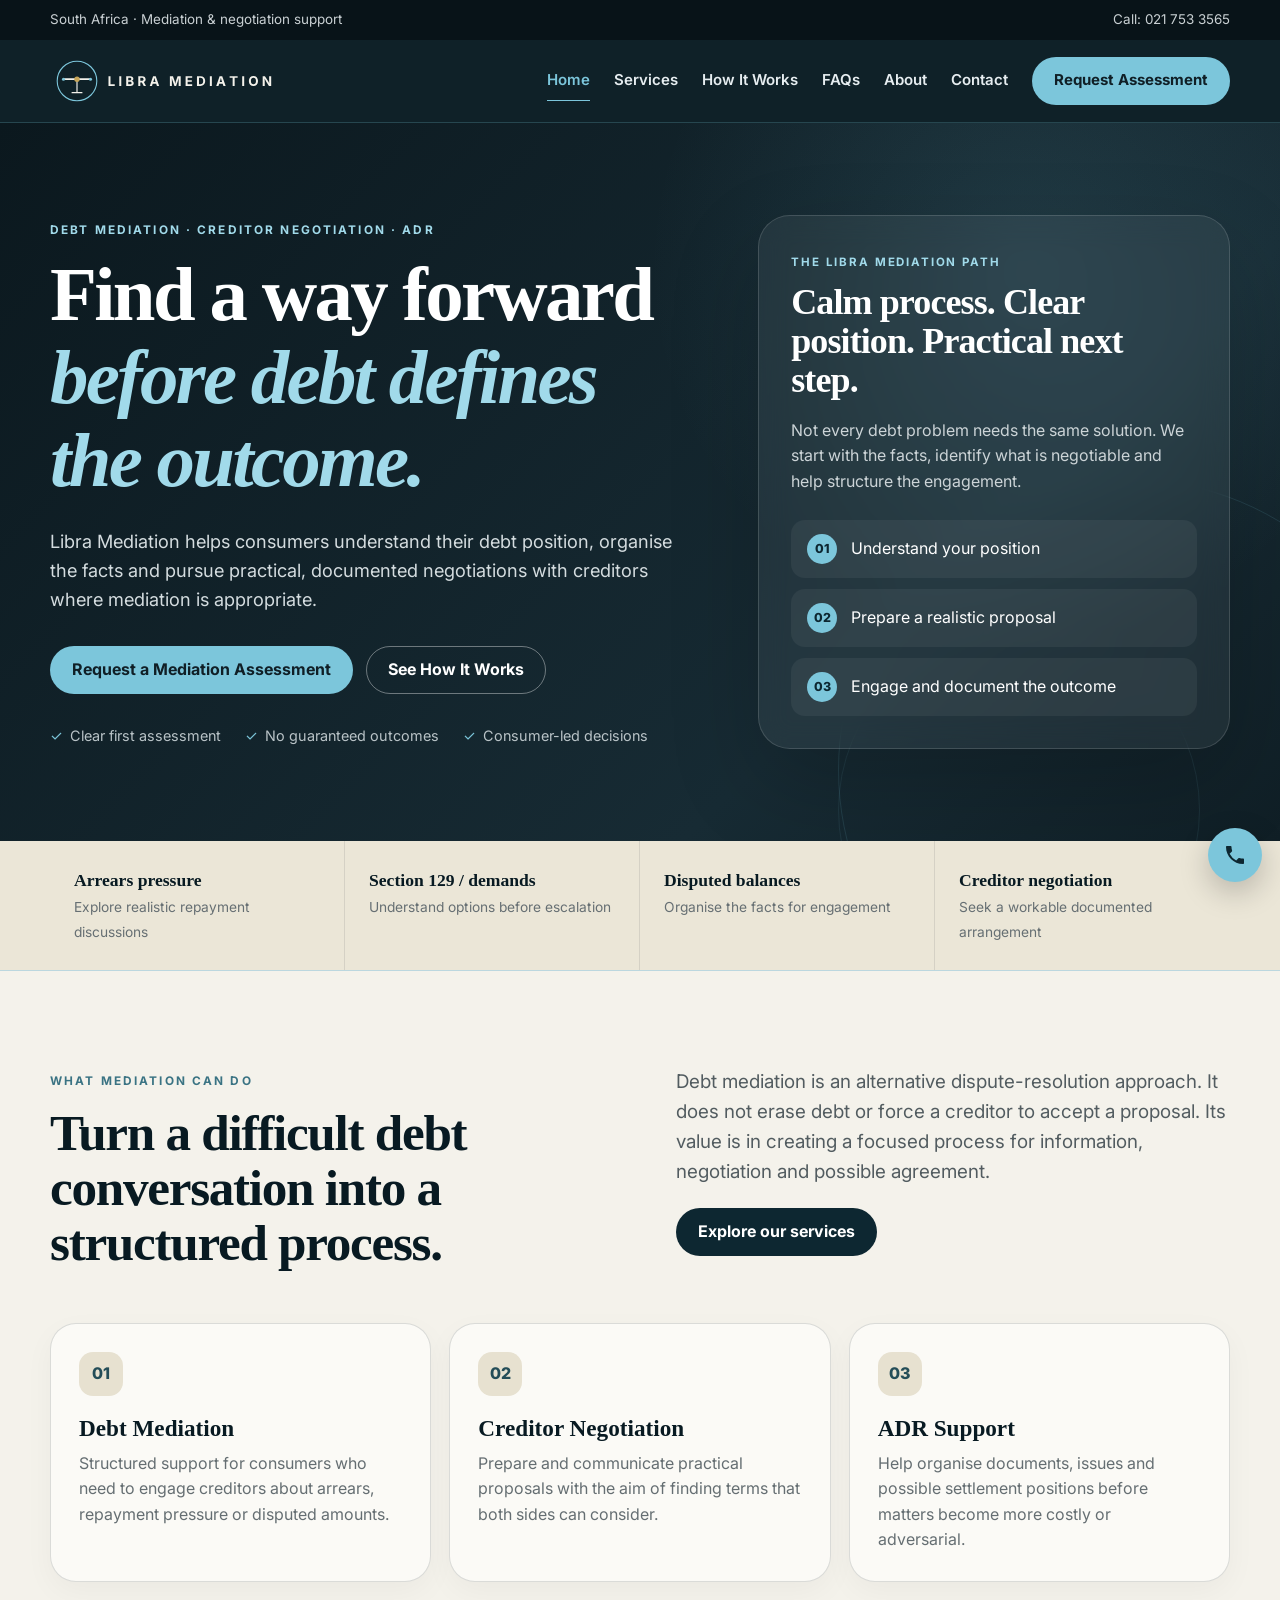
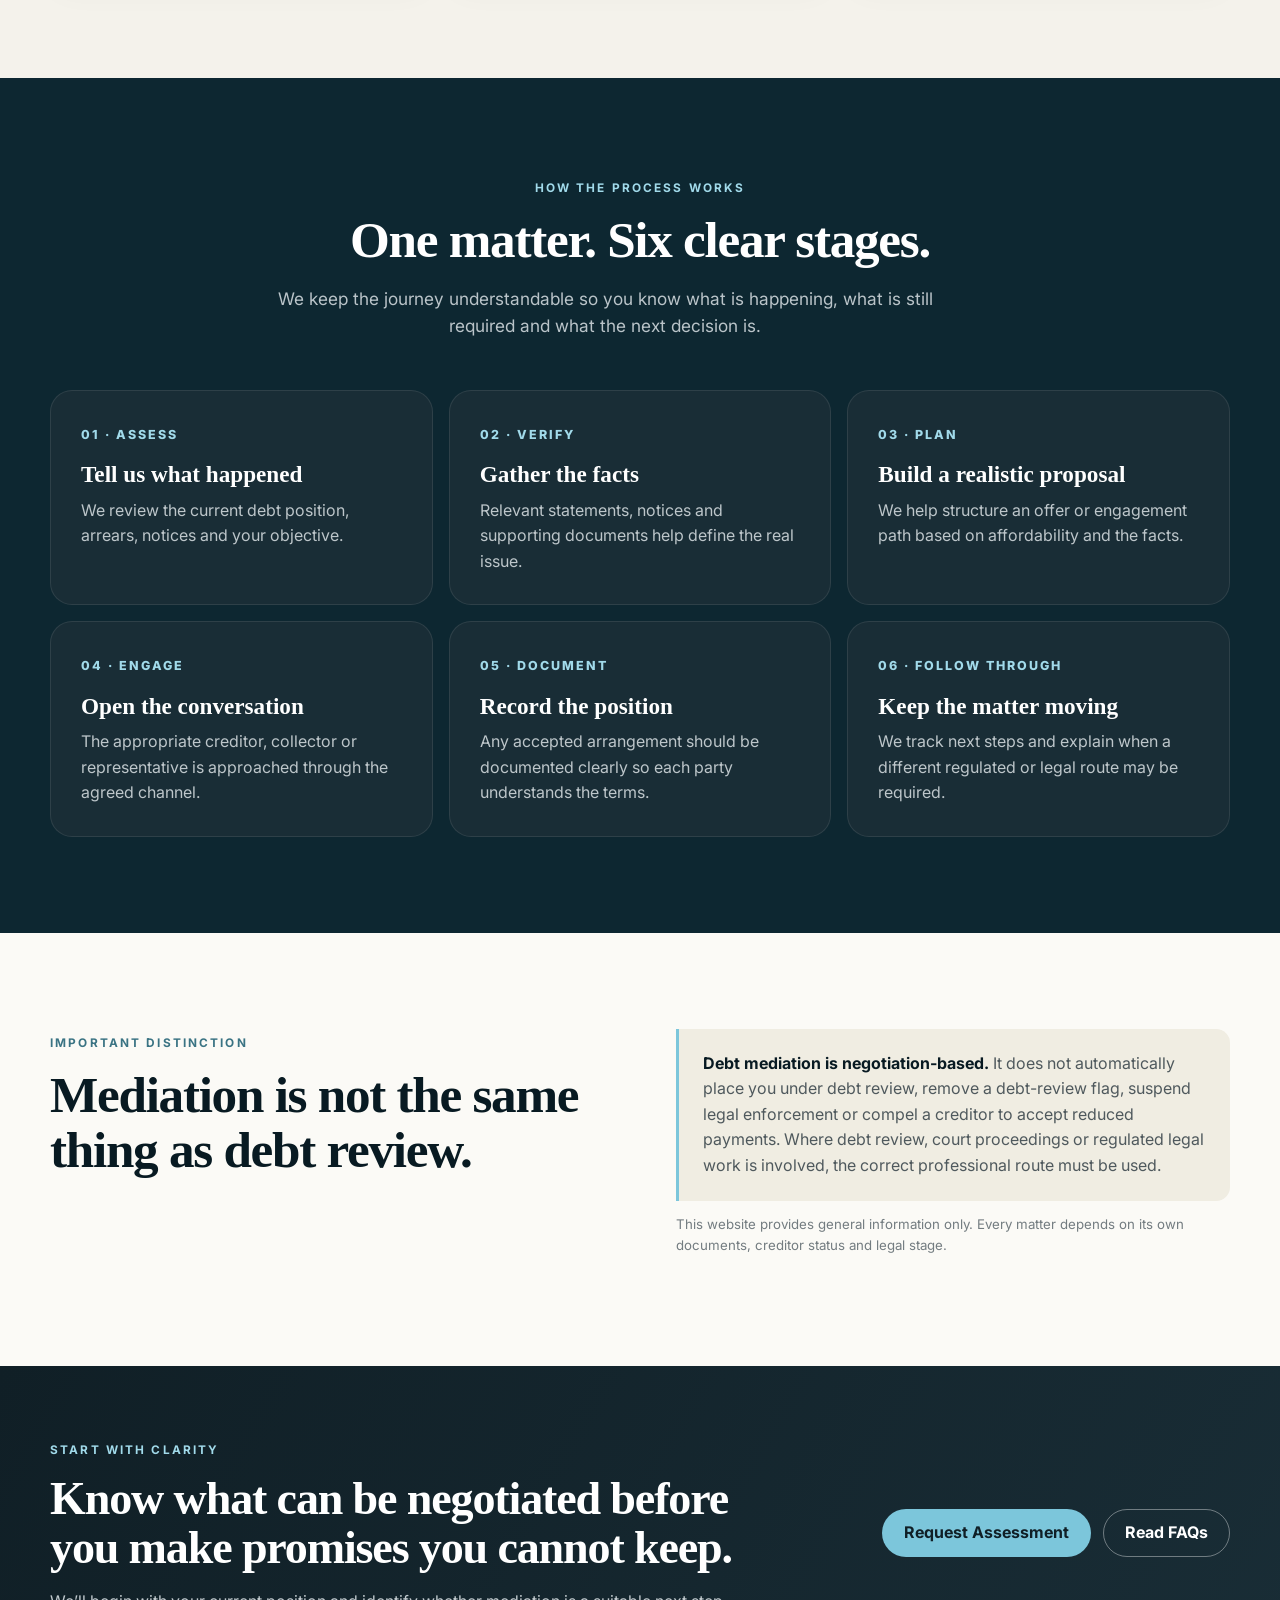
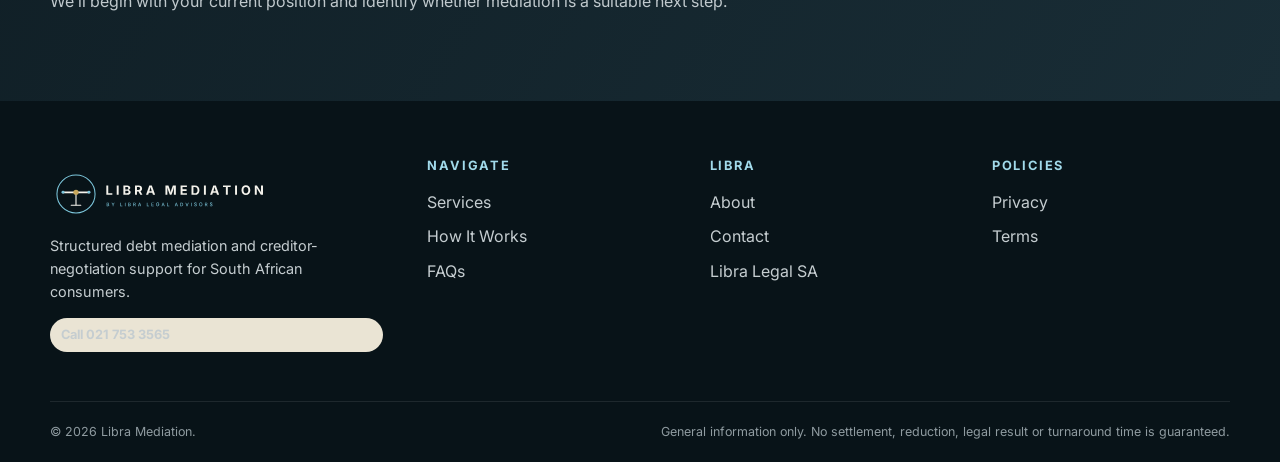
<file: index.html>
<!doctype html><html lang="en"><head><meta charset="utf-8"><meta name="viewport" content="width=device-width,initial-scale=1"><title>Libra Mediation | Debt Mediation & Negotiation South Africa</title><meta name="description" content="Libra Mediation helps South African consumers explore structured debt mediation, creditor negotiation and alternative dispute resolution options."><link rel="stylesheet" href="/assets/styles.css"><link rel="icon" href="/favicon.svg" type="image/svg+xml"><link rel="icon" href="/favicon.ico" sizes="any"><link rel="apple-touch-icon" href="/apple-touch-icon.png"><meta name="theme-color" content="#081a22"><meta property="og:site_name" content="Libra Mediation"><meta property="og:type" content="website"><meta property="og:image" content="https://mediation.libralegalsa.co.za/og-image.png"><meta name="twitter:card" content="summary_large_image"><link rel="preconnect" href="https://fonts.googleapis.com"><link rel="preconnect" href="https://fonts.gstatic.com" crossorigin><link href="https://fonts.googleapis.com/css2?family=Inter:wght@400;500;600;700;800&display=swap" rel="stylesheet"></head><body>
<div class="utility"><div class="shell"><span>South Africa · Mediation & negotiation support</span><span>Call: <a href="tel:+27217533565">021 753 3565</a></span></div></div>
<header class="site-header"><div class="shell nav-row"><a class="brand" href="/" aria-label="Libra Mediation home"><svg class="brand-logo" role="img" aria-label="Libra Mediation" xmlns="http://www.w3.org/2000/svg" viewBox="0 0 508 120"><g transform="translate(60,60) scale(1)"><circle r="44" fill="none" stroke="#7cc6db" stroke-width="2.4"/><line x1="-30" y1="-4" x2="30" y2="-4" stroke="#f4f2eb" stroke-width="4" stroke-linecap="round"/><line x1="0" y1="-4" x2="0" y2="26" stroke="#f4f2eb" stroke-width="2.6"/><line x1="-11" y1="26" x2="11" y2="26" stroke="#f4f2eb" stroke-width="2.6" stroke-linecap="round"/><circle cy="-4" r="6" fill="#c7a65a"/><circle cx="-30" cy="-4" r="3.4" fill="#7cc6db"/><circle cx="30" cy="-4" r="3.4" fill="#7cc6db"/></g><path d="M129.9775390625 71.0H143.8642578125V67.2939453125H134.4453125V49.173828125H129.9775390625ZM158.408203125 49.173828125H153.9404296875V71.0H158.408203125ZM169.36328125 71.0H178.5771484375C183.4990234375 71.0 186.0771484375 68.4365234375 186.0771484375 64.9794921875C186.0771484375 61.7421875 183.7626953125 59.80859375 181.3017578125 59.69140625V59.4716796875C183.54296875 58.9736328125 185.2275390625 57.376953125 185.2275390625 54.7841796875C185.2275390625 51.517578125 182.810546875 49.173828125 178.0205078125 49.173828125H169.36328125ZM173.8310546875 67.3232421875V61.4052734375H177.8154296875C180.056640625 61.4052734375 181.4775390625 62.7236328125 181.4775390625 64.5546875C181.4775390625 66.2099609375 180.3203125 67.3232421875 177.6982421875 67.3232421875ZM173.8310546875 58.34375V52.8212890625H177.44921875C179.5439453125 52.8212890625 180.701171875 53.9052734375 180.701171875 55.501953125C180.701171875 57.259765625 179.2802734375 58.34375 177.361328125 58.34375ZM196.2119140625 71.0H200.6796875V63.20703125H204.1953125L208.35546875 71.0H213.306640625L208.6630859375 62.4892578125C211.1533203125 61.419921875 212.5302734375 59.2666015625 212.5302734375 56.2783203125C212.5302734375 51.986328125 209.6884765625 49.173828125 204.72265625 49.173828125H196.2119140625ZM200.6796875 59.5888671875V52.865234375H203.8876953125C206.626953125 52.865234375 207.916015625 54.0810546875 207.916015625 56.2783203125C207.916015625 58.4609375 206.626953125 59.5888671875 203.90234375 59.5888671875ZM221.654296875 71.0H226.5908203125L228.216796875 65.931640625H235.9658203125L237.650390625 71.0H242.6162109375L234.9697265625 49.173828125H229.1103515625ZM229.330078125 62.4306640625 229.9599609375 60.4677734375C230.619140625 58.2705078125 231.263671875 55.677734375 231.99609375 52.6748046875C232.7578125 55.6484375 233.4462890625 58.2265625 234.1494140625 60.4677734375L234.80859375 62.4306640625ZM266.416015625 71.0H270.8544921875V60.7021484375C270.8544921875 59.0615234375 270.7373046875 55.853515625 270.693359375 53.2021484375C271.4697265625 56.1318359375 272.3486328125 59.193359375 272.861328125 60.7021484375L276.5380859375 71.0H280.302734375L283.9208984375 60.7021484375C284.43359375 59.1494140625 285.3564453125 55.970703125 286.0888671875 53.0263671875C286.044921875 55.7802734375 285.927734375 59.0615234375 285.927734375 60.7021484375V71.0H290.4248046875V49.173828125H283.5400390625L280.0537109375 59.193359375C279.6142578125 60.5849609375 278.9404296875 63.5 278.4423828125 65.8583984375C277.9296875 63.4853515625 277.255859375 60.5703125 276.81640625 59.193359375L273.271484375 49.173828125H266.416015625ZM301.365234375 71.0H315.9990234375V67.2939453125H305.8330078125V61.80078125H315.2080078125V58.1533203125H305.8330078125V52.8798828125H315.9697265625V49.173828125H301.365234375ZM334.263671875 71.0C340.8994140625 71.0 344.8984375 66.8984375 344.8984375 60.072265625C344.8984375 53.275390625 340.8994140625 49.173828125 334.3369140625 49.173828125H326.587890625V71.0ZM331.0556640625 67.1474609375V53.0263671875H334.0732421875C338.248046875 53.0263671875 340.4453125 55.1943359375 340.4453125 60.072265625C340.4453125 64.9794921875 338.248046875 67.1474609375 334.0439453125 67.1474609375ZM359.720703125 49.173828125H355.2529296875V71.0H359.720703125ZM369.416015625 71.0H374.3525390625L375.978515625 65.931640625H383.7275390625L385.412109375 71.0H390.3779296875L382.7314453125 49.173828125H376.8720703125ZM377.091796875 62.4306640625 377.7216796875 60.4677734375C378.380859375 58.2705078125 379.025390625 55.677734375 379.7578125 52.6748046875C380.51953125 55.6484375 381.2080078125 58.2265625 381.9111328125 60.4677734375L382.5703125 62.4306640625ZM399.1943359375 52.8798828125H405.8740234375V71.0H410.3564453125V52.8798828125H417.021484375V49.173828125H399.1943359375ZM431.5654296875 49.173828125H427.09765625V71.0H431.5654296875ZM452.1005859375 71.29296875C457.88671875 71.29296875 462.28125 67.2060546875 462.28125 60.1015625C462.28125 52.9677734375 457.88671875 48.880859375 452.1005859375 48.880859375C446.314453125 48.880859375 441.919921875 52.9677734375 441.919921875 60.1015625C441.919921875 67.19140625 446.314453125 71.29296875 452.1005859375 71.29296875ZM452.1005859375 67.3232421875C448.716796875 67.3232421875 446.4609375 64.7744140625 446.4609375 60.1015625C446.4609375 55.4140625 448.716796875 52.8505859375 452.1005859375 52.8505859375C455.484375 52.8505859375 457.740234375 55.3994140625 457.740234375 60.1015625C457.740234375 64.7744140625 455.484375 67.3232421875 452.1005859375 67.3232421875ZM472.6357421875 71.0H477.2060546875V60.9658203125C477.2060546875 59.6767578125 477.07421875 57.3330078125 476.9130859375 54.6962890625C478.2607421875 57.4208984375 479.06640625 59.017578125 480.2822265625 60.98046875L486.5517578125 71.0H491.546875V49.173828125H486.9765625V59.6474609375C486.9765625 61.0830078125 487.09375 63.4267578125 487.2548828125 65.5654296875C486.302734375 63.294921875 485.3798828125 61.6396484375 484.515625 60.21875L477.6162109375 49.173828125H472.6357421875Z" fill="#f4f2eb"/></svg></a><button class="menu-button" aria-label="Toggle navigation" aria-expanded="false"><span></span><span></span><span></span></button><nav class="nav-links"><a class="active" href="/">Home</a><a href="/services">Services</a><a href="/how-it-works">How It Works</a><a href="/faq">FAQs</a><a href="/about">About</a><a href="/contact">Contact</a><a class="button button-gold" href="/assessment">Request Assessment</a></nav></div></header>
<main>
<section class="hero"><div class="shell hero-grid"><div><span class="eyebrow light">Debt mediation · creditor negotiation · ADR</span><h1>Find a way forward <em>before debt defines the outcome.</em></h1><p class="hero-lead">Libra Mediation helps consumers understand their debt position, organise the facts and pursue practical, documented negotiations with creditors where mediation is appropriate.</p><div class="hero-actions"><a class="button button-gold" href="/assessment">Request a Mediation Assessment</a><a class="button button-outline" href="/how-it-works">See How It Works</a></div><div class="trust-row"><span>Clear first assessment</span><span>No guaranteed outcomes</span><span>Consumer-led decisions</span></div></div><aside class="hero-card"><span class="mini">THE LIBRA MEDIATION PATH</span><h2>Calm process. Clear position. Practical next step.</h2><p>Not every debt problem needs the same solution. We start with the facts, identify what is negotiable and help structure the engagement.</p><div class="path-list"><div class="path-item"><span class="path-num">01</span><span>Understand your position</span></div><div class="path-item"><span class="path-num">02</span><span>Prepare a realistic proposal</span></div><div class="path-item"><span class="path-num">03</span><span>Engage and document the outcome</span></div></div></aside></div></section>
<section class="signal-strip"><div class="shell signal-grid"><div><strong>Arrears pressure</strong><span>Explore realistic repayment discussions</span></div><div><strong>Section 129 / demands</strong><span>Understand options before escalation</span></div><div><strong>Disputed balances</strong><span>Organise the facts for engagement</span></div><div><strong>Creditor negotiation</strong><span>Seek a workable documented arrangement</span></div></div></section>
<section class="section ivory"><div class="shell split"><div><span class="eyebrow">What mediation can do</span><h2>Turn a difficult debt conversation into a structured process.</h2></div><div><p class="big-copy">Debt mediation is an alternative dispute-resolution approach. It does not erase debt or force a creditor to accept a proposal. Its value is in creating a focused process for information, negotiation and possible agreement.</p><a class="button button-dark" href="/services">Explore our services</a></div></div><div class="shell cards" style="margin-top:52px"><article class="card"><div class="icon">01</div><h3>Debt Mediation</h3><p>Structured support for consumers who need to engage creditors about arrears, repayment pressure or disputed amounts.</p></article><article class="card"><div class="icon">02</div><h3>Creditor Negotiation</h3><p>Prepare and communicate practical proposals with the aim of finding terms that both sides can consider.</p></article><article class="card"><div class="icon">03</div><h3>ADR Support</h3><p>Help organise documents, issues and possible settlement positions before matters become more costly or adversarial.</p></article></div></section>
<section class="section deep"><div class="shell section-head center"><span class="eyebrow light">How the process works</span><h2>One matter. Six clear stages.</h2><p>We keep the journey understandable so you know what is happening, what is still required and what the next decision is.</p></div><div class="shell process-grid"><article class="process-step"><span class="number">01 · ASSESS</span><h3>Tell us what happened</h3><p>We review the current debt position, arrears, notices and your objective.</p></article><article class="process-step"><span class="number">02 · VERIFY</span><h3>Gather the facts</h3><p>Relevant statements, notices and supporting documents help define the real issue.</p></article><article class="process-step"><span class="number">03 · PLAN</span><h3>Build a realistic proposal</h3><p>We help structure an offer or engagement path based on affordability and the facts.</p></article><article class="process-step"><span class="number">04 · ENGAGE</span><h3>Open the conversation</h3><p>The appropriate creditor, collector or representative is approached through the agreed channel.</p></article><article class="process-step"><span class="number">05 · DOCUMENT</span><h3>Record the position</h3><p>Any accepted arrangement should be documented clearly so each party understands the terms.</p></article><article class="process-step"><span class="number">06 · FOLLOW THROUGH</span><h3>Keep the matter moving</h3><p>We track next steps and explain when a different regulated or legal route may be required.</p></article></div></section>
<section class="section"><div class="shell split"><div><span class="eyebrow">Important distinction</span><h2>Mediation is not the same thing as debt review.</h2></div><div><div class="notice"><strong>Debt mediation is negotiation-based.</strong> It does not automatically place you under debt review, remove a debt-review flag, suspend legal enforcement or compel a creditor to accept reduced payments. Where debt review, court proceedings or regulated legal work is involved, the correct professional route must be used.</div><p class="small-note">This website provides general information only. Every matter depends on its own documents, creditor status and legal stage.</p></div></div></section>
<section class="cta-band"><div class="shell cta-grid"><div><span class="eyebrow light">Start with clarity</span><h2>Know what can be negotiated before you make promises you cannot keep.</h2><p>We’ll begin with your current position and identify whether mediation is a suitable next step.</p></div><div class="cta-actions"><a class="button button-gold" href="/assessment">Request Assessment</a><a class="button button-outline" href="/faq">Read FAQs</a></div></div></section>
</main>
<footer class="site-footer"><div class="shell footer-grid"><div><a class="brand" href="/"><svg class="brand-logo brand-logo-endorsed" role="img" aria-label="Libra Mediation by libra legal advisors" xmlns="http://www.w3.org/2000/svg" viewBox="0 0 508 120"><g transform="translate(60,60) scale(1)"><circle r="44" fill="none" stroke="#7cc6db" stroke-width="2.4"/><line x1="-30" y1="-4" x2="30" y2="-4" stroke="#f4f2eb" stroke-width="4" stroke-linecap="round"/><line x1="0" y1="-4" x2="0" y2="26" stroke="#f4f2eb" stroke-width="2.6"/><line x1="-11" y1="26" x2="11" y2="26" stroke="#f4f2eb" stroke-width="2.6" stroke-linecap="round"/><circle cy="-4" r="6" fill="#c7a65a"/><circle cx="-30" cy="-4" r="3.4" fill="#7cc6db"/><circle cx="30" cy="-4" r="3.4" fill="#7cc6db"/></g><path d="M129.9775390625 62.0H143.8642578125V58.2939453125H134.4453125V40.173828125H129.9775390625ZM158.408203125 40.173828125H153.9404296875V62.0H158.408203125ZM169.36328125 62.0H178.5771484375C183.4990234375 62.0 186.0771484375 59.4365234375 186.0771484375 55.9794921875C186.0771484375 52.7421875 183.7626953125 50.80859375 181.3017578125 50.69140625V50.4716796875C183.54296875 49.9736328125 185.2275390625 48.376953125 185.2275390625 45.7841796875C185.2275390625 42.517578125 182.810546875 40.173828125 178.0205078125 40.173828125H169.36328125ZM173.8310546875 58.3232421875V52.4052734375H177.8154296875C180.056640625 52.4052734375 181.4775390625 53.7236328125 181.4775390625 55.5546875C181.4775390625 57.2099609375 180.3203125 58.3232421875 177.6982421875 58.3232421875ZM173.8310546875 49.34375V43.8212890625H177.44921875C179.5439453125 43.8212890625 180.701171875 44.9052734375 180.701171875 46.501953125C180.701171875 48.259765625 179.2802734375 49.34375 177.361328125 49.34375ZM196.2119140625 62.0H200.6796875V54.20703125H204.1953125L208.35546875 62.0H213.306640625L208.6630859375 53.4892578125C211.1533203125 52.419921875 212.5302734375 50.2666015625 212.5302734375 47.2783203125C212.5302734375 42.986328125 209.6884765625 40.173828125 204.72265625 40.173828125H196.2119140625ZM200.6796875 50.5888671875V43.865234375H203.8876953125C206.626953125 43.865234375 207.916015625 45.0810546875 207.916015625 47.2783203125C207.916015625 49.4609375 206.626953125 50.5888671875 203.90234375 50.5888671875ZM221.654296875 62.0H226.5908203125L228.216796875 56.931640625H235.9658203125L237.650390625 62.0H242.6162109375L234.9697265625 40.173828125H229.1103515625ZM229.330078125 53.4306640625 229.9599609375 51.4677734375C230.619140625 49.2705078125 231.263671875 46.677734375 231.99609375 43.6748046875C232.7578125 46.6484375 233.4462890625 49.2265625 234.1494140625 51.4677734375L234.80859375 53.4306640625ZM266.416015625 62.0H270.8544921875V51.7021484375C270.8544921875 50.0615234375 270.7373046875 46.853515625 270.693359375 44.2021484375C271.4697265625 47.1318359375 272.3486328125 50.193359375 272.861328125 51.7021484375L276.5380859375 62.0H280.302734375L283.9208984375 51.7021484375C284.43359375 50.1494140625 285.3564453125 46.970703125 286.0888671875 44.0263671875C286.044921875 46.7802734375 285.927734375 50.0615234375 285.927734375 51.7021484375V62.0H290.4248046875V40.173828125H283.5400390625L280.0537109375 50.193359375C279.6142578125 51.5849609375 278.9404296875 54.5 278.4423828125 56.8583984375C277.9296875 54.4853515625 277.255859375 51.5703125 276.81640625 50.193359375L273.271484375 40.173828125H266.416015625ZM301.365234375 62.0H315.9990234375V58.2939453125H305.8330078125V52.80078125H315.2080078125V49.1533203125H305.8330078125V43.8798828125H315.9697265625V40.173828125H301.365234375ZM334.263671875 62.0C340.8994140625 62.0 344.8984375 57.8984375 344.8984375 51.072265625C344.8984375 44.275390625 340.8994140625 40.173828125 334.3369140625 40.173828125H326.587890625V62.0ZM331.0556640625 58.1474609375V44.0263671875H334.0732421875C338.248046875 44.0263671875 340.4453125 46.1943359375 340.4453125 51.072265625C340.4453125 55.9794921875 338.248046875 58.1474609375 334.0439453125 58.1474609375ZM359.720703125 40.173828125H355.2529296875V62.0H359.720703125ZM369.416015625 62.0H374.3525390625L375.978515625 56.931640625H383.7275390625L385.412109375 62.0H390.3779296875L382.7314453125 40.173828125H376.8720703125ZM377.091796875 53.4306640625 377.7216796875 51.4677734375C378.380859375 49.2705078125 379.025390625 46.677734375 379.7578125 43.6748046875C380.51953125 46.6484375 381.2080078125 49.2265625 381.9111328125 51.4677734375L382.5703125 53.4306640625ZM399.1943359375 43.8798828125H405.8740234375V62.0H410.3564453125V43.8798828125H417.021484375V40.173828125H399.1943359375ZM431.5654296875 40.173828125H427.09765625V62.0H431.5654296875ZM452.1005859375 62.29296875C457.88671875 62.29296875 462.28125 58.2060546875 462.28125 51.1015625C462.28125 43.9677734375 457.88671875 39.880859375 452.1005859375 39.880859375C446.314453125 39.880859375 441.919921875 43.9677734375 441.919921875 51.1015625C441.919921875 58.19140625 446.314453125 62.29296875 452.1005859375 62.29296875ZM452.1005859375 58.3232421875C448.716796875 58.3232421875 446.4609375 55.7744140625 446.4609375 51.1015625C446.4609375 46.4140625 448.716796875 43.8505859375 452.1005859375 43.8505859375C455.484375 43.8505859375 457.740234375 46.3994140625 457.740234375 51.1015625C457.740234375 55.7744140625 455.484375 58.3232421875 452.1005859375 58.3232421875ZM472.6357421875 62.0H477.2060546875V51.9658203125C477.2060546875 50.6767578125 477.07421875 48.3330078125 476.9130859375 45.6962890625C478.2607421875 48.4208984375 479.06640625 50.017578125 480.2822265625 51.98046875L486.5517578125 62.0H491.546875V40.173828125H486.9765625V50.6474609375C486.9765625 52.0830078125 487.09375 54.4267578125 487.2548828125 56.5654296875C486.302734375 54.294921875 485.3798828125 52.6396484375 484.515625 51.21875L477.6162109375 40.173828125H472.6357421875Z" fill="#f4f2eb"/><path d="M130.88623046875 88.0H133.9638671875C135.822265625 88.0 136.66552734375 87.07080078125 136.66552734375 85.8408203125C136.66552734375 84.61083984375 135.80078125 83.91259765625 135.00048828125 83.86962890625V83.7890625C135.74169921875 83.6064453125 136.35400390625 83.09619140625 136.35400390625 82.09716796875C136.35400390625 80.91552734375 135.5322265625 79.9970703125 133.8349609375 79.9970703125H130.88623046875ZM132.11083984375 86.947265625V84.40673828125H133.888671875C134.8447265625 84.40673828125 135.45166015625 85.0244140625 135.45166015625 85.78173828125C135.45166015625 86.44775390625 134.98974609375 86.947265625 133.84033203125 86.947265625ZM132.11083984375 83.46142578125V81.04443359375H133.7490234375C134.69970703125 81.04443359375 135.15087890625 81.5439453125 135.15087890625 82.19921875C135.15087890625 82.96728515625 134.52783203125 83.46142578125 133.716796875 83.46142578125ZM144.94677734375 88.0H146.17138671875V84.81494140625L149.109375 79.9970703125H147.68603515625L146.1982421875 82.54833984375C145.9619140625 82.951171875 145.7685546875 83.31103515625 145.56982421875 83.79443359375C145.37109375 83.32177734375 145.177734375 82.96728515625 144.9306640625 82.54833984375L143.4267578125 79.9970703125H141.998046875L144.94677734375 84.81494140625ZM162.2021484375 88.0H167.05224609375V86.947265625H163.4267578125V79.9970703125H162.2021484375ZM174.146484375 79.9970703125H172.921875V88.0H174.146484375ZM180.4189453125 88.0H183.49658203125C185.35498046875 88.0 186.1982421875 87.07080078125 186.1982421875 85.8408203125C186.1982421875 84.61083984375 185.33349609375 83.91259765625 184.533203125 83.86962890625V83.7890625C185.2744140625 83.6064453125 185.88671875 83.09619140625 185.88671875 82.09716796875C185.88671875 80.91552734375 185.06494140625 79.9970703125 183.36767578125 79.9970703125H180.4189453125ZM181.6435546875 86.947265625V84.40673828125H183.42138671875C184.37744140625 84.40673828125 184.984375 85.0244140625 184.984375 85.78173828125C184.984375 86.44775390625 184.5224609375 86.947265625 183.373046875 86.947265625ZM181.6435546875 83.46142578125V81.04443359375H183.28173828125C184.232421875 81.04443359375 184.68359375 81.5439453125 184.68359375 82.19921875C184.68359375 82.96728515625 184.060546875 83.46142578125 183.24951171875 83.46142578125ZM192.14306640625 88.0H193.36767578125V84.97607421875H195.00048828125C195.02197265625 84.97607421875 195.048828125 84.97607421875 195.0703125 84.97607421875L196.6923828125 88.0H198.08349609375L196.32177734375 84.7666015625C197.2939453125 84.4013671875 197.78271484375 83.5849609375 197.78271484375 82.5107421875C197.78271484375 81.03369140625 196.8642578125 79.9970703125 195.01123046875 79.9970703125H192.14306640625ZM193.36767578125 83.9287109375V81.04443359375H194.87158203125C196.05322265625 81.04443359375 196.5419921875 81.6083984375 196.5419921875 82.5107421875C196.5419921875 83.40771484375 196.05322265625 83.9287109375 194.88232421875 83.9287109375ZM203.158203125 88.0H204.48486328125L205.19921875 85.88916015625H208.3466796875L209.08251953125 88.0H210.4091796875L207.5087890625 79.9970703125H206.0048828125ZM205.54833984375 84.86865234375 205.994140625 83.54736328125C206.19287109375 82.93505859375 206.43994140625 82.1025390625 206.75146484375 80.95849609375C207.068359375 82.091796875 207.31005859375 82.908203125 207.52490234375 83.54736328125L207.98681640625 84.86865234375ZM223.501953125 88.0H228.35205078125V86.947265625H224.7265625V79.9970703125H223.501953125ZM234.2216796875 88.0H239.2919921875V86.947265625H235.4462890625V84.48193359375H238.9912109375V83.4345703125H235.4462890625V81.0498046875H239.259765625V79.9970703125H234.2216796875ZM248.71728515625 88.107421875C250.65625 88.107421875 252.05810546875 86.83984375 252.05810546875 84.81494140625V83.896484375H248.89990234375V84.90625H250.8603515625C250.83349609375 86.1845703125 249.990234375 86.990234375 248.72265625 86.990234375C247.31005859375 86.990234375 246.28955078125 85.9267578125 246.28955078125 83.99853515625C246.28955078125 82.06494140625 247.326171875 81.0068359375 248.67431640625 81.0068359375C249.72705078125 81.0068359375 250.44140625 81.59228515625 250.7314453125 82.52685546875H251.98828125C251.7197265625 80.96923828125 250.3876953125 79.8896484375 248.66357421875 79.8896484375C246.59033203125 79.8896484375 245.07568359375 81.447265625 245.07568359375 84.00390625C245.07568359375 86.53369140625 246.5419921875 88.107421875 248.71728515625 88.107421875ZM257.4658203125 88.0H258.79248046875L259.5068359375 85.88916015625H262.654296875L263.39013671875 88.0H264.716796875L261.81640625 79.9970703125H260.3125ZM259.85595703125 84.86865234375 260.3017578125 83.54736328125C260.50048828125 82.93505859375 260.74755859375 82.1025390625 261.05908203125 80.95849609375C261.3759765625 82.091796875 261.61767578125 82.908203125 261.83251953125 83.54736328125L262.29443359375 84.86865234375ZM270.376953125 88.0H275.22705078125V86.947265625H271.6015625V79.9970703125H270.376953125ZM287.9169921875 88.0H289.24365234375L289.9580078125 85.88916015625H293.10546875L293.84130859375 88.0H295.16796875L292.267578125 79.9970703125H290.763671875ZM290.30712890625 84.86865234375 290.7529296875 83.54736328125C290.95166015625 82.93505859375 291.19873046875 82.1025390625 291.51025390625 80.95849609375C291.8271484375 82.091796875 292.06884765625 82.908203125 292.28369140625 83.54736328125L292.74560546875 84.86865234375ZM303.43310546875 88.0C305.8662109375 88.0 307.27880859375 86.49072265625 307.27880859375 83.98779296875C307.27880859375 81.5009765625 305.8662109375 79.9970703125 303.50830078125 79.9970703125H300.828125V88.0ZM302.052734375 86.92578125V81.0712890625H303.427734375C305.17333984375 81.0712890625 306.07568359375 82.10791015625 306.07568359375 83.98779296875C306.07568359375 85.8837890625 305.17333984375 86.92578125 303.36328125 86.92578125ZM315.54931640625 88.0H317.0478515625L319.9052734375 79.9970703125H318.57861328125L317.06396484375 84.44970703125C316.865234375 85.056640625 316.6181640625 85.87841796875 316.306640625 87.01708984375C315.98974609375 85.89990234375 315.7373046875 85.056640625 315.533203125 84.44970703125L313.9755859375 79.9970703125H312.654296875ZM326.7900390625 79.9970703125H325.5654296875V88.0H326.7900390625ZM335.748046875 88.13427734375C337.6279296875 88.13427734375 338.712890625 87.14599609375 338.712890625 85.787109375C338.712890625 84.34228515625 337.42919921875 83.79443359375 336.40869140625 83.53125L335.6298828125 83.3271484375C335.017578125 83.166015625 334.1904296875 82.88134765625 334.1904296875 82.1240234375C334.1904296875 81.447265625 334.802734375 80.953125 335.77490234375 80.953125C336.6826171875 80.953125 337.33251953125 81.3720703125 337.4130859375 82.1025390625H338.60546875C338.56787109375 80.82958984375 337.4453125 79.8896484375 335.8017578125 79.8896484375C334.1904296875 79.8896484375 332.9658203125 80.80810546875 332.9658203125 82.19384765625C332.9658203125 83.28955078125 333.7392578125 83.9609375 335.0498046875 84.31005859375L335.984375 84.56787109375C336.84375 84.798828125 337.50439453125 85.07275390625 337.50439453125 85.77099609375C337.50439453125 86.54443359375 336.7578125 87.06005859375 335.74267578125 87.06005859375C334.81884765625 87.06005859375 334.04541015625 86.65185546875 333.9755859375 85.7763671875H332.74560546875C332.82080078125 87.2373046875 333.94873046875 88.13427734375 335.748046875 88.13427734375ZM348.00390625 88.107421875C350.0771484375 88.107421875 351.60791015625 86.560546875 351.60791015625 84.00390625C351.60791015625 81.4365234375 350.0771484375 79.8896484375 348.00390625 79.8896484375C345.92529296875 79.8896484375 344.38916015625 81.4365234375 344.38916015625 84.00390625C344.38916015625 86.560546875 345.92529296875 88.107421875 348.00390625 88.107421875ZM348.00390625 86.990234375C346.62890625 86.990234375 345.60302734375 85.9375 345.60302734375 84.00390625C345.60302734375 82.06494140625 346.62890625 81.0068359375 348.00390625 81.0068359375C349.3681640625 81.0068359375 350.39404296875 82.0595703125 350.39404296875 84.00390625C350.39404296875 85.9375 349.3681640625 86.990234375 348.00390625 86.990234375ZM357.60107421875 88.0H358.82568359375V84.97607421875H360.45849609375C360.47998046875 84.97607421875 360.5068359375 84.97607421875 360.5283203125 84.97607421875L362.150390625 88.0H363.54150390625L361.77978515625 84.7666015625C362.751953125 84.4013671875 363.24072265625 83.5849609375 363.24072265625 82.5107421875C363.24072265625 81.03369140625 362.322265625 79.9970703125 360.46923828125 79.9970703125H357.60107421875ZM358.82568359375 83.9287109375V81.04443359375H360.32958984375C361.51123046875 81.04443359375 362.0 81.6083984375 362.0 82.5107421875C362.0 83.40771484375 361.51123046875 83.9287109375 360.34033203125 83.9287109375ZM371.9140625 88.13427734375C373.7939453125 88.13427734375 374.87890625 87.14599609375 374.87890625 85.787109375C374.87890625 84.34228515625 373.59521484375 83.79443359375 372.57470703125 83.53125L371.7958984375 83.3271484375C371.18359375 83.166015625 370.3564453125 82.88134765625 370.3564453125 82.1240234375C370.3564453125 81.447265625 370.96875 80.953125 371.94091796875 80.953125C372.8486328125 80.953125 373.49853515625 81.3720703125 373.5791015625 82.1025390625H374.771484375C374.73388671875 80.82958984375 373.611328125 79.8896484375 371.9677734375 79.8896484375C370.3564453125 79.8896484375 369.1318359375 80.80810546875 369.1318359375 82.19384765625C369.1318359375 83.28955078125 369.9052734375 83.9609375 371.2158203125 84.31005859375L372.150390625 84.56787109375C373.009765625 84.798828125 373.67041015625 85.07275390625 373.67041015625 85.77099609375C373.67041015625 86.54443359375 372.923828125 87.06005859375 371.90869140625 87.06005859375C370.98486328125 87.06005859375 370.21142578125 86.65185546875 370.1416015625 85.7763671875H368.91162109375C368.98681640625 87.2373046875 370.11474609375 88.13427734375 371.9140625 88.13427734375Z" fill="#7cc6db"/></svg></a><p class="footer-intro">Structured debt mediation and creditor-negotiation support for South African consumers.</p><a class="pill" href="tel:+27217533565">Call 021 753 3565</a></div><div><h3>Navigate</h3><a href="/services">Services</a><a href="/how-it-works">How It Works</a><a href="/faq">FAQs</a></div><div><h3>Libra</h3><a href="/about">About</a><a href="/contact">Contact</a><a href="https://libralegalsa.co.za">Libra Legal SA</a></div><div><h3>Policies</h3><a href="/privacy">Privacy</a><a href="/terms">Terms</a></div></div><div class="shell footer-bottom"><p>© <span data-year></span> Libra Mediation.</p><p>General information only. No settlement, reduction, legal result or turnaround time is guaranteed.</p></div></footer>
<div class="float-actions"><a class="float-action call" data-call aria-label="Call Libra Mediation"><svg viewBox="0 0 24 24" fill="currentColor"><path d="M6.6 10.8a15.5 15.5 0 0 0 6.6 6.6l2.2-2.2c.3-.3.7-.4 1-.2 1.1.4 2.3.6 3.6.6.6 0 1 .4 1 1V20c0 .6-.4 1-1 1C10.6 21 3 13.4 3 4c0-.6.4-1 1-1h3.5c.6 0 1 .4 1 1 0 1.3.2 2.5.6 3.6.1.4 0 .8-.2 1l-2.3 2.2Z"/></svg></a></div><script src="/assets/site.js"></script></body></html>
</file>
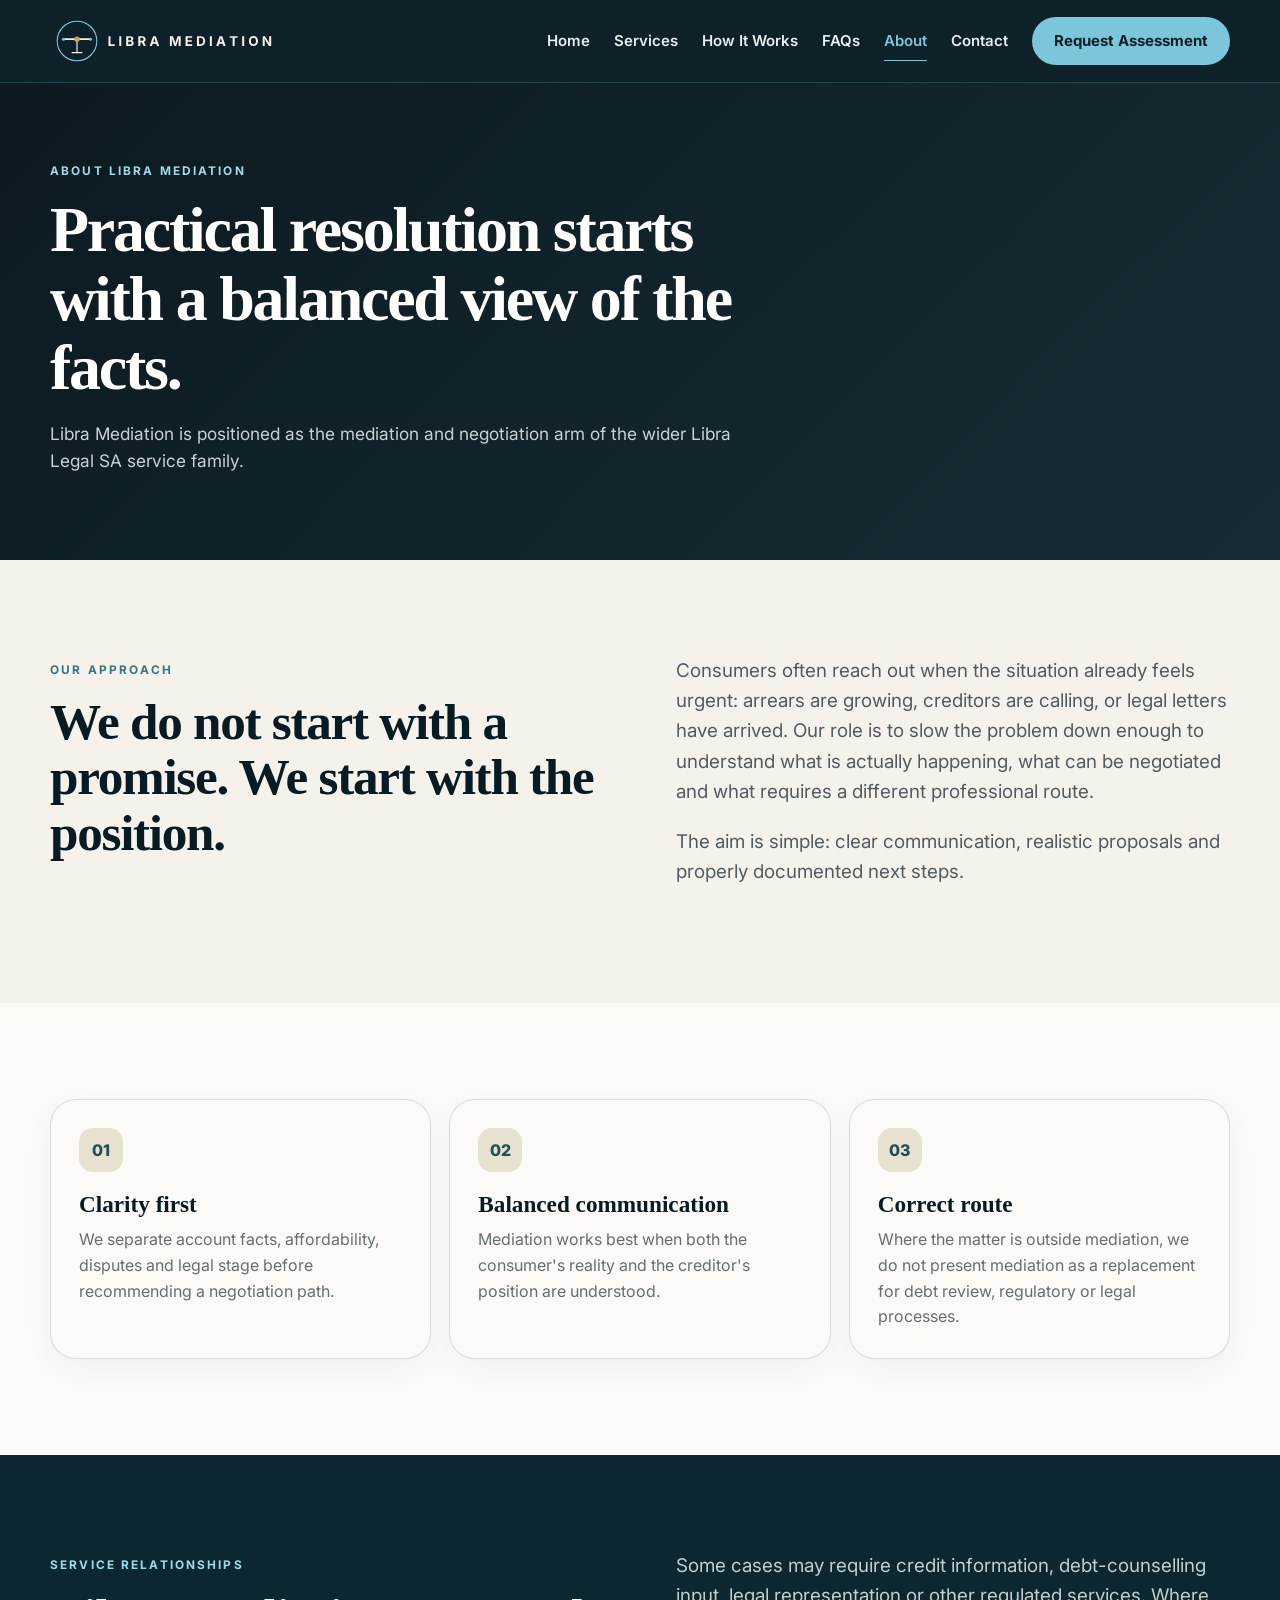
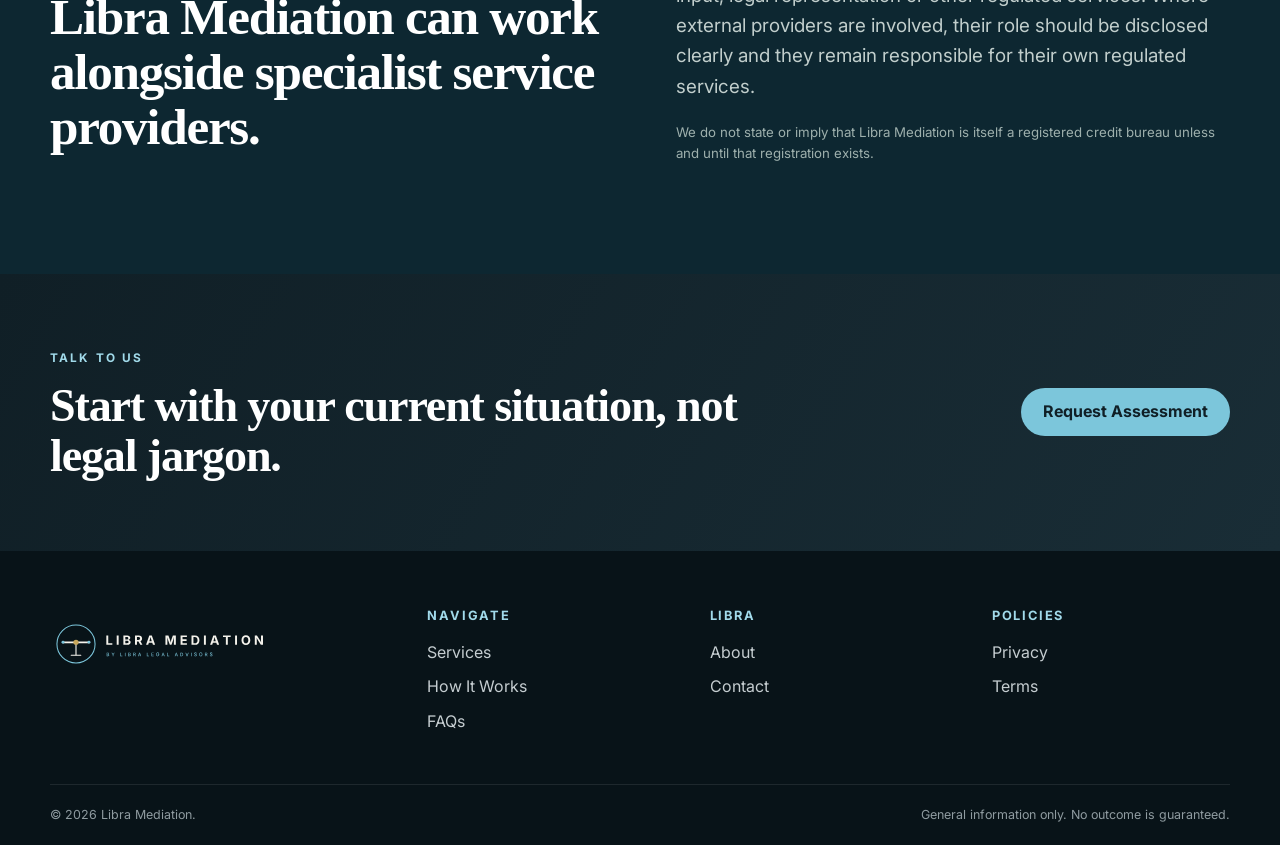
<file: about.html>
<!doctype html><html lang="en"><head><meta charset="utf-8"><meta name="viewport" content="width=device-width,initial-scale=1"><title>About | Libra Mediation</title><meta name="description" content="About Libra Mediation, a Libra Legal SA service focused on structured debt mediation and creditor negotiation."><link rel="stylesheet" href="/assets/styles.css"><link rel="icon" href="/favicon.svg" type="image/svg+xml"><link rel="icon" href="/favicon.ico" sizes="any"><link rel="apple-touch-icon" href="/apple-touch-icon.png"><meta name="theme-color" content="#081a22"><meta property="og:site_name" content="Libra Mediation"><meta property="og:type" content="website"><meta property="og:image" content="https://mediation.libralegalsa.co.za/og-image.png"><meta name="twitter:card" content="summary_large_image"><link rel="preconnect" href="https://fonts.googleapis.com"><link rel="preconnect" href="https://fonts.gstatic.com" crossorigin><link href="https://fonts.googleapis.com/css2?family=Inter:wght@400;500;600;700;800&display=swap" rel="stylesheet"></head><body>
<header class="site-header"><div class="shell nav-row"><a class="brand" href="/"><svg class="brand-logo" role="img" aria-label="Libra Mediation" xmlns="http://www.w3.org/2000/svg" viewBox="0 0 508 120"><g transform="translate(60,60) scale(1)"><circle r="44" fill="none" stroke="#7cc6db" stroke-width="2.4"/><line x1="-30" y1="-4" x2="30" y2="-4" stroke="#f4f2eb" stroke-width="4" stroke-linecap="round"/><line x1="0" y1="-4" x2="0" y2="26" stroke="#f4f2eb" stroke-width="2.6"/><line x1="-11" y1="26" x2="11" y2="26" stroke="#f4f2eb" stroke-width="2.6" stroke-linecap="round"/><circle cy="-4" r="6" fill="#c7a65a"/><circle cx="-30" cy="-4" r="3.4" fill="#7cc6db"/><circle cx="30" cy="-4" r="3.4" fill="#7cc6db"/></g><path d="M129.9775390625 71.0H143.8642578125V67.2939453125H134.4453125V49.173828125H129.9775390625ZM158.408203125 49.173828125H153.9404296875V71.0H158.408203125ZM169.36328125 71.0H178.5771484375C183.4990234375 71.0 186.0771484375 68.4365234375 186.0771484375 64.9794921875C186.0771484375 61.7421875 183.7626953125 59.80859375 181.3017578125 59.69140625V59.4716796875C183.54296875 58.9736328125 185.2275390625 57.376953125 185.2275390625 54.7841796875C185.2275390625 51.517578125 182.810546875 49.173828125 178.0205078125 49.173828125H169.36328125ZM173.8310546875 67.3232421875V61.4052734375H177.8154296875C180.056640625 61.4052734375 181.4775390625 62.7236328125 181.4775390625 64.5546875C181.4775390625 66.2099609375 180.3203125 67.3232421875 177.6982421875 67.3232421875ZM173.8310546875 58.34375V52.8212890625H177.44921875C179.5439453125 52.8212890625 180.701171875 53.9052734375 180.701171875 55.501953125C180.701171875 57.259765625 179.2802734375 58.34375 177.361328125 58.34375ZM196.2119140625 71.0H200.6796875V63.20703125H204.1953125L208.35546875 71.0H213.306640625L208.6630859375 62.4892578125C211.1533203125 61.419921875 212.5302734375 59.2666015625 212.5302734375 56.2783203125C212.5302734375 51.986328125 209.6884765625 49.173828125 204.72265625 49.173828125H196.2119140625ZM200.6796875 59.5888671875V52.865234375H203.8876953125C206.626953125 52.865234375 207.916015625 54.0810546875 207.916015625 56.2783203125C207.916015625 58.4609375 206.626953125 59.5888671875 203.90234375 59.5888671875ZM221.654296875 71.0H226.5908203125L228.216796875 65.931640625H235.9658203125L237.650390625 71.0H242.6162109375L234.9697265625 49.173828125H229.1103515625ZM229.330078125 62.4306640625 229.9599609375 60.4677734375C230.619140625 58.2705078125 231.263671875 55.677734375 231.99609375 52.6748046875C232.7578125 55.6484375 233.4462890625 58.2265625 234.1494140625 60.4677734375L234.80859375 62.4306640625ZM266.416015625 71.0H270.8544921875V60.7021484375C270.8544921875 59.0615234375 270.7373046875 55.853515625 270.693359375 53.2021484375C271.4697265625 56.1318359375 272.3486328125 59.193359375 272.861328125 60.7021484375L276.5380859375 71.0H280.302734375L283.9208984375 60.7021484375C284.43359375 59.1494140625 285.3564453125 55.970703125 286.0888671875 53.0263671875C286.044921875 55.7802734375 285.927734375 59.0615234375 285.927734375 60.7021484375V71.0H290.4248046875V49.173828125H283.5400390625L280.0537109375 59.193359375C279.6142578125 60.5849609375 278.9404296875 63.5 278.4423828125 65.8583984375C277.9296875 63.4853515625 277.255859375 60.5703125 276.81640625 59.193359375L273.271484375 49.173828125H266.416015625ZM301.365234375 71.0H315.9990234375V67.2939453125H305.8330078125V61.80078125H315.2080078125V58.1533203125H305.8330078125V52.8798828125H315.9697265625V49.173828125H301.365234375ZM334.263671875 71.0C340.8994140625 71.0 344.8984375 66.8984375 344.8984375 60.072265625C344.8984375 53.275390625 340.8994140625 49.173828125 334.3369140625 49.173828125H326.587890625V71.0ZM331.0556640625 67.1474609375V53.0263671875H334.0732421875C338.248046875 53.0263671875 340.4453125 55.1943359375 340.4453125 60.072265625C340.4453125 64.9794921875 338.248046875 67.1474609375 334.0439453125 67.1474609375ZM359.720703125 49.173828125H355.2529296875V71.0H359.720703125ZM369.416015625 71.0H374.3525390625L375.978515625 65.931640625H383.7275390625L385.412109375 71.0H390.3779296875L382.7314453125 49.173828125H376.8720703125ZM377.091796875 62.4306640625 377.7216796875 60.4677734375C378.380859375 58.2705078125 379.025390625 55.677734375 379.7578125 52.6748046875C380.51953125 55.6484375 381.2080078125 58.2265625 381.9111328125 60.4677734375L382.5703125 62.4306640625ZM399.1943359375 52.8798828125H405.8740234375V71.0H410.3564453125V52.8798828125H417.021484375V49.173828125H399.1943359375ZM431.5654296875 49.173828125H427.09765625V71.0H431.5654296875ZM452.1005859375 71.29296875C457.88671875 71.29296875 462.28125 67.2060546875 462.28125 60.1015625C462.28125 52.9677734375 457.88671875 48.880859375 452.1005859375 48.880859375C446.314453125 48.880859375 441.919921875 52.9677734375 441.919921875 60.1015625C441.919921875 67.19140625 446.314453125 71.29296875 452.1005859375 71.29296875ZM452.1005859375 67.3232421875C448.716796875 67.3232421875 446.4609375 64.7744140625 446.4609375 60.1015625C446.4609375 55.4140625 448.716796875 52.8505859375 452.1005859375 52.8505859375C455.484375 52.8505859375 457.740234375 55.3994140625 457.740234375 60.1015625C457.740234375 64.7744140625 455.484375 67.3232421875 452.1005859375 67.3232421875ZM472.6357421875 71.0H477.2060546875V60.9658203125C477.2060546875 59.6767578125 477.07421875 57.3330078125 476.9130859375 54.6962890625C478.2607421875 57.4208984375 479.06640625 59.017578125 480.2822265625 60.98046875L486.5517578125 71.0H491.546875V49.173828125H486.9765625V59.6474609375C486.9765625 61.0830078125 487.09375 63.4267578125 487.2548828125 65.5654296875C486.302734375 63.294921875 485.3798828125 61.6396484375 484.515625 60.21875L477.6162109375 49.173828125H472.6357421875Z" fill="#f4f2eb"/></svg></a><button class="menu-button" aria-label="Toggle navigation" aria-expanded="false"><span></span><span></span><span></span></button><nav class="nav-links"><a href="/">Home</a><a href="/services">Services</a><a href="/how-it-works">How It Works</a><a href="/faq">FAQs</a><a class="active" href="/about">About</a><a href="/contact">Contact</a><a class="button button-gold" href="/assessment">Request Assessment</a></nav></div></header>
<main><section class="page-hero"><div class="shell"><span class="eyebrow light">About Libra Mediation</span><h1>Practical resolution starts with a balanced view of the facts.</h1><p>Libra Mediation is positioned as the mediation and negotiation arm of the wider Libra Legal SA service family.</p></div></section>
<section class="section ivory"><div class="shell split"><div><span class="eyebrow">Our approach</span><h2>We do not start with a promise. We start with the position.</h2></div><div><p class="big-copy">Consumers often reach out when the situation already feels urgent: arrears are growing, creditors are calling, or legal letters have arrived. Our role is to slow the problem down enough to understand what is actually happening, what can be negotiated and what requires a different professional route.</p><p class="big-copy">The aim is simple: clear communication, realistic proposals and properly documented next steps.</p></div></div></section>
<section class="section"><div class="shell cards"><article class="card"><div class="icon">01</div><h3>Clarity first</h3><p>We separate account facts, affordability, disputes and legal stage before recommending a negotiation path.</p></article><article class="card"><div class="icon">02</div><h3>Balanced communication</h3><p>Mediation works best when both the consumer's reality and the creditor's position are understood.</p></article><article class="card"><div class="icon">03</div><h3>Correct route</h3><p>Where the matter is outside mediation, we do not present mediation as a replacement for debt review, regulatory or legal processes.</p></article></div></section>
<section class="section deep"><div class="shell split"><div><span class="eyebrow light">Service relationships</span><h2>Libra Mediation can work alongside specialist service providers.</h2></div><div><p class="big-copy" style="color:#c1cecc">Some cases may require credit information, debt-counselling input, legal representation or other regulated services. Where external providers are involved, their role should be disclosed clearly and they remain responsible for their own regulated services.</p><p class="small-note" style="color:#9eb0ad">We do not state or imply that Libra Mediation is itself a registered credit bureau unless and until that registration exists.</p></div></div></section>
<section class="cta-band"><div class="shell cta-grid"><div><span class="eyebrow light">Talk to us</span><h2>Start with your current situation, not legal jargon.</h2></div><div class="cta-actions"><a class="button button-gold" href="/assessment">Request Assessment</a></div></div></section></main>
<footer class="site-footer"><div class="shell footer-grid"><div><a class="brand" href="/"><svg class="brand-logo brand-logo-endorsed" role="img" aria-label="Libra Mediation by libra legal advisors" xmlns="http://www.w3.org/2000/svg" viewBox="0 0 508 120"><g transform="translate(60,60) scale(1)"><circle r="44" fill="none" stroke="#7cc6db" stroke-width="2.4"/><line x1="-30" y1="-4" x2="30" y2="-4" stroke="#f4f2eb" stroke-width="4" stroke-linecap="round"/><line x1="0" y1="-4" x2="0" y2="26" stroke="#f4f2eb" stroke-width="2.6"/><line x1="-11" y1="26" x2="11" y2="26" stroke="#f4f2eb" stroke-width="2.6" stroke-linecap="round"/><circle cy="-4" r="6" fill="#c7a65a"/><circle cx="-30" cy="-4" r="3.4" fill="#7cc6db"/><circle cx="30" cy="-4" r="3.4" fill="#7cc6db"/></g><path d="M129.9775390625 62.0H143.8642578125V58.2939453125H134.4453125V40.173828125H129.9775390625ZM158.408203125 40.173828125H153.9404296875V62.0H158.408203125ZM169.36328125 62.0H178.5771484375C183.4990234375 62.0 186.0771484375 59.4365234375 186.0771484375 55.9794921875C186.0771484375 52.7421875 183.7626953125 50.80859375 181.3017578125 50.69140625V50.4716796875C183.54296875 49.9736328125 185.2275390625 48.376953125 185.2275390625 45.7841796875C185.2275390625 42.517578125 182.810546875 40.173828125 178.0205078125 40.173828125H169.36328125ZM173.8310546875 58.3232421875V52.4052734375H177.8154296875C180.056640625 52.4052734375 181.4775390625 53.7236328125 181.4775390625 55.5546875C181.4775390625 57.2099609375 180.3203125 58.3232421875 177.6982421875 58.3232421875ZM173.8310546875 49.34375V43.8212890625H177.44921875C179.5439453125 43.8212890625 180.701171875 44.9052734375 180.701171875 46.501953125C180.701171875 48.259765625 179.2802734375 49.34375 177.361328125 49.34375ZM196.2119140625 62.0H200.6796875V54.20703125H204.1953125L208.35546875 62.0H213.306640625L208.6630859375 53.4892578125C211.1533203125 52.419921875 212.5302734375 50.2666015625 212.5302734375 47.2783203125C212.5302734375 42.986328125 209.6884765625 40.173828125 204.72265625 40.173828125H196.2119140625ZM200.6796875 50.5888671875V43.865234375H203.8876953125C206.626953125 43.865234375 207.916015625 45.0810546875 207.916015625 47.2783203125C207.916015625 49.4609375 206.626953125 50.5888671875 203.90234375 50.5888671875ZM221.654296875 62.0H226.5908203125L228.216796875 56.931640625H235.9658203125L237.650390625 62.0H242.6162109375L234.9697265625 40.173828125H229.1103515625ZM229.330078125 53.4306640625 229.9599609375 51.4677734375C230.619140625 49.2705078125 231.263671875 46.677734375 231.99609375 43.6748046875C232.7578125 46.6484375 233.4462890625 49.2265625 234.1494140625 51.4677734375L234.80859375 53.4306640625ZM266.416015625 62.0H270.8544921875V51.7021484375C270.8544921875 50.0615234375 270.7373046875 46.853515625 270.693359375 44.2021484375C271.4697265625 47.1318359375 272.3486328125 50.193359375 272.861328125 51.7021484375L276.5380859375 62.0H280.302734375L283.9208984375 51.7021484375C284.43359375 50.1494140625 285.3564453125 46.970703125 286.0888671875 44.0263671875C286.044921875 46.7802734375 285.927734375 50.0615234375 285.927734375 51.7021484375V62.0H290.4248046875V40.173828125H283.5400390625L280.0537109375 50.193359375C279.6142578125 51.5849609375 278.9404296875 54.5 278.4423828125 56.8583984375C277.9296875 54.4853515625 277.255859375 51.5703125 276.81640625 50.193359375L273.271484375 40.173828125H266.416015625ZM301.365234375 62.0H315.9990234375V58.2939453125H305.8330078125V52.80078125H315.2080078125V49.1533203125H305.8330078125V43.8798828125H315.9697265625V40.173828125H301.365234375ZM334.263671875 62.0C340.8994140625 62.0 344.8984375 57.8984375 344.8984375 51.072265625C344.8984375 44.275390625 340.8994140625 40.173828125 334.3369140625 40.173828125H326.587890625V62.0ZM331.0556640625 58.1474609375V44.0263671875H334.0732421875C338.248046875 44.0263671875 340.4453125 46.1943359375 340.4453125 51.072265625C340.4453125 55.9794921875 338.248046875 58.1474609375 334.0439453125 58.1474609375ZM359.720703125 40.173828125H355.2529296875V62.0H359.720703125ZM369.416015625 62.0H374.3525390625L375.978515625 56.931640625H383.7275390625L385.412109375 62.0H390.3779296875L382.7314453125 40.173828125H376.8720703125ZM377.091796875 53.4306640625 377.7216796875 51.4677734375C378.380859375 49.2705078125 379.025390625 46.677734375 379.7578125 43.6748046875C380.51953125 46.6484375 381.2080078125 49.2265625 381.9111328125 51.4677734375L382.5703125 53.4306640625ZM399.1943359375 43.8798828125H405.8740234375V62.0H410.3564453125V43.8798828125H417.021484375V40.173828125H399.1943359375ZM431.5654296875 40.173828125H427.09765625V62.0H431.5654296875ZM452.1005859375 62.29296875C457.88671875 62.29296875 462.28125 58.2060546875 462.28125 51.1015625C462.28125 43.9677734375 457.88671875 39.880859375 452.1005859375 39.880859375C446.314453125 39.880859375 441.919921875 43.9677734375 441.919921875 51.1015625C441.919921875 58.19140625 446.314453125 62.29296875 452.1005859375 62.29296875ZM452.1005859375 58.3232421875C448.716796875 58.3232421875 446.4609375 55.7744140625 446.4609375 51.1015625C446.4609375 46.4140625 448.716796875 43.8505859375 452.1005859375 43.8505859375C455.484375 43.8505859375 457.740234375 46.3994140625 457.740234375 51.1015625C457.740234375 55.7744140625 455.484375 58.3232421875 452.1005859375 58.3232421875ZM472.6357421875 62.0H477.2060546875V51.9658203125C477.2060546875 50.6767578125 477.07421875 48.3330078125 476.9130859375 45.6962890625C478.2607421875 48.4208984375 479.06640625 50.017578125 480.2822265625 51.98046875L486.5517578125 62.0H491.546875V40.173828125H486.9765625V50.6474609375C486.9765625 52.0830078125 487.09375 54.4267578125 487.2548828125 56.5654296875C486.302734375 54.294921875 485.3798828125 52.6396484375 484.515625 51.21875L477.6162109375 40.173828125H472.6357421875Z" fill="#f4f2eb"/><path d="M130.88623046875 88.0H133.9638671875C135.822265625 88.0 136.66552734375 87.07080078125 136.66552734375 85.8408203125C136.66552734375 84.61083984375 135.80078125 83.91259765625 135.00048828125 83.86962890625V83.7890625C135.74169921875 83.6064453125 136.35400390625 83.09619140625 136.35400390625 82.09716796875C136.35400390625 80.91552734375 135.5322265625 79.9970703125 133.8349609375 79.9970703125H130.88623046875ZM132.11083984375 86.947265625V84.40673828125H133.888671875C134.8447265625 84.40673828125 135.45166015625 85.0244140625 135.45166015625 85.78173828125C135.45166015625 86.44775390625 134.98974609375 86.947265625 133.84033203125 86.947265625ZM132.11083984375 83.46142578125V81.04443359375H133.7490234375C134.69970703125 81.04443359375 135.15087890625 81.5439453125 135.15087890625 82.19921875C135.15087890625 82.96728515625 134.52783203125 83.46142578125 133.716796875 83.46142578125ZM144.94677734375 88.0H146.17138671875V84.81494140625L149.109375 79.9970703125H147.68603515625L146.1982421875 82.54833984375C145.9619140625 82.951171875 145.7685546875 83.31103515625 145.56982421875 83.79443359375C145.37109375 83.32177734375 145.177734375 82.96728515625 144.9306640625 82.54833984375L143.4267578125 79.9970703125H141.998046875L144.94677734375 84.81494140625ZM162.2021484375 88.0H167.05224609375V86.947265625H163.4267578125V79.9970703125H162.2021484375ZM174.146484375 79.9970703125H172.921875V88.0H174.146484375ZM180.4189453125 88.0H183.49658203125C185.35498046875 88.0 186.1982421875 87.07080078125 186.1982421875 85.8408203125C186.1982421875 84.61083984375 185.33349609375 83.91259765625 184.533203125 83.86962890625V83.7890625C185.2744140625 83.6064453125 185.88671875 83.09619140625 185.88671875 82.09716796875C185.88671875 80.91552734375 185.06494140625 79.9970703125 183.36767578125 79.9970703125H180.4189453125ZM181.6435546875 86.947265625V84.40673828125H183.42138671875C184.37744140625 84.40673828125 184.984375 85.0244140625 184.984375 85.78173828125C184.984375 86.44775390625 184.5224609375 86.947265625 183.373046875 86.947265625ZM181.6435546875 83.46142578125V81.04443359375H183.28173828125C184.232421875 81.04443359375 184.68359375 81.5439453125 184.68359375 82.19921875C184.68359375 82.96728515625 184.060546875 83.46142578125 183.24951171875 83.46142578125ZM192.14306640625 88.0H193.36767578125V84.97607421875H195.00048828125C195.02197265625 84.97607421875 195.048828125 84.97607421875 195.0703125 84.97607421875L196.6923828125 88.0H198.08349609375L196.32177734375 84.7666015625C197.2939453125 84.4013671875 197.78271484375 83.5849609375 197.78271484375 82.5107421875C197.78271484375 81.03369140625 196.8642578125 79.9970703125 195.01123046875 79.9970703125H192.14306640625ZM193.36767578125 83.9287109375V81.04443359375H194.87158203125C196.05322265625 81.04443359375 196.5419921875 81.6083984375 196.5419921875 82.5107421875C196.5419921875 83.40771484375 196.05322265625 83.9287109375 194.88232421875 83.9287109375ZM203.158203125 88.0H204.48486328125L205.19921875 85.88916015625H208.3466796875L209.08251953125 88.0H210.4091796875L207.5087890625 79.9970703125H206.0048828125ZM205.54833984375 84.86865234375 205.994140625 83.54736328125C206.19287109375 82.93505859375 206.43994140625 82.1025390625 206.75146484375 80.95849609375C207.068359375 82.091796875 207.31005859375 82.908203125 207.52490234375 83.54736328125L207.98681640625 84.86865234375ZM223.501953125 88.0H228.35205078125V86.947265625H224.7265625V79.9970703125H223.501953125ZM234.2216796875 88.0H239.2919921875V86.947265625H235.4462890625V84.48193359375H238.9912109375V83.4345703125H235.4462890625V81.0498046875H239.259765625V79.9970703125H234.2216796875ZM248.71728515625 88.107421875C250.65625 88.107421875 252.05810546875 86.83984375 252.05810546875 84.81494140625V83.896484375H248.89990234375V84.90625H250.8603515625C250.83349609375 86.1845703125 249.990234375 86.990234375 248.72265625 86.990234375C247.31005859375 86.990234375 246.28955078125 85.9267578125 246.28955078125 83.99853515625C246.28955078125 82.06494140625 247.326171875 81.0068359375 248.67431640625 81.0068359375C249.72705078125 81.0068359375 250.44140625 81.59228515625 250.7314453125 82.52685546875H251.98828125C251.7197265625 80.96923828125 250.3876953125 79.8896484375 248.66357421875 79.8896484375C246.59033203125 79.8896484375 245.07568359375 81.447265625 245.07568359375 84.00390625C245.07568359375 86.53369140625 246.5419921875 88.107421875 248.71728515625 88.107421875ZM257.4658203125 88.0H258.79248046875L259.5068359375 85.88916015625H262.654296875L263.39013671875 88.0H264.716796875L261.81640625 79.9970703125H260.3125ZM259.85595703125 84.86865234375 260.3017578125 83.54736328125C260.50048828125 82.93505859375 260.74755859375 82.1025390625 261.05908203125 80.95849609375C261.3759765625 82.091796875 261.61767578125 82.908203125 261.83251953125 83.54736328125L262.29443359375 84.86865234375ZM270.376953125 88.0H275.22705078125V86.947265625H271.6015625V79.9970703125H270.376953125ZM287.9169921875 88.0H289.24365234375L289.9580078125 85.88916015625H293.10546875L293.84130859375 88.0H295.16796875L292.267578125 79.9970703125H290.763671875ZM290.30712890625 84.86865234375 290.7529296875 83.54736328125C290.95166015625 82.93505859375 291.19873046875 82.1025390625 291.51025390625 80.95849609375C291.8271484375 82.091796875 292.06884765625 82.908203125 292.28369140625 83.54736328125L292.74560546875 84.86865234375ZM303.43310546875 88.0C305.8662109375 88.0 307.27880859375 86.49072265625 307.27880859375 83.98779296875C307.27880859375 81.5009765625 305.8662109375 79.9970703125 303.50830078125 79.9970703125H300.828125V88.0ZM302.052734375 86.92578125V81.0712890625H303.427734375C305.17333984375 81.0712890625 306.07568359375 82.10791015625 306.07568359375 83.98779296875C306.07568359375 85.8837890625 305.17333984375 86.92578125 303.36328125 86.92578125ZM315.54931640625 88.0H317.0478515625L319.9052734375 79.9970703125H318.57861328125L317.06396484375 84.44970703125C316.865234375 85.056640625 316.6181640625 85.87841796875 316.306640625 87.01708984375C315.98974609375 85.89990234375 315.7373046875 85.056640625 315.533203125 84.44970703125L313.9755859375 79.9970703125H312.654296875ZM326.7900390625 79.9970703125H325.5654296875V88.0H326.7900390625ZM335.748046875 88.13427734375C337.6279296875 88.13427734375 338.712890625 87.14599609375 338.712890625 85.787109375C338.712890625 84.34228515625 337.42919921875 83.79443359375 336.40869140625 83.53125L335.6298828125 83.3271484375C335.017578125 83.166015625 334.1904296875 82.88134765625 334.1904296875 82.1240234375C334.1904296875 81.447265625 334.802734375 80.953125 335.77490234375 80.953125C336.6826171875 80.953125 337.33251953125 81.3720703125 337.4130859375 82.1025390625H338.60546875C338.56787109375 80.82958984375 337.4453125 79.8896484375 335.8017578125 79.8896484375C334.1904296875 79.8896484375 332.9658203125 80.80810546875 332.9658203125 82.19384765625C332.9658203125 83.28955078125 333.7392578125 83.9609375 335.0498046875 84.31005859375L335.984375 84.56787109375C336.84375 84.798828125 337.50439453125 85.07275390625 337.50439453125 85.77099609375C337.50439453125 86.54443359375 336.7578125 87.06005859375 335.74267578125 87.06005859375C334.81884765625 87.06005859375 334.04541015625 86.65185546875 333.9755859375 85.7763671875H332.74560546875C332.82080078125 87.2373046875 333.94873046875 88.13427734375 335.748046875 88.13427734375ZM348.00390625 88.107421875C350.0771484375 88.107421875 351.60791015625 86.560546875 351.60791015625 84.00390625C351.60791015625 81.4365234375 350.0771484375 79.8896484375 348.00390625 79.8896484375C345.92529296875 79.8896484375 344.38916015625 81.4365234375 344.38916015625 84.00390625C344.38916015625 86.560546875 345.92529296875 88.107421875 348.00390625 88.107421875ZM348.00390625 86.990234375C346.62890625 86.990234375 345.60302734375 85.9375 345.60302734375 84.00390625C345.60302734375 82.06494140625 346.62890625 81.0068359375 348.00390625 81.0068359375C349.3681640625 81.0068359375 350.39404296875 82.0595703125 350.39404296875 84.00390625C350.39404296875 85.9375 349.3681640625 86.990234375 348.00390625 86.990234375ZM357.60107421875 88.0H358.82568359375V84.97607421875H360.45849609375C360.47998046875 84.97607421875 360.5068359375 84.97607421875 360.5283203125 84.97607421875L362.150390625 88.0H363.54150390625L361.77978515625 84.7666015625C362.751953125 84.4013671875 363.24072265625 83.5849609375 363.24072265625 82.5107421875C363.24072265625 81.03369140625 362.322265625 79.9970703125 360.46923828125 79.9970703125H357.60107421875ZM358.82568359375 83.9287109375V81.04443359375H360.32958984375C361.51123046875 81.04443359375 362.0 81.6083984375 362.0 82.5107421875C362.0 83.40771484375 361.51123046875 83.9287109375 360.34033203125 83.9287109375ZM371.9140625 88.13427734375C373.7939453125 88.13427734375 374.87890625 87.14599609375 374.87890625 85.787109375C374.87890625 84.34228515625 373.59521484375 83.79443359375 372.57470703125 83.53125L371.7958984375 83.3271484375C371.18359375 83.166015625 370.3564453125 82.88134765625 370.3564453125 82.1240234375C370.3564453125 81.447265625 370.96875 80.953125 371.94091796875 80.953125C372.8486328125 80.953125 373.49853515625 81.3720703125 373.5791015625 82.1025390625H374.771484375C374.73388671875 80.82958984375 373.611328125 79.8896484375 371.9677734375 79.8896484375C370.3564453125 79.8896484375 369.1318359375 80.80810546875 369.1318359375 82.19384765625C369.1318359375 83.28955078125 369.9052734375 83.9609375 371.2158203125 84.31005859375L372.150390625 84.56787109375C373.009765625 84.798828125 373.67041015625 85.07275390625 373.67041015625 85.77099609375C373.67041015625 86.54443359375 372.923828125 87.06005859375 371.90869140625 87.06005859375C370.98486328125 87.06005859375 370.21142578125 86.65185546875 370.1416015625 85.7763671875H368.91162109375C368.98681640625 87.2373046875 370.11474609375 88.13427734375 371.9140625 88.13427734375Z" fill="#7cc6db"/></svg></a></div><div><h3>Navigate</h3><a href="/services">Services</a><a href="/how-it-works">How It Works</a><a href="/faq">FAQs</a></div><div><h3>Libra</h3><a href="/about">About</a><a href="/contact">Contact</a></div><div><h3>Policies</h3><a href="/privacy">Privacy</a><a href="/terms">Terms</a></div></div><div class="shell footer-bottom"><p>© <span data-year></span> Libra Mediation.</p><p>General information only. No outcome is guaranteed.</p></div></footer><script src="/assets/site.js"></script></body></html>
</file>
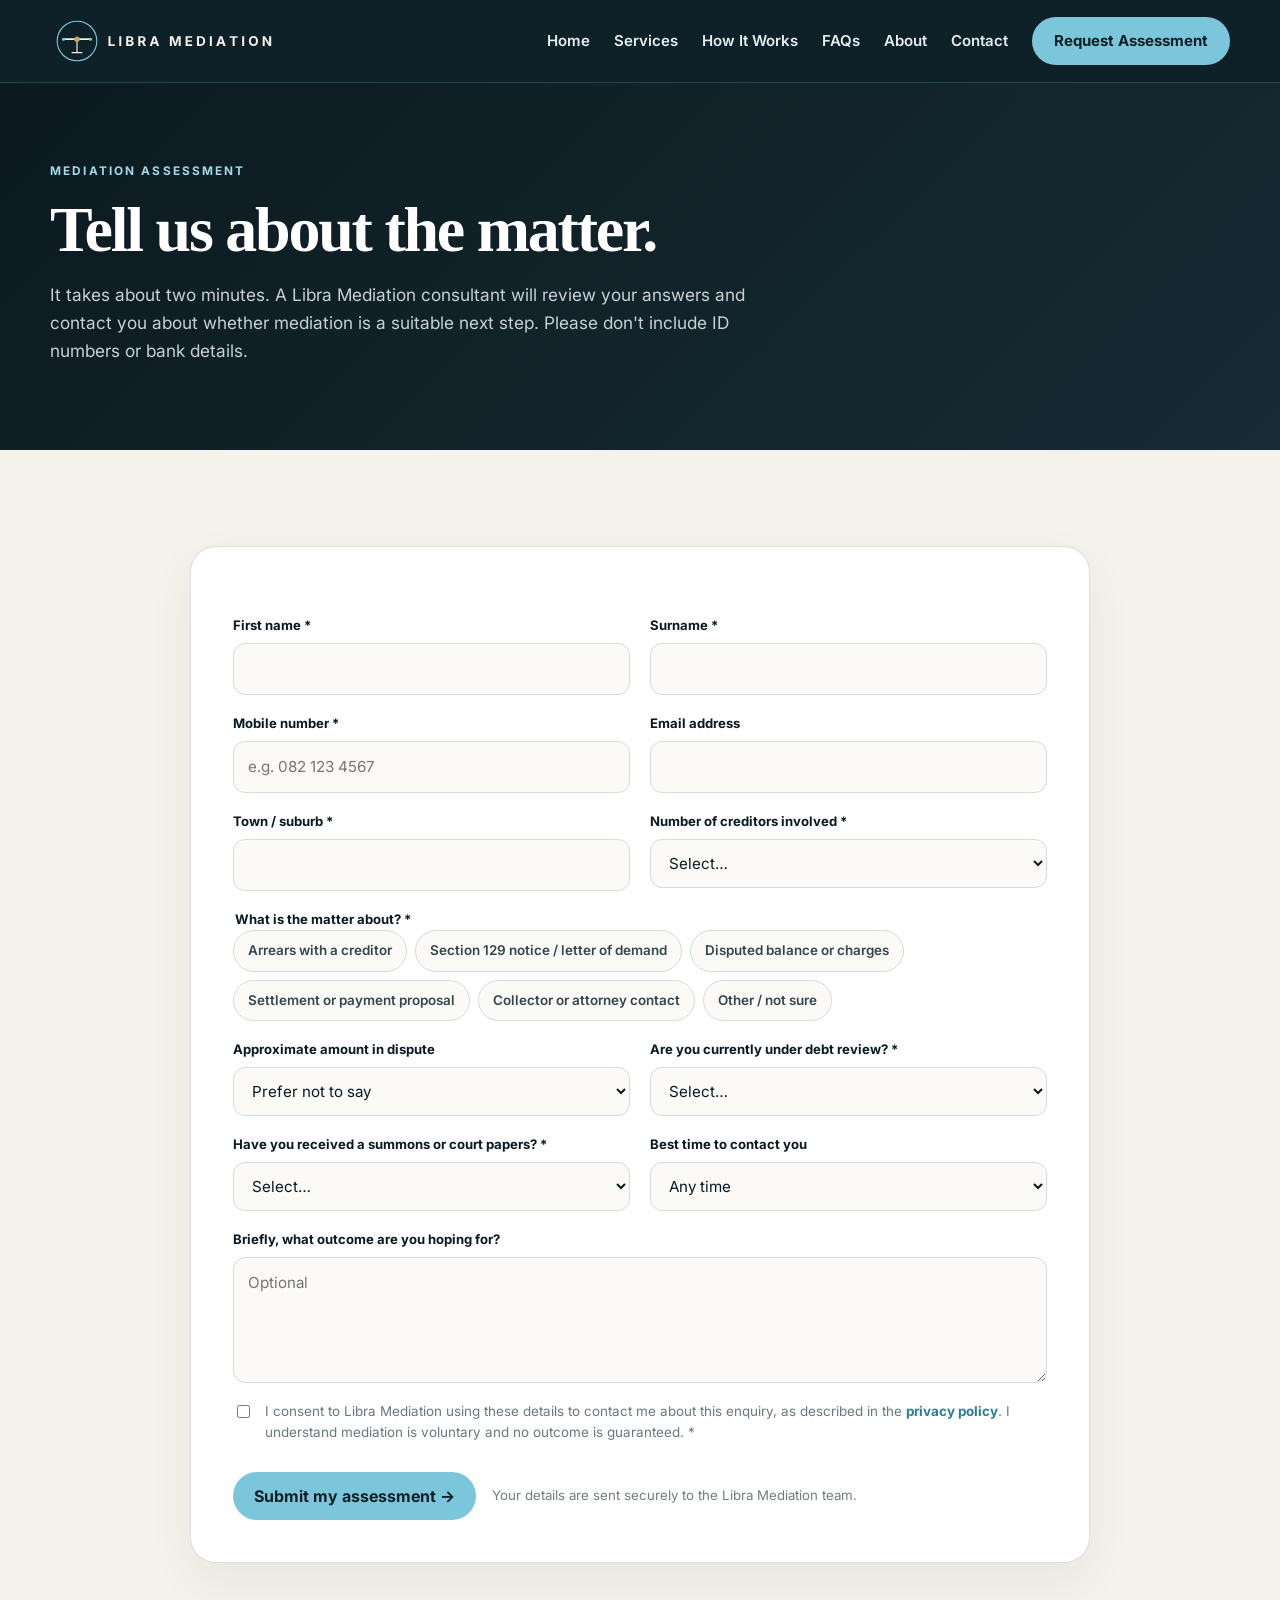
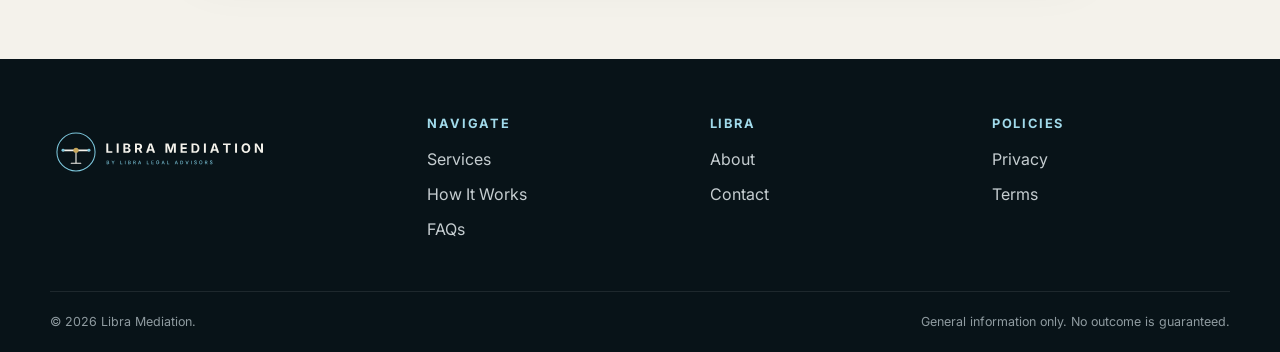
<file: assessment.html>
<!doctype html><html lang="en"><head><meta charset="utf-8"><meta name="viewport" content="width=device-width,initial-scale=1"><title>Request an Assessment | Libra Mediation</title><meta name="description" content="Contact Libra Mediation for a debt mediation or creditor negotiation assessment."><link rel="stylesheet" href="/assets/styles.css"><link rel="icon" href="/favicon.svg" type="image/svg+xml"><link rel="icon" href="/favicon.ico" sizes="any"><link rel="apple-touch-icon" href="/apple-touch-icon.png"><meta name="theme-color" content="#081a22"><meta property="og:site_name" content="Libra Mediation"><meta property="og:type" content="website"><meta property="og:image" content="https://mediation.libralegalsa.co.za/og-image.png"><meta name="twitter:card" content="summary_large_image"><link rel="preconnect" href="https://fonts.googleapis.com"><link rel="preconnect" href="https://fonts.gstatic.com" crossorigin><link href="https://fonts.googleapis.com/css2?family=Inter:wght@400;500;600;700;800&display=swap" rel="stylesheet"></head><body>
<header class="site-header"><div class="shell nav-row"><a class="brand" href="/"><svg class="brand-logo" role="img" aria-label="Libra Mediation" xmlns="http://www.w3.org/2000/svg" viewBox="0 0 508 120"><g transform="translate(60,60) scale(1)"><circle r="44" fill="none" stroke="#7cc6db" stroke-width="2.4"/><line x1="-30" y1="-4" x2="30" y2="-4" stroke="#f4f2eb" stroke-width="4" stroke-linecap="round"/><line x1="0" y1="-4" x2="0" y2="26" stroke="#f4f2eb" stroke-width="2.6"/><line x1="-11" y1="26" x2="11" y2="26" stroke="#f4f2eb" stroke-width="2.6" stroke-linecap="round"/><circle cy="-4" r="6" fill="#c7a65a"/><circle cx="-30" cy="-4" r="3.4" fill="#7cc6db"/><circle cx="30" cy="-4" r="3.4" fill="#7cc6db"/></g><path d="M129.9775390625 71.0H143.8642578125V67.2939453125H134.4453125V49.173828125H129.9775390625ZM158.408203125 49.173828125H153.9404296875V71.0H158.408203125ZM169.36328125 71.0H178.5771484375C183.4990234375 71.0 186.0771484375 68.4365234375 186.0771484375 64.9794921875C186.0771484375 61.7421875 183.7626953125 59.80859375 181.3017578125 59.69140625V59.4716796875C183.54296875 58.9736328125 185.2275390625 57.376953125 185.2275390625 54.7841796875C185.2275390625 51.517578125 182.810546875 49.173828125 178.0205078125 49.173828125H169.36328125ZM173.8310546875 67.3232421875V61.4052734375H177.8154296875C180.056640625 61.4052734375 181.4775390625 62.7236328125 181.4775390625 64.5546875C181.4775390625 66.2099609375 180.3203125 67.3232421875 177.6982421875 67.3232421875ZM173.8310546875 58.34375V52.8212890625H177.44921875C179.5439453125 52.8212890625 180.701171875 53.9052734375 180.701171875 55.501953125C180.701171875 57.259765625 179.2802734375 58.34375 177.361328125 58.34375ZM196.2119140625 71.0H200.6796875V63.20703125H204.1953125L208.35546875 71.0H213.306640625L208.6630859375 62.4892578125C211.1533203125 61.419921875 212.5302734375 59.2666015625 212.5302734375 56.2783203125C212.5302734375 51.986328125 209.6884765625 49.173828125 204.72265625 49.173828125H196.2119140625ZM200.6796875 59.5888671875V52.865234375H203.8876953125C206.626953125 52.865234375 207.916015625 54.0810546875 207.916015625 56.2783203125C207.916015625 58.4609375 206.626953125 59.5888671875 203.90234375 59.5888671875ZM221.654296875 71.0H226.5908203125L228.216796875 65.931640625H235.9658203125L237.650390625 71.0H242.6162109375L234.9697265625 49.173828125H229.1103515625ZM229.330078125 62.4306640625 229.9599609375 60.4677734375C230.619140625 58.2705078125 231.263671875 55.677734375 231.99609375 52.6748046875C232.7578125 55.6484375 233.4462890625 58.2265625 234.1494140625 60.4677734375L234.80859375 62.4306640625ZM266.416015625 71.0H270.8544921875V60.7021484375C270.8544921875 59.0615234375 270.7373046875 55.853515625 270.693359375 53.2021484375C271.4697265625 56.1318359375 272.3486328125 59.193359375 272.861328125 60.7021484375L276.5380859375 71.0H280.302734375L283.9208984375 60.7021484375C284.43359375 59.1494140625 285.3564453125 55.970703125 286.0888671875 53.0263671875C286.044921875 55.7802734375 285.927734375 59.0615234375 285.927734375 60.7021484375V71.0H290.4248046875V49.173828125H283.5400390625L280.0537109375 59.193359375C279.6142578125 60.5849609375 278.9404296875 63.5 278.4423828125 65.8583984375C277.9296875 63.4853515625 277.255859375 60.5703125 276.81640625 59.193359375L273.271484375 49.173828125H266.416015625ZM301.365234375 71.0H315.9990234375V67.2939453125H305.8330078125V61.80078125H315.2080078125V58.1533203125H305.8330078125V52.8798828125H315.9697265625V49.173828125H301.365234375ZM334.263671875 71.0C340.8994140625 71.0 344.8984375 66.8984375 344.8984375 60.072265625C344.8984375 53.275390625 340.8994140625 49.173828125 334.3369140625 49.173828125H326.587890625V71.0ZM331.0556640625 67.1474609375V53.0263671875H334.0732421875C338.248046875 53.0263671875 340.4453125 55.1943359375 340.4453125 60.072265625C340.4453125 64.9794921875 338.248046875 67.1474609375 334.0439453125 67.1474609375ZM359.720703125 49.173828125H355.2529296875V71.0H359.720703125ZM369.416015625 71.0H374.3525390625L375.978515625 65.931640625H383.7275390625L385.412109375 71.0H390.3779296875L382.7314453125 49.173828125H376.8720703125ZM377.091796875 62.4306640625 377.7216796875 60.4677734375C378.380859375 58.2705078125 379.025390625 55.677734375 379.7578125 52.6748046875C380.51953125 55.6484375 381.2080078125 58.2265625 381.9111328125 60.4677734375L382.5703125 62.4306640625ZM399.1943359375 52.8798828125H405.8740234375V71.0H410.3564453125V52.8798828125H417.021484375V49.173828125H399.1943359375ZM431.5654296875 49.173828125H427.09765625V71.0H431.5654296875ZM452.1005859375 71.29296875C457.88671875 71.29296875 462.28125 67.2060546875 462.28125 60.1015625C462.28125 52.9677734375 457.88671875 48.880859375 452.1005859375 48.880859375C446.314453125 48.880859375 441.919921875 52.9677734375 441.919921875 60.1015625C441.919921875 67.19140625 446.314453125 71.29296875 452.1005859375 71.29296875ZM452.1005859375 67.3232421875C448.716796875 67.3232421875 446.4609375 64.7744140625 446.4609375 60.1015625C446.4609375 55.4140625 448.716796875 52.8505859375 452.1005859375 52.8505859375C455.484375 52.8505859375 457.740234375 55.3994140625 457.740234375 60.1015625C457.740234375 64.7744140625 455.484375 67.3232421875 452.1005859375 67.3232421875ZM472.6357421875 71.0H477.2060546875V60.9658203125C477.2060546875 59.6767578125 477.07421875 57.3330078125 476.9130859375 54.6962890625C478.2607421875 57.4208984375 479.06640625 59.017578125 480.2822265625 60.98046875L486.5517578125 71.0H491.546875V49.173828125H486.9765625V59.6474609375C486.9765625 61.0830078125 487.09375 63.4267578125 487.2548828125 65.5654296875C486.302734375 63.294921875 485.3798828125 61.6396484375 484.515625 60.21875L477.6162109375 49.173828125H472.6357421875Z" fill="#f4f2eb"/></svg></a><button class="menu-button" aria-label="Toggle navigation" aria-expanded="false"><span></span><span></span><span></span></button><nav class="nav-links"><a href="/">Home</a><a href="/services">Services</a><a href="/how-it-works">How It Works</a><a href="/faq">FAQs</a><a href="/about">About</a><a href="/contact">Contact</a><a class="button button-gold" href="/assessment">Request Assessment</a></nav></div></header>
<main><section class="page-hero"><div class="shell"><span class="eyebrow light">Mediation assessment</span><h1>Tell us about the matter.</h1><p>It takes about two minutes. A Libra Mediation consultant will review your answers and contact you about whether mediation is a suitable next step. Please don't include ID numbers or bank details.</p></div></section>
<section class="section ivory"><div class="shell"><div class="form-card" id="card">
<form id="assessment" novalidate><input type="text" name="_honey" style="display:none" tabindex="-1" autocomplete="off">
<div class="form-grid">
<div class="field"><label for="first">First name *</label><input id="first" autocomplete="given-name" required></div>
<div class="field"><label for="last">Surname *</label><input id="last" autocomplete="family-name" required></div>
<div class="field"><label for="mobile">Mobile number *</label><input id="mobile" type="tel" inputmode="tel" autocomplete="tel" placeholder="e.g. 082 123 4567" required></div>
<div class="field"><label for="email">Email address</label><input id="email" type="email" autocomplete="email"></div>
<div class="field"><label for="area">Town / suburb *</label><input id="area" autocomplete="address-level2" required></div>
<div class="field"><label for="creditors">Number of creditors involved *</label><select id="creditors" required><option value="">Select…</option><option>1</option><option>2–3</option><option>4–6</option><option>7 or more</option></select></div>
<fieldset class="field full"><legend>What is the matter about? *</legend><div class="chips" id="goals">
<label><input type="checkbox" name="goals" value="Arrears with a creditor">Arrears with a creditor</label>
<label><input type="checkbox" name="goals" value="Section 129 notice / letter of demand">Section 129 notice / letter of demand</label>
<label><input type="checkbox" name="goals" value="Disputed balance or charges">Disputed balance or charges</label>
<label><input type="checkbox" name="goals" value="Settlement or payment proposal">Settlement or payment proposal</label>
<label><input type="checkbox" name="goals" value="Collector or attorney contact">Collector or attorney contact</label>
<label><input type="checkbox" name="goals" value="Other / not sure">Other / not sure</label></div></fieldset>
<div class="field"><label for="amount">Approximate amount in dispute</label><select id="amount"><option>Prefer not to say</option><option>Under R20 000</option><option>R20 000 – R100 000</option><option>R100 000 – R500 000</option><option>Over R500 000</option></select></div>
<div class="field"><label for="review">Are you currently under debt review? *</label><select id="review" required><option value="">Select…</option><option>No</option><option>Yes</option><option>Previously</option><option>Not sure</option></select></div>
<div class="field"><label for="court">Have you received a summons or court papers? *</label><select id="court" required><option value="">Select…</option><option>No</option><option>Yes</option><option>Not sure</option></select></div>
<div class="field"><label for="time">Best time to contact you</label><select id="time"><option>Any time</option><option>Morning (8–12)</option><option>Afternoon (12–5)</option></select></div>
<div class="field full"><label for="notes">Briefly, what outcome are you hoping for?</label><textarea id="notes" rows="4" placeholder="Optional"></textarea></div>
<label class="consent"><input type="checkbox" id="consent" required><span>I consent to Libra Mediation using these details to contact me about this enquiry, as described in the <a href="/privacy" style="color:#2a7f95;font-weight:700">privacy policy</a>. I understand mediation is voluntary and no outcome is guaranteed. *</span></label>
</div>
<div class="form-actions"><button class="button button-gold" type="submit">Submit my assessment →</button><span class="small-note" style="margin:0">Your details are sent securely to the Libra Mediation team.</span></div>
<p class="form-error" id="err" role="alert"></p>
<div class="notice" id="courtnote" style="display:none;margin-top:18px"><strong>Received court papers?</strong> Legal deadlines may be running. Please also seek appropriate legal advice immediately. Don't wait for mediation.</div>
</form>
<div class="form-success" aria-live="polite"><div class="tick">✓</div><h2 style="font-size:2rem">Thank you, we've received your details</h2><p>A Libra Mediation consultant will be in touch shortly to discuss your matter.</p><p><a class="button button-dark" href="/">Back to Home</a></p></div>
</div></div></section></main><script>(function(){var ENDPOINT='https://formsubmit.co/ajax/Moe@libralegalsa.co.za';var f=document.getElementById('assessment'),err=document.getElementById('err'),btn=f.querySelector('button[type=submit]');
var court=document.getElementById('court');court.addEventListener('change',function(){document.getElementById('courtnote').style.display=court.value==='Yes'?'block':'none'});
f.addEventListener('submit',function(e){e.preventDefault();var v=function(id){return document.getElementById(id).value.trim()};
var goals=[].slice.call(f.querySelectorAll('input[name=goals]:checked')).map(function(i){return i.value});
var ok=['first','last','mobile','area','creditors','review','court'].every(function(id){return v(id)})&&goals.length&&document.getElementById('consent').checked;
if(!ok){err.textContent='Please complete the required fields marked *.';err.style.display='block';return}err.style.display='none';
var data={'Name':v('first')+' '+v('last'),'Mobile':v('mobile'),'Email':v('email')||'-','Area':v('area'),'Matter':goals.join(', '),'Creditors involved':v('creditors'),'Amount in dispute':v('amount'),'Under debt review':v('review'),'Summons / court papers':v('court'),'Best time to contact':v('time'),'Desired outcome':v('notes')||'-','Consent to contact':'Yes','_subject':'New Libra Mediation assessment: '+v('first')+' '+v('last'),'_template':'table','_captcha':'false'};
if(v('email'))data._replyto=v('email');btn.disabled=true;btn.textContent='Sending…';
fetch(ENDPOINT,{method:'POST',headers:{'Content-Type':'application/json','Accept':'application/json'},body:JSON.stringify(data)}).then(function(r){if(!r.ok)throw 0;return r.json()}).then(function(){document.getElementById('card').classList.add('is-sent');window.scrollTo(0,0)}).catch(function(){btn.disabled=false;btn.textContent='Submit my assessment →';err.textContent='Something went wrong sending your details. Please try again shortly.';err.style.display='block'})});})();</script>
<footer class="site-footer"><div class="shell footer-grid"><div><a class="brand" href="/"><svg class="brand-logo brand-logo-endorsed" role="img" aria-label="Libra Mediation by libra legal advisors" xmlns="http://www.w3.org/2000/svg" viewBox="0 0 508 120"><g transform="translate(60,60) scale(1)"><circle r="44" fill="none" stroke="#7cc6db" stroke-width="2.4"/><line x1="-30" y1="-4" x2="30" y2="-4" stroke="#f4f2eb" stroke-width="4" stroke-linecap="round"/><line x1="0" y1="-4" x2="0" y2="26" stroke="#f4f2eb" stroke-width="2.6"/><line x1="-11" y1="26" x2="11" y2="26" stroke="#f4f2eb" stroke-width="2.6" stroke-linecap="round"/><circle cy="-4" r="6" fill="#c7a65a"/><circle cx="-30" cy="-4" r="3.4" fill="#7cc6db"/><circle cx="30" cy="-4" r="3.4" fill="#7cc6db"/></g><path d="M129.9775390625 62.0H143.8642578125V58.2939453125H134.4453125V40.173828125H129.9775390625ZM158.408203125 40.173828125H153.9404296875V62.0H158.408203125ZM169.36328125 62.0H178.5771484375C183.4990234375 62.0 186.0771484375 59.4365234375 186.0771484375 55.9794921875C186.0771484375 52.7421875 183.7626953125 50.80859375 181.3017578125 50.69140625V50.4716796875C183.54296875 49.9736328125 185.2275390625 48.376953125 185.2275390625 45.7841796875C185.2275390625 42.517578125 182.810546875 40.173828125 178.0205078125 40.173828125H169.36328125ZM173.8310546875 58.3232421875V52.4052734375H177.8154296875C180.056640625 52.4052734375 181.4775390625 53.7236328125 181.4775390625 55.5546875C181.4775390625 57.2099609375 180.3203125 58.3232421875 177.6982421875 58.3232421875ZM173.8310546875 49.34375V43.8212890625H177.44921875C179.5439453125 43.8212890625 180.701171875 44.9052734375 180.701171875 46.501953125C180.701171875 48.259765625 179.2802734375 49.34375 177.361328125 49.34375ZM196.2119140625 62.0H200.6796875V54.20703125H204.1953125L208.35546875 62.0H213.306640625L208.6630859375 53.4892578125C211.1533203125 52.419921875 212.5302734375 50.2666015625 212.5302734375 47.2783203125C212.5302734375 42.986328125 209.6884765625 40.173828125 204.72265625 40.173828125H196.2119140625ZM200.6796875 50.5888671875V43.865234375H203.8876953125C206.626953125 43.865234375 207.916015625 45.0810546875 207.916015625 47.2783203125C207.916015625 49.4609375 206.626953125 50.5888671875 203.90234375 50.5888671875ZM221.654296875 62.0H226.5908203125L228.216796875 56.931640625H235.9658203125L237.650390625 62.0H242.6162109375L234.9697265625 40.173828125H229.1103515625ZM229.330078125 53.4306640625 229.9599609375 51.4677734375C230.619140625 49.2705078125 231.263671875 46.677734375 231.99609375 43.6748046875C232.7578125 46.6484375 233.4462890625 49.2265625 234.1494140625 51.4677734375L234.80859375 53.4306640625ZM266.416015625 62.0H270.8544921875V51.7021484375C270.8544921875 50.0615234375 270.7373046875 46.853515625 270.693359375 44.2021484375C271.4697265625 47.1318359375 272.3486328125 50.193359375 272.861328125 51.7021484375L276.5380859375 62.0H280.302734375L283.9208984375 51.7021484375C284.43359375 50.1494140625 285.3564453125 46.970703125 286.0888671875 44.0263671875C286.044921875 46.7802734375 285.927734375 50.0615234375 285.927734375 51.7021484375V62.0H290.4248046875V40.173828125H283.5400390625L280.0537109375 50.193359375C279.6142578125 51.5849609375 278.9404296875 54.5 278.4423828125 56.8583984375C277.9296875 54.4853515625 277.255859375 51.5703125 276.81640625 50.193359375L273.271484375 40.173828125H266.416015625ZM301.365234375 62.0H315.9990234375V58.2939453125H305.8330078125V52.80078125H315.2080078125V49.1533203125H305.8330078125V43.8798828125H315.9697265625V40.173828125H301.365234375ZM334.263671875 62.0C340.8994140625 62.0 344.8984375 57.8984375 344.8984375 51.072265625C344.8984375 44.275390625 340.8994140625 40.173828125 334.3369140625 40.173828125H326.587890625V62.0ZM331.0556640625 58.1474609375V44.0263671875H334.0732421875C338.248046875 44.0263671875 340.4453125 46.1943359375 340.4453125 51.072265625C340.4453125 55.9794921875 338.248046875 58.1474609375 334.0439453125 58.1474609375ZM359.720703125 40.173828125H355.2529296875V62.0H359.720703125ZM369.416015625 62.0H374.3525390625L375.978515625 56.931640625H383.7275390625L385.412109375 62.0H390.3779296875L382.7314453125 40.173828125H376.8720703125ZM377.091796875 53.4306640625 377.7216796875 51.4677734375C378.380859375 49.2705078125 379.025390625 46.677734375 379.7578125 43.6748046875C380.51953125 46.6484375 381.2080078125 49.2265625 381.9111328125 51.4677734375L382.5703125 53.4306640625ZM399.1943359375 43.8798828125H405.8740234375V62.0H410.3564453125V43.8798828125H417.021484375V40.173828125H399.1943359375ZM431.5654296875 40.173828125H427.09765625V62.0H431.5654296875ZM452.1005859375 62.29296875C457.88671875 62.29296875 462.28125 58.2060546875 462.28125 51.1015625C462.28125 43.9677734375 457.88671875 39.880859375 452.1005859375 39.880859375C446.314453125 39.880859375 441.919921875 43.9677734375 441.919921875 51.1015625C441.919921875 58.19140625 446.314453125 62.29296875 452.1005859375 62.29296875ZM452.1005859375 58.3232421875C448.716796875 58.3232421875 446.4609375 55.7744140625 446.4609375 51.1015625C446.4609375 46.4140625 448.716796875 43.8505859375 452.1005859375 43.8505859375C455.484375 43.8505859375 457.740234375 46.3994140625 457.740234375 51.1015625C457.740234375 55.7744140625 455.484375 58.3232421875 452.1005859375 58.3232421875ZM472.6357421875 62.0H477.2060546875V51.9658203125C477.2060546875 50.6767578125 477.07421875 48.3330078125 476.9130859375 45.6962890625C478.2607421875 48.4208984375 479.06640625 50.017578125 480.2822265625 51.98046875L486.5517578125 62.0H491.546875V40.173828125H486.9765625V50.6474609375C486.9765625 52.0830078125 487.09375 54.4267578125 487.2548828125 56.5654296875C486.302734375 54.294921875 485.3798828125 52.6396484375 484.515625 51.21875L477.6162109375 40.173828125H472.6357421875Z" fill="#f4f2eb"/><path d="M130.88623046875 88.0H133.9638671875C135.822265625 88.0 136.66552734375 87.07080078125 136.66552734375 85.8408203125C136.66552734375 84.61083984375 135.80078125 83.91259765625 135.00048828125 83.86962890625V83.7890625C135.74169921875 83.6064453125 136.35400390625 83.09619140625 136.35400390625 82.09716796875C136.35400390625 80.91552734375 135.5322265625 79.9970703125 133.8349609375 79.9970703125H130.88623046875ZM132.11083984375 86.947265625V84.40673828125H133.888671875C134.8447265625 84.40673828125 135.45166015625 85.0244140625 135.45166015625 85.78173828125C135.45166015625 86.44775390625 134.98974609375 86.947265625 133.84033203125 86.947265625ZM132.11083984375 83.46142578125V81.04443359375H133.7490234375C134.69970703125 81.04443359375 135.15087890625 81.5439453125 135.15087890625 82.19921875C135.15087890625 82.96728515625 134.52783203125 83.46142578125 133.716796875 83.46142578125ZM144.94677734375 88.0H146.17138671875V84.81494140625L149.109375 79.9970703125H147.68603515625L146.1982421875 82.54833984375C145.9619140625 82.951171875 145.7685546875 83.31103515625 145.56982421875 83.79443359375C145.37109375 83.32177734375 145.177734375 82.96728515625 144.9306640625 82.54833984375L143.4267578125 79.9970703125H141.998046875L144.94677734375 84.81494140625ZM162.2021484375 88.0H167.05224609375V86.947265625H163.4267578125V79.9970703125H162.2021484375ZM174.146484375 79.9970703125H172.921875V88.0H174.146484375ZM180.4189453125 88.0H183.49658203125C185.35498046875 88.0 186.1982421875 87.07080078125 186.1982421875 85.8408203125C186.1982421875 84.61083984375 185.33349609375 83.91259765625 184.533203125 83.86962890625V83.7890625C185.2744140625 83.6064453125 185.88671875 83.09619140625 185.88671875 82.09716796875C185.88671875 80.91552734375 185.06494140625 79.9970703125 183.36767578125 79.9970703125H180.4189453125ZM181.6435546875 86.947265625V84.40673828125H183.42138671875C184.37744140625 84.40673828125 184.984375 85.0244140625 184.984375 85.78173828125C184.984375 86.44775390625 184.5224609375 86.947265625 183.373046875 86.947265625ZM181.6435546875 83.46142578125V81.04443359375H183.28173828125C184.232421875 81.04443359375 184.68359375 81.5439453125 184.68359375 82.19921875C184.68359375 82.96728515625 184.060546875 83.46142578125 183.24951171875 83.46142578125ZM192.14306640625 88.0H193.36767578125V84.97607421875H195.00048828125C195.02197265625 84.97607421875 195.048828125 84.97607421875 195.0703125 84.97607421875L196.6923828125 88.0H198.08349609375L196.32177734375 84.7666015625C197.2939453125 84.4013671875 197.78271484375 83.5849609375 197.78271484375 82.5107421875C197.78271484375 81.03369140625 196.8642578125 79.9970703125 195.01123046875 79.9970703125H192.14306640625ZM193.36767578125 83.9287109375V81.04443359375H194.87158203125C196.05322265625 81.04443359375 196.5419921875 81.6083984375 196.5419921875 82.5107421875C196.5419921875 83.40771484375 196.05322265625 83.9287109375 194.88232421875 83.9287109375ZM203.158203125 88.0H204.48486328125L205.19921875 85.88916015625H208.3466796875L209.08251953125 88.0H210.4091796875L207.5087890625 79.9970703125H206.0048828125ZM205.54833984375 84.86865234375 205.994140625 83.54736328125C206.19287109375 82.93505859375 206.43994140625 82.1025390625 206.75146484375 80.95849609375C207.068359375 82.091796875 207.31005859375 82.908203125 207.52490234375 83.54736328125L207.98681640625 84.86865234375ZM223.501953125 88.0H228.35205078125V86.947265625H224.7265625V79.9970703125H223.501953125ZM234.2216796875 88.0H239.2919921875V86.947265625H235.4462890625V84.48193359375H238.9912109375V83.4345703125H235.4462890625V81.0498046875H239.259765625V79.9970703125H234.2216796875ZM248.71728515625 88.107421875C250.65625 88.107421875 252.05810546875 86.83984375 252.05810546875 84.81494140625V83.896484375H248.89990234375V84.90625H250.8603515625C250.83349609375 86.1845703125 249.990234375 86.990234375 248.72265625 86.990234375C247.31005859375 86.990234375 246.28955078125 85.9267578125 246.28955078125 83.99853515625C246.28955078125 82.06494140625 247.326171875 81.0068359375 248.67431640625 81.0068359375C249.72705078125 81.0068359375 250.44140625 81.59228515625 250.7314453125 82.52685546875H251.98828125C251.7197265625 80.96923828125 250.3876953125 79.8896484375 248.66357421875 79.8896484375C246.59033203125 79.8896484375 245.07568359375 81.447265625 245.07568359375 84.00390625C245.07568359375 86.53369140625 246.5419921875 88.107421875 248.71728515625 88.107421875ZM257.4658203125 88.0H258.79248046875L259.5068359375 85.88916015625H262.654296875L263.39013671875 88.0H264.716796875L261.81640625 79.9970703125H260.3125ZM259.85595703125 84.86865234375 260.3017578125 83.54736328125C260.50048828125 82.93505859375 260.74755859375 82.1025390625 261.05908203125 80.95849609375C261.3759765625 82.091796875 261.61767578125 82.908203125 261.83251953125 83.54736328125L262.29443359375 84.86865234375ZM270.376953125 88.0H275.22705078125V86.947265625H271.6015625V79.9970703125H270.376953125ZM287.9169921875 88.0H289.24365234375L289.9580078125 85.88916015625H293.10546875L293.84130859375 88.0H295.16796875L292.267578125 79.9970703125H290.763671875ZM290.30712890625 84.86865234375 290.7529296875 83.54736328125C290.95166015625 82.93505859375 291.19873046875 82.1025390625 291.51025390625 80.95849609375C291.8271484375 82.091796875 292.06884765625 82.908203125 292.28369140625 83.54736328125L292.74560546875 84.86865234375ZM303.43310546875 88.0C305.8662109375 88.0 307.27880859375 86.49072265625 307.27880859375 83.98779296875C307.27880859375 81.5009765625 305.8662109375 79.9970703125 303.50830078125 79.9970703125H300.828125V88.0ZM302.052734375 86.92578125V81.0712890625H303.427734375C305.17333984375 81.0712890625 306.07568359375 82.10791015625 306.07568359375 83.98779296875C306.07568359375 85.8837890625 305.17333984375 86.92578125 303.36328125 86.92578125ZM315.54931640625 88.0H317.0478515625L319.9052734375 79.9970703125H318.57861328125L317.06396484375 84.44970703125C316.865234375 85.056640625 316.6181640625 85.87841796875 316.306640625 87.01708984375C315.98974609375 85.89990234375 315.7373046875 85.056640625 315.533203125 84.44970703125L313.9755859375 79.9970703125H312.654296875ZM326.7900390625 79.9970703125H325.5654296875V88.0H326.7900390625ZM335.748046875 88.13427734375C337.6279296875 88.13427734375 338.712890625 87.14599609375 338.712890625 85.787109375C338.712890625 84.34228515625 337.42919921875 83.79443359375 336.40869140625 83.53125L335.6298828125 83.3271484375C335.017578125 83.166015625 334.1904296875 82.88134765625 334.1904296875 82.1240234375C334.1904296875 81.447265625 334.802734375 80.953125 335.77490234375 80.953125C336.6826171875 80.953125 337.33251953125 81.3720703125 337.4130859375 82.1025390625H338.60546875C338.56787109375 80.82958984375 337.4453125 79.8896484375 335.8017578125 79.8896484375C334.1904296875 79.8896484375 332.9658203125 80.80810546875 332.9658203125 82.19384765625C332.9658203125 83.28955078125 333.7392578125 83.9609375 335.0498046875 84.31005859375L335.984375 84.56787109375C336.84375 84.798828125 337.50439453125 85.07275390625 337.50439453125 85.77099609375C337.50439453125 86.54443359375 336.7578125 87.06005859375 335.74267578125 87.06005859375C334.81884765625 87.06005859375 334.04541015625 86.65185546875 333.9755859375 85.7763671875H332.74560546875C332.82080078125 87.2373046875 333.94873046875 88.13427734375 335.748046875 88.13427734375ZM348.00390625 88.107421875C350.0771484375 88.107421875 351.60791015625 86.560546875 351.60791015625 84.00390625C351.60791015625 81.4365234375 350.0771484375 79.8896484375 348.00390625 79.8896484375C345.92529296875 79.8896484375 344.38916015625 81.4365234375 344.38916015625 84.00390625C344.38916015625 86.560546875 345.92529296875 88.107421875 348.00390625 88.107421875ZM348.00390625 86.990234375C346.62890625 86.990234375 345.60302734375 85.9375 345.60302734375 84.00390625C345.60302734375 82.06494140625 346.62890625 81.0068359375 348.00390625 81.0068359375C349.3681640625 81.0068359375 350.39404296875 82.0595703125 350.39404296875 84.00390625C350.39404296875 85.9375 349.3681640625 86.990234375 348.00390625 86.990234375ZM357.60107421875 88.0H358.82568359375V84.97607421875H360.45849609375C360.47998046875 84.97607421875 360.5068359375 84.97607421875 360.5283203125 84.97607421875L362.150390625 88.0H363.54150390625L361.77978515625 84.7666015625C362.751953125 84.4013671875 363.24072265625 83.5849609375 363.24072265625 82.5107421875C363.24072265625 81.03369140625 362.322265625 79.9970703125 360.46923828125 79.9970703125H357.60107421875ZM358.82568359375 83.9287109375V81.04443359375H360.32958984375C361.51123046875 81.04443359375 362.0 81.6083984375 362.0 82.5107421875C362.0 83.40771484375 361.51123046875 83.9287109375 360.34033203125 83.9287109375ZM371.9140625 88.13427734375C373.7939453125 88.13427734375 374.87890625 87.14599609375 374.87890625 85.787109375C374.87890625 84.34228515625 373.59521484375 83.79443359375 372.57470703125 83.53125L371.7958984375 83.3271484375C371.18359375 83.166015625 370.3564453125 82.88134765625 370.3564453125 82.1240234375C370.3564453125 81.447265625 370.96875 80.953125 371.94091796875 80.953125C372.8486328125 80.953125 373.49853515625 81.3720703125 373.5791015625 82.1025390625H374.771484375C374.73388671875 80.82958984375 373.611328125 79.8896484375 371.9677734375 79.8896484375C370.3564453125 79.8896484375 369.1318359375 80.80810546875 369.1318359375 82.19384765625C369.1318359375 83.28955078125 369.9052734375 83.9609375 371.2158203125 84.31005859375L372.150390625 84.56787109375C373.009765625 84.798828125 373.67041015625 85.07275390625 373.67041015625 85.77099609375C373.67041015625 86.54443359375 372.923828125 87.06005859375 371.90869140625 87.06005859375C370.98486328125 87.06005859375 370.21142578125 86.65185546875 370.1416015625 85.7763671875H368.91162109375C368.98681640625 87.2373046875 370.11474609375 88.13427734375 371.9140625 88.13427734375Z" fill="#7cc6db"/></svg></a></div><div><h3>Navigate</h3><a href="/services">Services</a><a href="/how-it-works">How It Works</a><a href="/faq">FAQs</a></div><div><h3>Libra</h3><a href="/about">About</a><a href="/contact">Contact</a></div><div><h3>Policies</h3><a href="/privacy">Privacy</a><a href="/terms">Terms</a></div></div><div class="shell footer-bottom"><p>© <span data-year></span> Libra Mediation.</p><p>General information only. No outcome is guaranteed.</p></div></footer><script src="/assets/site.js"></script></body></html>
</file>
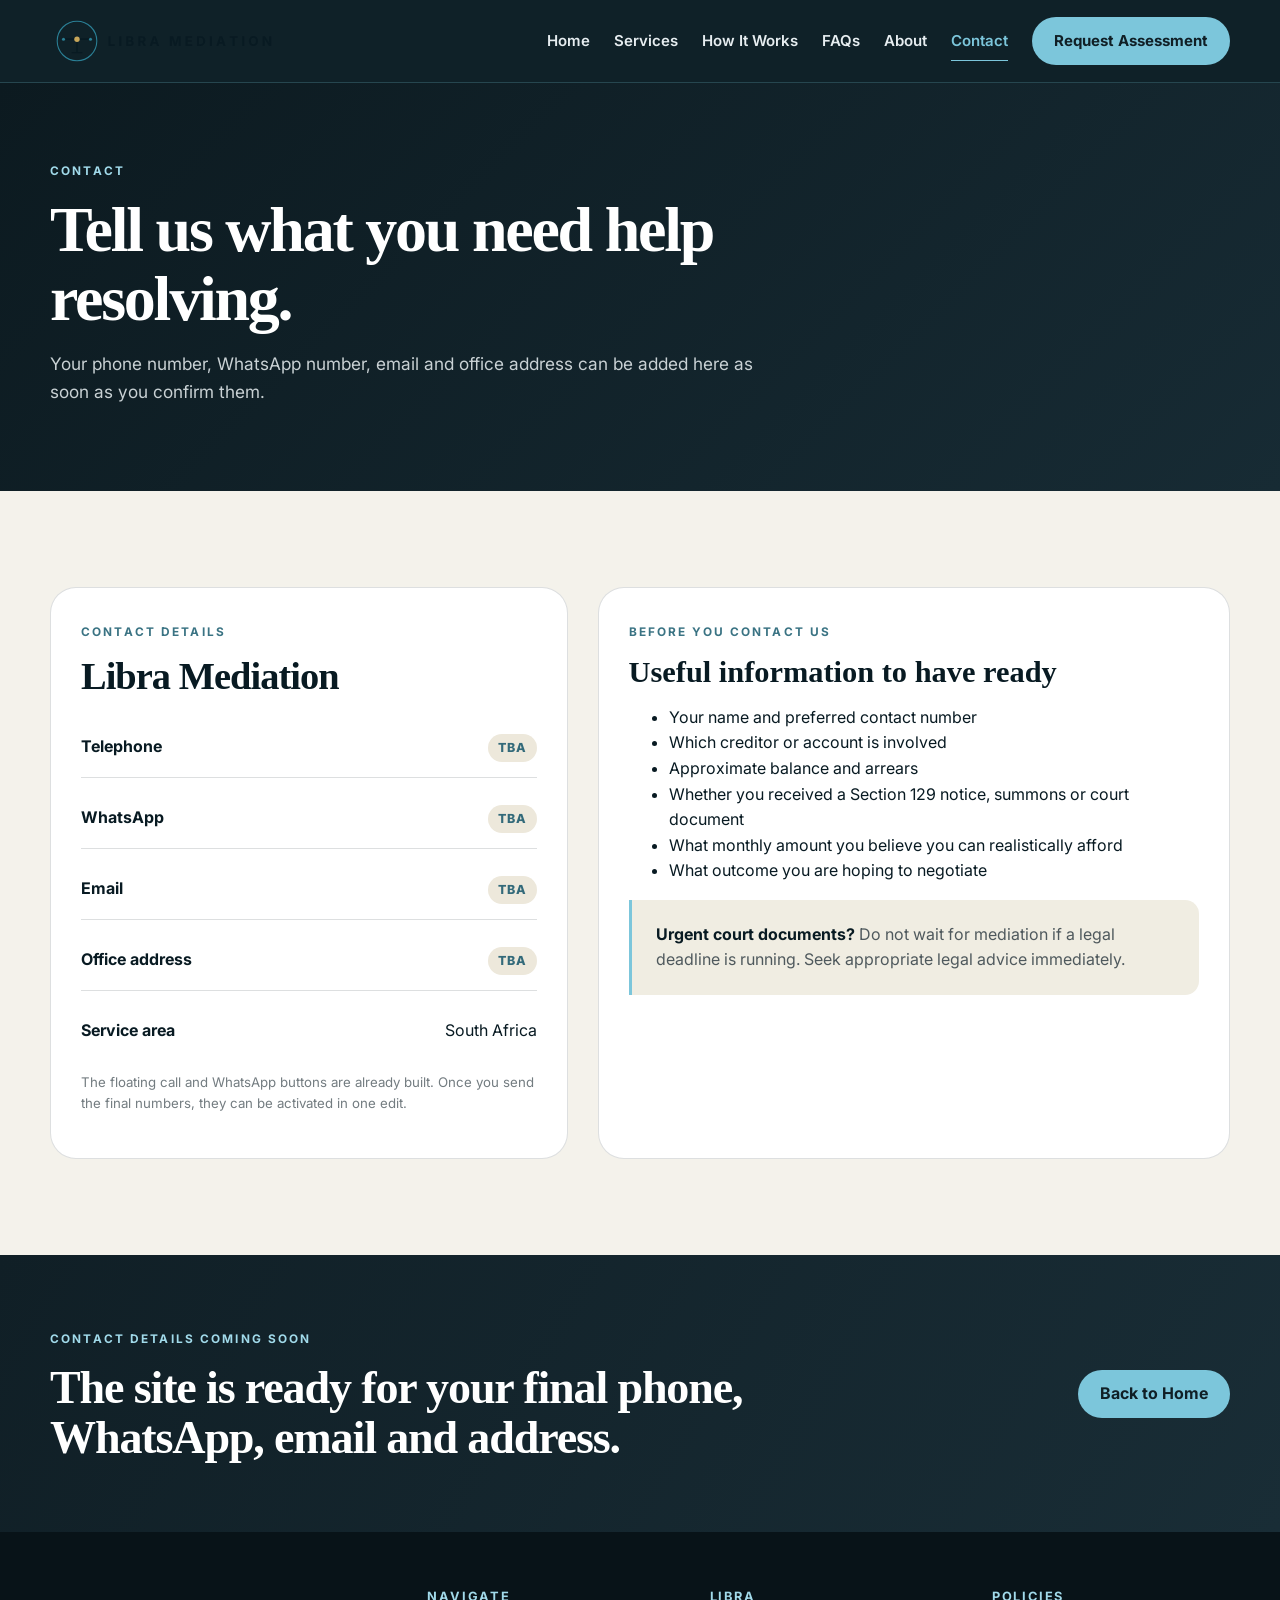
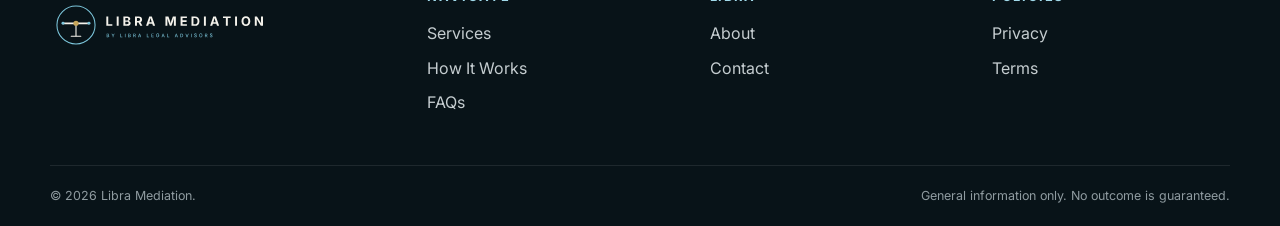
<file: contact.html>
<!doctype html><html lang="en"><head><meta charset="utf-8"><meta name="viewport" content="width=device-width,initial-scale=1"><title>Contact | Libra Mediation</title><meta name="description" content="Contact Libra Mediation for a debt mediation or creditor negotiation assessment."><link rel="stylesheet" href="/assets/styles.css"><link rel="icon" href="/favicon.svg" type="image/svg+xml"><link rel="icon" href="/favicon.ico" sizes="any"><link rel="apple-touch-icon" href="/apple-touch-icon.png"><meta name="theme-color" content="#081a22"><meta property="og:site_name" content="Libra Mediation"><meta property="og:type" content="website"><meta property="og:image" content="https://mediation.libralegalsa.co.za/og-image.png"><meta name="twitter:card" content="summary_large_image"><link rel="preconnect" href="https://fonts.googleapis.com"><link rel="preconnect" href="https://fonts.gstatic.com" crossorigin><link href="https://fonts.googleapis.com/css2?family=Inter:wght@400;500;600;700;800&display=swap" rel="stylesheet"></head><body>
<header class="site-header"><div class="shell nav-row"><a class="brand" href="/"><svg class="brand-logo" role="img" aria-label="Libra Mediation" xmlns="http://www.w3.org/2000/svg" viewBox="0 0 508 120"><g transform="translate(60,60) scale(1)"><circle r="44" fill="none" stroke="#2a7f95" stroke-width="2.4"/><line x1="-30" y1="-4" x2="30" y2="-4" stroke="#081a22" stroke-width="4" stroke-linecap="round"/><line x1="0" y1="-4" x2="0" y2="26" stroke="#081a22" stroke-width="2.6"/><line x1="-11" y1="26" x2="11" y2="26" stroke="#081a22" stroke-width="2.6" stroke-linecap="round"/><circle cy="-4" r="6" fill="#c7a65a"/><circle cx="-30" cy="-4" r="3.4" fill="#2a7f95"/><circle cx="30" cy="-4" r="3.4" fill="#2a7f95"/></g><path d="M129.9775390625 71.0H143.8642578125V67.2939453125H134.4453125V49.173828125H129.9775390625ZM158.408203125 49.173828125H153.9404296875V71.0H158.408203125ZM169.36328125 71.0H178.5771484375C183.4990234375 71.0 186.0771484375 68.4365234375 186.0771484375 64.9794921875C186.0771484375 61.7421875 183.7626953125 59.80859375 181.3017578125 59.69140625V59.4716796875C183.54296875 58.9736328125 185.2275390625 57.376953125 185.2275390625 54.7841796875C185.2275390625 51.517578125 182.810546875 49.173828125 178.0205078125 49.173828125H169.36328125ZM173.8310546875 67.3232421875V61.4052734375H177.8154296875C180.056640625 61.4052734375 181.4775390625 62.7236328125 181.4775390625 64.5546875C181.4775390625 66.2099609375 180.3203125 67.3232421875 177.6982421875 67.3232421875ZM173.8310546875 58.34375V52.8212890625H177.44921875C179.5439453125 52.8212890625 180.701171875 53.9052734375 180.701171875 55.501953125C180.701171875 57.259765625 179.2802734375 58.34375 177.361328125 58.34375ZM196.2119140625 71.0H200.6796875V63.20703125H204.1953125L208.35546875 71.0H213.306640625L208.6630859375 62.4892578125C211.1533203125 61.419921875 212.5302734375 59.2666015625 212.5302734375 56.2783203125C212.5302734375 51.986328125 209.6884765625 49.173828125 204.72265625 49.173828125H196.2119140625ZM200.6796875 59.5888671875V52.865234375H203.8876953125C206.626953125 52.865234375 207.916015625 54.0810546875 207.916015625 56.2783203125C207.916015625 58.4609375 206.626953125 59.5888671875 203.90234375 59.5888671875ZM221.654296875 71.0H226.5908203125L228.216796875 65.931640625H235.9658203125L237.650390625 71.0H242.6162109375L234.9697265625 49.173828125H229.1103515625ZM229.330078125 62.4306640625 229.9599609375 60.4677734375C230.619140625 58.2705078125 231.263671875 55.677734375 231.99609375 52.6748046875C232.7578125 55.6484375 233.4462890625 58.2265625 234.1494140625 60.4677734375L234.80859375 62.4306640625ZM266.416015625 71.0H270.8544921875V60.7021484375C270.8544921875 59.0615234375 270.7373046875 55.853515625 270.693359375 53.2021484375C271.4697265625 56.1318359375 272.3486328125 59.193359375 272.861328125 60.7021484375L276.5380859375 71.0H280.302734375L283.9208984375 60.7021484375C284.43359375 59.1494140625 285.3564453125 55.970703125 286.0888671875 53.0263671875C286.044921875 55.7802734375 285.927734375 59.0615234375 285.927734375 60.7021484375V71.0H290.4248046875V49.173828125H283.5400390625L280.0537109375 59.193359375C279.6142578125 60.5849609375 278.9404296875 63.5 278.4423828125 65.8583984375C277.9296875 63.4853515625 277.255859375 60.5703125 276.81640625 59.193359375L273.271484375 49.173828125H266.416015625ZM301.365234375 71.0H315.9990234375V67.2939453125H305.8330078125V61.80078125H315.2080078125V58.1533203125H305.8330078125V52.8798828125H315.9697265625V49.173828125H301.365234375ZM334.263671875 71.0C340.8994140625 71.0 344.8984375 66.8984375 344.8984375 60.072265625C344.8984375 53.275390625 340.8994140625 49.173828125 334.3369140625 49.173828125H326.587890625V71.0ZM331.0556640625 67.1474609375V53.0263671875H334.0732421875C338.248046875 53.0263671875 340.4453125 55.1943359375 340.4453125 60.072265625C340.4453125 64.9794921875 338.248046875 67.1474609375 334.0439453125 67.1474609375ZM359.720703125 49.173828125H355.2529296875V71.0H359.720703125ZM369.416015625 71.0H374.3525390625L375.978515625 65.931640625H383.7275390625L385.412109375 71.0H390.3779296875L382.7314453125 49.173828125H376.8720703125ZM377.091796875 62.4306640625 377.7216796875 60.4677734375C378.380859375 58.2705078125 379.025390625 55.677734375 379.7578125 52.6748046875C380.51953125 55.6484375 381.2080078125 58.2265625 381.9111328125 60.4677734375L382.5703125 62.4306640625ZM399.1943359375 52.8798828125H405.8740234375V71.0H410.3564453125V52.8798828125H417.021484375V49.173828125H399.1943359375ZM431.5654296875 49.173828125H427.09765625V71.0H431.5654296875ZM452.1005859375 71.29296875C457.88671875 71.29296875 462.28125 67.2060546875 462.28125 60.1015625C462.28125 52.9677734375 457.88671875 48.880859375 452.1005859375 48.880859375C446.314453125 48.880859375 441.919921875 52.9677734375 441.919921875 60.1015625C441.919921875 67.19140625 446.314453125 71.29296875 452.1005859375 71.29296875ZM452.1005859375 67.3232421875C448.716796875 67.3232421875 446.4609375 64.7744140625 446.4609375 60.1015625C446.4609375 55.4140625 448.716796875 52.8505859375 452.1005859375 52.8505859375C455.484375 52.8505859375 457.740234375 55.3994140625 457.740234375 60.1015625C457.740234375 64.7744140625 455.484375 67.3232421875 452.1005859375 67.3232421875ZM472.6357421875 71.0H477.2060546875V60.9658203125C477.2060546875 59.6767578125 477.07421875 57.3330078125 476.9130859375 54.6962890625C478.2607421875 57.4208984375 479.06640625 59.017578125 480.2822265625 60.98046875L486.5517578125 71.0H491.546875V49.173828125H486.9765625V59.6474609375C486.9765625 61.0830078125 487.09375 63.4267578125 487.2548828125 65.5654296875C486.302734375 63.294921875 485.3798828125 61.6396484375 484.515625 60.21875L477.6162109375 49.173828125H472.6357421875Z" fill="#081a22"/></svg></a><button class="menu-button" aria-label="Toggle navigation" aria-expanded="false"><span></span><span></span><span></span></button><nav class="nav-links"><a href="/">Home</a><a href="/services">Services</a><a href="/how-it-works">How It Works</a><a href="/faq">FAQs</a><a href="/about">About</a><a class="active" href="/contact">Contact</a><a class="button button-gold" href="/contact">Request Assessment</a></nav></div></header>
<main><section class="page-hero"><div class="shell"><span class="eyebrow light">Contact</span><h1>Tell us what you need help resolving.</h1><p>Your phone number, WhatsApp number, email and office address can be added here as soon as you confirm them.</p></div></section>
<section class="section ivory"><div class="shell contact-grid"><div class="contact-card" id="contact-details"><span class="eyebrow">Contact details</span><h2 style="font-size:2.4rem">Libra Mediation</h2><div class="contact-list"><div class="contact-row"><span>Telephone</span><span class="tba">TBA</span></div><div class="contact-row"><span>WhatsApp</span><span class="tba">TBA</span></div><div class="contact-row"><span>Email</span><span class="tba">TBA</span></div><div class="contact-row"><span>Office address</span><span class="tba">TBA</span></div><div class="contact-row"><span>Service area</span><span>South Africa</span></div></div><p class="small-note">The floating call and WhatsApp buttons are already built. Once you send the final numbers, they can be activated in one edit.</p></div>
<div class="contact-card"><span class="eyebrow">Before you contact us</span><h3 style="font-size:1.9rem">Useful information to have ready</h3><ul><li>Your name and preferred contact number</li><li>Which creditor or account is involved</li><li>Approximate balance and arrears</li><li>Whether you received a Section 129 notice, summons or court document</li><li>What monthly amount you believe you can realistically afford</li><li>What outcome you are hoping to negotiate</li></ul><div class="notice"><strong>Urgent court documents?</strong> Do not wait for mediation if a legal deadline is running. Seek appropriate legal advice immediately.</div></div></div></section>
<section class="cta-band"><div class="shell cta-grid"><div><span class="eyebrow light">Contact details coming soon</span><h2>The site is ready for your final phone, WhatsApp, email and address.</h2></div><div class="cta-actions"><a class="button button-gold" href="/">Back to Home</a></div></div></section></main>
<footer class="site-footer"><div class="shell footer-grid"><div><a class="brand" href="/"><svg class="brand-logo brand-logo-endorsed" role="img" aria-label="Libra Mediation by libra legal advisors" xmlns="http://www.w3.org/2000/svg" viewBox="0 0 508 120"><g transform="translate(60,60) scale(1)"><circle r="44" fill="none" stroke="#7cc6db" stroke-width="2.4"/><line x1="-30" y1="-4" x2="30" y2="-4" stroke="#f4f2eb" stroke-width="4" stroke-linecap="round"/><line x1="0" y1="-4" x2="0" y2="26" stroke="#f4f2eb" stroke-width="2.6"/><line x1="-11" y1="26" x2="11" y2="26" stroke="#f4f2eb" stroke-width="2.6" stroke-linecap="round"/><circle cy="-4" r="6" fill="#c7a65a"/><circle cx="-30" cy="-4" r="3.4" fill="#7cc6db"/><circle cx="30" cy="-4" r="3.4" fill="#7cc6db"/></g><path d="M129.9775390625 62.0H143.8642578125V58.2939453125H134.4453125V40.173828125H129.9775390625ZM158.408203125 40.173828125H153.9404296875V62.0H158.408203125ZM169.36328125 62.0H178.5771484375C183.4990234375 62.0 186.0771484375 59.4365234375 186.0771484375 55.9794921875C186.0771484375 52.7421875 183.7626953125 50.80859375 181.3017578125 50.69140625V50.4716796875C183.54296875 49.9736328125 185.2275390625 48.376953125 185.2275390625 45.7841796875C185.2275390625 42.517578125 182.810546875 40.173828125 178.0205078125 40.173828125H169.36328125ZM173.8310546875 58.3232421875V52.4052734375H177.8154296875C180.056640625 52.4052734375 181.4775390625 53.7236328125 181.4775390625 55.5546875C181.4775390625 57.2099609375 180.3203125 58.3232421875 177.6982421875 58.3232421875ZM173.8310546875 49.34375V43.8212890625H177.44921875C179.5439453125 43.8212890625 180.701171875 44.9052734375 180.701171875 46.501953125C180.701171875 48.259765625 179.2802734375 49.34375 177.361328125 49.34375ZM196.2119140625 62.0H200.6796875V54.20703125H204.1953125L208.35546875 62.0H213.306640625L208.6630859375 53.4892578125C211.1533203125 52.419921875 212.5302734375 50.2666015625 212.5302734375 47.2783203125C212.5302734375 42.986328125 209.6884765625 40.173828125 204.72265625 40.173828125H196.2119140625ZM200.6796875 50.5888671875V43.865234375H203.8876953125C206.626953125 43.865234375 207.916015625 45.0810546875 207.916015625 47.2783203125C207.916015625 49.4609375 206.626953125 50.5888671875 203.90234375 50.5888671875ZM221.654296875 62.0H226.5908203125L228.216796875 56.931640625H235.9658203125L237.650390625 62.0H242.6162109375L234.9697265625 40.173828125H229.1103515625ZM229.330078125 53.4306640625 229.9599609375 51.4677734375C230.619140625 49.2705078125 231.263671875 46.677734375 231.99609375 43.6748046875C232.7578125 46.6484375 233.4462890625 49.2265625 234.1494140625 51.4677734375L234.80859375 53.4306640625ZM266.416015625 62.0H270.8544921875V51.7021484375C270.8544921875 50.0615234375 270.7373046875 46.853515625 270.693359375 44.2021484375C271.4697265625 47.1318359375 272.3486328125 50.193359375 272.861328125 51.7021484375L276.5380859375 62.0H280.302734375L283.9208984375 51.7021484375C284.43359375 50.1494140625 285.3564453125 46.970703125 286.0888671875 44.0263671875C286.044921875 46.7802734375 285.927734375 50.0615234375 285.927734375 51.7021484375V62.0H290.4248046875V40.173828125H283.5400390625L280.0537109375 50.193359375C279.6142578125 51.5849609375 278.9404296875 54.5 278.4423828125 56.8583984375C277.9296875 54.4853515625 277.255859375 51.5703125 276.81640625 50.193359375L273.271484375 40.173828125H266.416015625ZM301.365234375 62.0H315.9990234375V58.2939453125H305.8330078125V52.80078125H315.2080078125V49.1533203125H305.8330078125V43.8798828125H315.9697265625V40.173828125H301.365234375ZM334.263671875 62.0C340.8994140625 62.0 344.8984375 57.8984375 344.8984375 51.072265625C344.8984375 44.275390625 340.8994140625 40.173828125 334.3369140625 40.173828125H326.587890625V62.0ZM331.0556640625 58.1474609375V44.0263671875H334.0732421875C338.248046875 44.0263671875 340.4453125 46.1943359375 340.4453125 51.072265625C340.4453125 55.9794921875 338.248046875 58.1474609375 334.0439453125 58.1474609375ZM359.720703125 40.173828125H355.2529296875V62.0H359.720703125ZM369.416015625 62.0H374.3525390625L375.978515625 56.931640625H383.7275390625L385.412109375 62.0H390.3779296875L382.7314453125 40.173828125H376.8720703125ZM377.091796875 53.4306640625 377.7216796875 51.4677734375C378.380859375 49.2705078125 379.025390625 46.677734375 379.7578125 43.6748046875C380.51953125 46.6484375 381.2080078125 49.2265625 381.9111328125 51.4677734375L382.5703125 53.4306640625ZM399.1943359375 43.8798828125H405.8740234375V62.0H410.3564453125V43.8798828125H417.021484375V40.173828125H399.1943359375ZM431.5654296875 40.173828125H427.09765625V62.0H431.5654296875ZM452.1005859375 62.29296875C457.88671875 62.29296875 462.28125 58.2060546875 462.28125 51.1015625C462.28125 43.9677734375 457.88671875 39.880859375 452.1005859375 39.880859375C446.314453125 39.880859375 441.919921875 43.9677734375 441.919921875 51.1015625C441.919921875 58.19140625 446.314453125 62.29296875 452.1005859375 62.29296875ZM452.1005859375 58.3232421875C448.716796875 58.3232421875 446.4609375 55.7744140625 446.4609375 51.1015625C446.4609375 46.4140625 448.716796875 43.8505859375 452.1005859375 43.8505859375C455.484375 43.8505859375 457.740234375 46.3994140625 457.740234375 51.1015625C457.740234375 55.7744140625 455.484375 58.3232421875 452.1005859375 58.3232421875ZM472.6357421875 62.0H477.2060546875V51.9658203125C477.2060546875 50.6767578125 477.07421875 48.3330078125 476.9130859375 45.6962890625C478.2607421875 48.4208984375 479.06640625 50.017578125 480.2822265625 51.98046875L486.5517578125 62.0H491.546875V40.173828125H486.9765625V50.6474609375C486.9765625 52.0830078125 487.09375 54.4267578125 487.2548828125 56.5654296875C486.302734375 54.294921875 485.3798828125 52.6396484375 484.515625 51.21875L477.6162109375 40.173828125H472.6357421875Z" fill="#f4f2eb"/><path d="M130.88623046875 88.0H133.9638671875C135.822265625 88.0 136.66552734375 87.07080078125 136.66552734375 85.8408203125C136.66552734375 84.61083984375 135.80078125 83.91259765625 135.00048828125 83.86962890625V83.7890625C135.74169921875 83.6064453125 136.35400390625 83.09619140625 136.35400390625 82.09716796875C136.35400390625 80.91552734375 135.5322265625 79.9970703125 133.8349609375 79.9970703125H130.88623046875ZM132.11083984375 86.947265625V84.40673828125H133.888671875C134.8447265625 84.40673828125 135.45166015625 85.0244140625 135.45166015625 85.78173828125C135.45166015625 86.44775390625 134.98974609375 86.947265625 133.84033203125 86.947265625ZM132.11083984375 83.46142578125V81.04443359375H133.7490234375C134.69970703125 81.04443359375 135.15087890625 81.5439453125 135.15087890625 82.19921875C135.15087890625 82.96728515625 134.52783203125 83.46142578125 133.716796875 83.46142578125ZM144.94677734375 88.0H146.17138671875V84.81494140625L149.109375 79.9970703125H147.68603515625L146.1982421875 82.54833984375C145.9619140625 82.951171875 145.7685546875 83.31103515625 145.56982421875 83.79443359375C145.37109375 83.32177734375 145.177734375 82.96728515625 144.9306640625 82.54833984375L143.4267578125 79.9970703125H141.998046875L144.94677734375 84.81494140625ZM162.2021484375 88.0H167.05224609375V86.947265625H163.4267578125V79.9970703125H162.2021484375ZM174.146484375 79.9970703125H172.921875V88.0H174.146484375ZM180.4189453125 88.0H183.49658203125C185.35498046875 88.0 186.1982421875 87.07080078125 186.1982421875 85.8408203125C186.1982421875 84.61083984375 185.33349609375 83.91259765625 184.533203125 83.86962890625V83.7890625C185.2744140625 83.6064453125 185.88671875 83.09619140625 185.88671875 82.09716796875C185.88671875 80.91552734375 185.06494140625 79.9970703125 183.36767578125 79.9970703125H180.4189453125ZM181.6435546875 86.947265625V84.40673828125H183.42138671875C184.37744140625 84.40673828125 184.984375 85.0244140625 184.984375 85.78173828125C184.984375 86.44775390625 184.5224609375 86.947265625 183.373046875 86.947265625ZM181.6435546875 83.46142578125V81.04443359375H183.28173828125C184.232421875 81.04443359375 184.68359375 81.5439453125 184.68359375 82.19921875C184.68359375 82.96728515625 184.060546875 83.46142578125 183.24951171875 83.46142578125ZM192.14306640625 88.0H193.36767578125V84.97607421875H195.00048828125C195.02197265625 84.97607421875 195.048828125 84.97607421875 195.0703125 84.97607421875L196.6923828125 88.0H198.08349609375L196.32177734375 84.7666015625C197.2939453125 84.4013671875 197.78271484375 83.5849609375 197.78271484375 82.5107421875C197.78271484375 81.03369140625 196.8642578125 79.9970703125 195.01123046875 79.9970703125H192.14306640625ZM193.36767578125 83.9287109375V81.04443359375H194.87158203125C196.05322265625 81.04443359375 196.5419921875 81.6083984375 196.5419921875 82.5107421875C196.5419921875 83.40771484375 196.05322265625 83.9287109375 194.88232421875 83.9287109375ZM203.158203125 88.0H204.48486328125L205.19921875 85.88916015625H208.3466796875L209.08251953125 88.0H210.4091796875L207.5087890625 79.9970703125H206.0048828125ZM205.54833984375 84.86865234375 205.994140625 83.54736328125C206.19287109375 82.93505859375 206.43994140625 82.1025390625 206.75146484375 80.95849609375C207.068359375 82.091796875 207.31005859375 82.908203125 207.52490234375 83.54736328125L207.98681640625 84.86865234375ZM223.501953125 88.0H228.35205078125V86.947265625H224.7265625V79.9970703125H223.501953125ZM234.2216796875 88.0H239.2919921875V86.947265625H235.4462890625V84.48193359375H238.9912109375V83.4345703125H235.4462890625V81.0498046875H239.259765625V79.9970703125H234.2216796875ZM248.71728515625 88.107421875C250.65625 88.107421875 252.05810546875 86.83984375 252.05810546875 84.81494140625V83.896484375H248.89990234375V84.90625H250.8603515625C250.83349609375 86.1845703125 249.990234375 86.990234375 248.72265625 86.990234375C247.31005859375 86.990234375 246.28955078125 85.9267578125 246.28955078125 83.99853515625C246.28955078125 82.06494140625 247.326171875 81.0068359375 248.67431640625 81.0068359375C249.72705078125 81.0068359375 250.44140625 81.59228515625 250.7314453125 82.52685546875H251.98828125C251.7197265625 80.96923828125 250.3876953125 79.8896484375 248.66357421875 79.8896484375C246.59033203125 79.8896484375 245.07568359375 81.447265625 245.07568359375 84.00390625C245.07568359375 86.53369140625 246.5419921875 88.107421875 248.71728515625 88.107421875ZM257.4658203125 88.0H258.79248046875L259.5068359375 85.88916015625H262.654296875L263.39013671875 88.0H264.716796875L261.81640625 79.9970703125H260.3125ZM259.85595703125 84.86865234375 260.3017578125 83.54736328125C260.50048828125 82.93505859375 260.74755859375 82.1025390625 261.05908203125 80.95849609375C261.3759765625 82.091796875 261.61767578125 82.908203125 261.83251953125 83.54736328125L262.29443359375 84.86865234375ZM270.376953125 88.0H275.22705078125V86.947265625H271.6015625V79.9970703125H270.376953125ZM287.9169921875 88.0H289.24365234375L289.9580078125 85.88916015625H293.10546875L293.84130859375 88.0H295.16796875L292.267578125 79.9970703125H290.763671875ZM290.30712890625 84.86865234375 290.7529296875 83.54736328125C290.95166015625 82.93505859375 291.19873046875 82.1025390625 291.51025390625 80.95849609375C291.8271484375 82.091796875 292.06884765625 82.908203125 292.28369140625 83.54736328125L292.74560546875 84.86865234375ZM303.43310546875 88.0C305.8662109375 88.0 307.27880859375 86.49072265625 307.27880859375 83.98779296875C307.27880859375 81.5009765625 305.8662109375 79.9970703125 303.50830078125 79.9970703125H300.828125V88.0ZM302.052734375 86.92578125V81.0712890625H303.427734375C305.17333984375 81.0712890625 306.07568359375 82.10791015625 306.07568359375 83.98779296875C306.07568359375 85.8837890625 305.17333984375 86.92578125 303.36328125 86.92578125ZM315.54931640625 88.0H317.0478515625L319.9052734375 79.9970703125H318.57861328125L317.06396484375 84.44970703125C316.865234375 85.056640625 316.6181640625 85.87841796875 316.306640625 87.01708984375C315.98974609375 85.89990234375 315.7373046875 85.056640625 315.533203125 84.44970703125L313.9755859375 79.9970703125H312.654296875ZM326.7900390625 79.9970703125H325.5654296875V88.0H326.7900390625ZM335.748046875 88.13427734375C337.6279296875 88.13427734375 338.712890625 87.14599609375 338.712890625 85.787109375C338.712890625 84.34228515625 337.42919921875 83.79443359375 336.40869140625 83.53125L335.6298828125 83.3271484375C335.017578125 83.166015625 334.1904296875 82.88134765625 334.1904296875 82.1240234375C334.1904296875 81.447265625 334.802734375 80.953125 335.77490234375 80.953125C336.6826171875 80.953125 337.33251953125 81.3720703125 337.4130859375 82.1025390625H338.60546875C338.56787109375 80.82958984375 337.4453125 79.8896484375 335.8017578125 79.8896484375C334.1904296875 79.8896484375 332.9658203125 80.80810546875 332.9658203125 82.19384765625C332.9658203125 83.28955078125 333.7392578125 83.9609375 335.0498046875 84.31005859375L335.984375 84.56787109375C336.84375 84.798828125 337.50439453125 85.07275390625 337.50439453125 85.77099609375C337.50439453125 86.54443359375 336.7578125 87.06005859375 335.74267578125 87.06005859375C334.81884765625 87.06005859375 334.04541015625 86.65185546875 333.9755859375 85.7763671875H332.74560546875C332.82080078125 87.2373046875 333.94873046875 88.13427734375 335.748046875 88.13427734375ZM348.00390625 88.107421875C350.0771484375 88.107421875 351.60791015625 86.560546875 351.60791015625 84.00390625C351.60791015625 81.4365234375 350.0771484375 79.8896484375 348.00390625 79.8896484375C345.92529296875 79.8896484375 344.38916015625 81.4365234375 344.38916015625 84.00390625C344.38916015625 86.560546875 345.92529296875 88.107421875 348.00390625 88.107421875ZM348.00390625 86.990234375C346.62890625 86.990234375 345.60302734375 85.9375 345.60302734375 84.00390625C345.60302734375 82.06494140625 346.62890625 81.0068359375 348.00390625 81.0068359375C349.3681640625 81.0068359375 350.39404296875 82.0595703125 350.39404296875 84.00390625C350.39404296875 85.9375 349.3681640625 86.990234375 348.00390625 86.990234375ZM357.60107421875 88.0H358.82568359375V84.97607421875H360.45849609375C360.47998046875 84.97607421875 360.5068359375 84.97607421875 360.5283203125 84.97607421875L362.150390625 88.0H363.54150390625L361.77978515625 84.7666015625C362.751953125 84.4013671875 363.24072265625 83.5849609375 363.24072265625 82.5107421875C363.24072265625 81.03369140625 362.322265625 79.9970703125 360.46923828125 79.9970703125H357.60107421875ZM358.82568359375 83.9287109375V81.04443359375H360.32958984375C361.51123046875 81.04443359375 362.0 81.6083984375 362.0 82.5107421875C362.0 83.40771484375 361.51123046875 83.9287109375 360.34033203125 83.9287109375ZM371.9140625 88.13427734375C373.7939453125 88.13427734375 374.87890625 87.14599609375 374.87890625 85.787109375C374.87890625 84.34228515625 373.59521484375 83.79443359375 372.57470703125 83.53125L371.7958984375 83.3271484375C371.18359375 83.166015625 370.3564453125 82.88134765625 370.3564453125 82.1240234375C370.3564453125 81.447265625 370.96875 80.953125 371.94091796875 80.953125C372.8486328125 80.953125 373.49853515625 81.3720703125 373.5791015625 82.1025390625H374.771484375C374.73388671875 80.82958984375 373.611328125 79.8896484375 371.9677734375 79.8896484375C370.3564453125 79.8896484375 369.1318359375 80.80810546875 369.1318359375 82.19384765625C369.1318359375 83.28955078125 369.9052734375 83.9609375 371.2158203125 84.31005859375L372.150390625 84.56787109375C373.009765625 84.798828125 373.67041015625 85.07275390625 373.67041015625 85.77099609375C373.67041015625 86.54443359375 372.923828125 87.06005859375 371.90869140625 87.06005859375C370.98486328125 87.06005859375 370.21142578125 86.65185546875 370.1416015625 85.7763671875H368.91162109375C368.98681640625 87.2373046875 370.11474609375 88.13427734375 371.9140625 88.13427734375Z" fill="#7cc6db"/></svg></a></div><div><h3>Navigate</h3><a href="/services">Services</a><a href="/how-it-works">How It Works</a><a href="/faq">FAQs</a></div><div><h3>Libra</h3><a href="/about">About</a><a href="/contact">Contact</a></div><div><h3>Policies</h3><a href="/privacy">Privacy</a><a href="/terms">Terms</a></div></div><div class="shell footer-bottom"><p>© <span data-year></span> Libra Mediation.</p><p>General information only. No outcome is guaranteed.</p></div></footer><script src="/assets/site.js"></script></body></html>
</file>
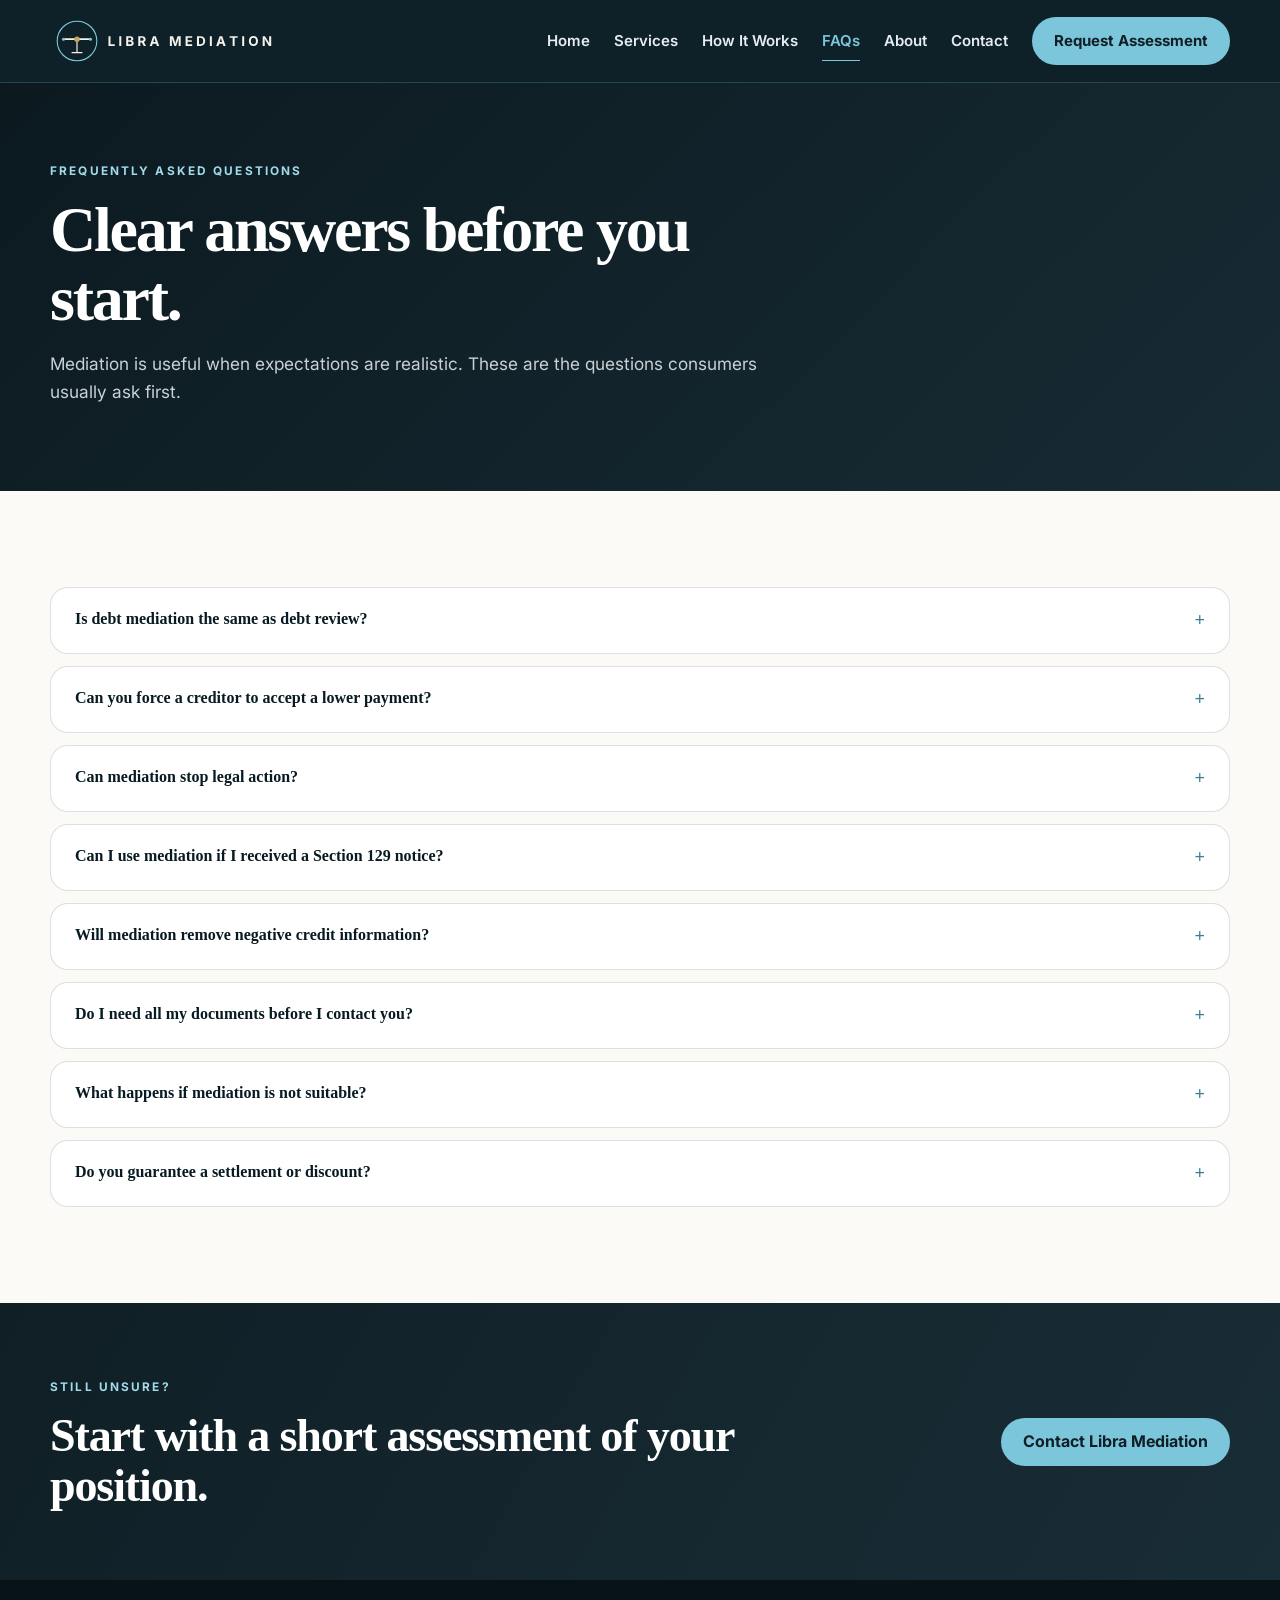
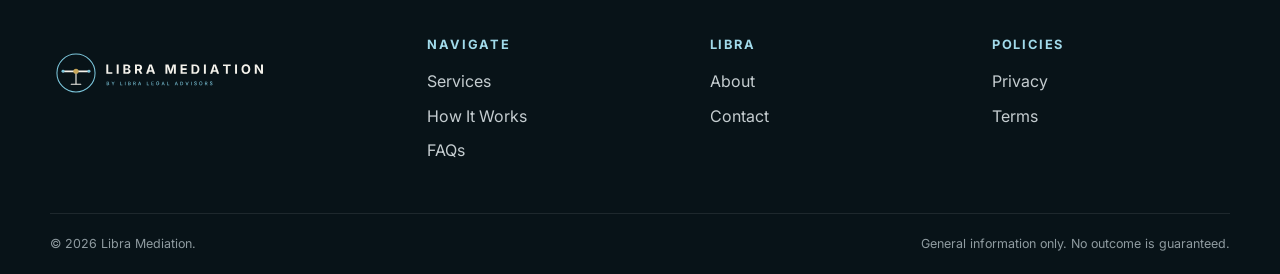
<file: faq.html>
<!doctype html><html lang="en"><head><meta charset="utf-8"><meta name="viewport" content="width=device-width,initial-scale=1"><title>FAQs | Libra Mediation</title><meta name="description" content="Frequently asked questions about debt mediation, creditor negotiation and Libra Mediation."><link rel="stylesheet" href="/assets/styles.css"><link rel="icon" href="/favicon.svg" type="image/svg+xml"><link rel="icon" href="/favicon.ico" sizes="any"><link rel="apple-touch-icon" href="/apple-touch-icon.png"><meta name="theme-color" content="#081a22"><meta property="og:site_name" content="Libra Mediation"><meta property="og:type" content="website"><meta property="og:image" content="https://mediation.libralegalsa.co.za/og-image.png"><meta name="twitter:card" content="summary_large_image"><link rel="preconnect" href="https://fonts.googleapis.com"><link rel="preconnect" href="https://fonts.gstatic.com" crossorigin><link href="https://fonts.googleapis.com/css2?family=Inter:wght@400;500;600;700;800&display=swap" rel="stylesheet"></head><body>
<header class="site-header"><div class="shell nav-row"><a class="brand" href="/"><svg class="brand-logo" role="img" aria-label="Libra Mediation" xmlns="http://www.w3.org/2000/svg" viewBox="0 0 508 120"><g transform="translate(60,60) scale(1)"><circle r="44" fill="none" stroke="#7cc6db" stroke-width="2.4"/><line x1="-30" y1="-4" x2="30" y2="-4" stroke="#f4f2eb" stroke-width="4" stroke-linecap="round"/><line x1="0" y1="-4" x2="0" y2="26" stroke="#f4f2eb" stroke-width="2.6"/><line x1="-11" y1="26" x2="11" y2="26" stroke="#f4f2eb" stroke-width="2.6" stroke-linecap="round"/><circle cy="-4" r="6" fill="#c7a65a"/><circle cx="-30" cy="-4" r="3.4" fill="#7cc6db"/><circle cx="30" cy="-4" r="3.4" fill="#7cc6db"/></g><path d="M129.9775390625 71.0H143.8642578125V67.2939453125H134.4453125V49.173828125H129.9775390625ZM158.408203125 49.173828125H153.9404296875V71.0H158.408203125ZM169.36328125 71.0H178.5771484375C183.4990234375 71.0 186.0771484375 68.4365234375 186.0771484375 64.9794921875C186.0771484375 61.7421875 183.7626953125 59.80859375 181.3017578125 59.69140625V59.4716796875C183.54296875 58.9736328125 185.2275390625 57.376953125 185.2275390625 54.7841796875C185.2275390625 51.517578125 182.810546875 49.173828125 178.0205078125 49.173828125H169.36328125ZM173.8310546875 67.3232421875V61.4052734375H177.8154296875C180.056640625 61.4052734375 181.4775390625 62.7236328125 181.4775390625 64.5546875C181.4775390625 66.2099609375 180.3203125 67.3232421875 177.6982421875 67.3232421875ZM173.8310546875 58.34375V52.8212890625H177.44921875C179.5439453125 52.8212890625 180.701171875 53.9052734375 180.701171875 55.501953125C180.701171875 57.259765625 179.2802734375 58.34375 177.361328125 58.34375ZM196.2119140625 71.0H200.6796875V63.20703125H204.1953125L208.35546875 71.0H213.306640625L208.6630859375 62.4892578125C211.1533203125 61.419921875 212.5302734375 59.2666015625 212.5302734375 56.2783203125C212.5302734375 51.986328125 209.6884765625 49.173828125 204.72265625 49.173828125H196.2119140625ZM200.6796875 59.5888671875V52.865234375H203.8876953125C206.626953125 52.865234375 207.916015625 54.0810546875 207.916015625 56.2783203125C207.916015625 58.4609375 206.626953125 59.5888671875 203.90234375 59.5888671875ZM221.654296875 71.0H226.5908203125L228.216796875 65.931640625H235.9658203125L237.650390625 71.0H242.6162109375L234.9697265625 49.173828125H229.1103515625ZM229.330078125 62.4306640625 229.9599609375 60.4677734375C230.619140625 58.2705078125 231.263671875 55.677734375 231.99609375 52.6748046875C232.7578125 55.6484375 233.4462890625 58.2265625 234.1494140625 60.4677734375L234.80859375 62.4306640625ZM266.416015625 71.0H270.8544921875V60.7021484375C270.8544921875 59.0615234375 270.7373046875 55.853515625 270.693359375 53.2021484375C271.4697265625 56.1318359375 272.3486328125 59.193359375 272.861328125 60.7021484375L276.5380859375 71.0H280.302734375L283.9208984375 60.7021484375C284.43359375 59.1494140625 285.3564453125 55.970703125 286.0888671875 53.0263671875C286.044921875 55.7802734375 285.927734375 59.0615234375 285.927734375 60.7021484375V71.0H290.4248046875V49.173828125H283.5400390625L280.0537109375 59.193359375C279.6142578125 60.5849609375 278.9404296875 63.5 278.4423828125 65.8583984375C277.9296875 63.4853515625 277.255859375 60.5703125 276.81640625 59.193359375L273.271484375 49.173828125H266.416015625ZM301.365234375 71.0H315.9990234375V67.2939453125H305.8330078125V61.80078125H315.2080078125V58.1533203125H305.8330078125V52.8798828125H315.9697265625V49.173828125H301.365234375ZM334.263671875 71.0C340.8994140625 71.0 344.8984375 66.8984375 344.8984375 60.072265625C344.8984375 53.275390625 340.8994140625 49.173828125 334.3369140625 49.173828125H326.587890625V71.0ZM331.0556640625 67.1474609375V53.0263671875H334.0732421875C338.248046875 53.0263671875 340.4453125 55.1943359375 340.4453125 60.072265625C340.4453125 64.9794921875 338.248046875 67.1474609375 334.0439453125 67.1474609375ZM359.720703125 49.173828125H355.2529296875V71.0H359.720703125ZM369.416015625 71.0H374.3525390625L375.978515625 65.931640625H383.7275390625L385.412109375 71.0H390.3779296875L382.7314453125 49.173828125H376.8720703125ZM377.091796875 62.4306640625 377.7216796875 60.4677734375C378.380859375 58.2705078125 379.025390625 55.677734375 379.7578125 52.6748046875C380.51953125 55.6484375 381.2080078125 58.2265625 381.9111328125 60.4677734375L382.5703125 62.4306640625ZM399.1943359375 52.8798828125H405.8740234375V71.0H410.3564453125V52.8798828125H417.021484375V49.173828125H399.1943359375ZM431.5654296875 49.173828125H427.09765625V71.0H431.5654296875ZM452.1005859375 71.29296875C457.88671875 71.29296875 462.28125 67.2060546875 462.28125 60.1015625C462.28125 52.9677734375 457.88671875 48.880859375 452.1005859375 48.880859375C446.314453125 48.880859375 441.919921875 52.9677734375 441.919921875 60.1015625C441.919921875 67.19140625 446.314453125 71.29296875 452.1005859375 71.29296875ZM452.1005859375 67.3232421875C448.716796875 67.3232421875 446.4609375 64.7744140625 446.4609375 60.1015625C446.4609375 55.4140625 448.716796875 52.8505859375 452.1005859375 52.8505859375C455.484375 52.8505859375 457.740234375 55.3994140625 457.740234375 60.1015625C457.740234375 64.7744140625 455.484375 67.3232421875 452.1005859375 67.3232421875ZM472.6357421875 71.0H477.2060546875V60.9658203125C477.2060546875 59.6767578125 477.07421875 57.3330078125 476.9130859375 54.6962890625C478.2607421875 57.4208984375 479.06640625 59.017578125 480.2822265625 60.98046875L486.5517578125 71.0H491.546875V49.173828125H486.9765625V59.6474609375C486.9765625 61.0830078125 487.09375 63.4267578125 487.2548828125 65.5654296875C486.302734375 63.294921875 485.3798828125 61.6396484375 484.515625 60.21875L477.6162109375 49.173828125H472.6357421875Z" fill="#f4f2eb"/></svg></a><button class="menu-button" aria-label="Toggle navigation" aria-expanded="false"><span></span><span></span><span></span></button><nav class="nav-links"><a href="/">Home</a><a href="/services">Services</a><a href="/how-it-works">How It Works</a><a class="active" href="/faq">FAQs</a><a href="/about">About</a><a href="/contact">Contact</a><a class="button button-gold" href="/assessment">Request Assessment</a></nav></div></header>
<main><section class="page-hero"><div class="shell"><span class="eyebrow light">Frequently asked questions</span><h1>Clear answers before you start.</h1><p>Mediation is useful when expectations are realistic. These are the questions consumers usually ask first.</p></div></section>
<section class="section"><div class="shell faq-list">
<article class="faq-item"><button aria-expanded="false"><span>Is debt mediation the same as debt review?</span><span class="faq-symbol">+</span></button><div class="faq-answer" hidden><p>No. Debt mediation is negotiation-based and does not automatically place you under debt review. Debt review is a regulated process under the National Credit Act and must be handled through the appropriate registered debt counsellor.</p></div></article>
<article class="faq-item"><button aria-expanded="false"><span>Can you force a creditor to accept a lower payment?</span><span class="faq-symbol">+</span></button><div class="faq-answer" hidden><p>No. A creditor is not automatically required to accept a proposal. Mediation creates a structured opportunity to negotiate and document a possible agreement.</p></div></article>
<article class="faq-item"><button aria-expanded="false"><span>Can mediation stop legal action?</span><span class="faq-symbol">+</span></button><div class="faq-answer" hidden><p>Not automatically. If legal proceedings have started, urgent legal advice may be required. Mediation should not be used as a substitute for responding to court deadlines.</p></div></article>
<article class="faq-item"><button aria-expanded="false"><span>Can I use mediation if I received a Section 129 notice?</span><span class="faq-symbol">+</span></button><div class="faq-answer" hidden><p>It may be possible to engage around the account, but the legal significance of a Section 129 notice must be understood. We first assess the stage of the matter and whether another professional route is necessary.</p></div></article>
<article class="faq-item"><button aria-expanded="false"><span>Will mediation remove negative credit information?</span><span class="faq-symbol">+</span></button><div class="faq-answer" hidden><p>Not automatically. Credit information is governed by the underlying account status and applicable credit-bureau rules. If incorrect information is disputed, that is assessed separately.</p></div></article>
<article class="faq-item"><button aria-expanded="false"><span>Do I need all my documents before I contact you?</span><span class="faq-symbol">+</span></button><div class="faq-answer" hidden><p>No. Start with what you have. We can tell you what information or documents are still needed to understand the position properly.</p></div></article>
<article class="faq-item"><button aria-expanded="false"><span>What happens if mediation is not suitable?</span><span class="faq-symbol">+</span></button><div class="faq-answer" hidden><p>We will tell you. Depending on the facts, the correct route may involve debt counselling, a regulator, a legal practitioner, a credit bureau dispute or another specialist process.</p></div></article>
<article class="faq-item"><button aria-expanded="false"><span>Do you guarantee a settlement or discount?</span><span class="faq-symbol">+</span></button><div class="faq-answer" hidden><p>No. No responsible mediation service can guarantee that a creditor will accept a specific repayment, reduction or settlement amount.</p></div></article>
</div></section>
<section class="cta-band"><div class="shell cta-grid"><div><span class="eyebrow light">Still unsure?</span><h2>Start with a short assessment of your position.</h2></div><div class="cta-actions"><a class="button button-gold" href="/contact">Contact Libra Mediation</a></div></div></section></main>
<footer class="site-footer"><div class="shell footer-grid"><div><a class="brand" href="/"><svg class="brand-logo brand-logo-endorsed" role="img" aria-label="Libra Mediation by libra legal advisors" xmlns="http://www.w3.org/2000/svg" viewBox="0 0 508 120"><g transform="translate(60,60) scale(1)"><circle r="44" fill="none" stroke="#7cc6db" stroke-width="2.4"/><line x1="-30" y1="-4" x2="30" y2="-4" stroke="#f4f2eb" stroke-width="4" stroke-linecap="round"/><line x1="0" y1="-4" x2="0" y2="26" stroke="#f4f2eb" stroke-width="2.6"/><line x1="-11" y1="26" x2="11" y2="26" stroke="#f4f2eb" stroke-width="2.6" stroke-linecap="round"/><circle cy="-4" r="6" fill="#c7a65a"/><circle cx="-30" cy="-4" r="3.4" fill="#7cc6db"/><circle cx="30" cy="-4" r="3.4" fill="#7cc6db"/></g><path d="M129.9775390625 62.0H143.8642578125V58.2939453125H134.4453125V40.173828125H129.9775390625ZM158.408203125 40.173828125H153.9404296875V62.0H158.408203125ZM169.36328125 62.0H178.5771484375C183.4990234375 62.0 186.0771484375 59.4365234375 186.0771484375 55.9794921875C186.0771484375 52.7421875 183.7626953125 50.80859375 181.3017578125 50.69140625V50.4716796875C183.54296875 49.9736328125 185.2275390625 48.376953125 185.2275390625 45.7841796875C185.2275390625 42.517578125 182.810546875 40.173828125 178.0205078125 40.173828125H169.36328125ZM173.8310546875 58.3232421875V52.4052734375H177.8154296875C180.056640625 52.4052734375 181.4775390625 53.7236328125 181.4775390625 55.5546875C181.4775390625 57.2099609375 180.3203125 58.3232421875 177.6982421875 58.3232421875ZM173.8310546875 49.34375V43.8212890625H177.44921875C179.5439453125 43.8212890625 180.701171875 44.9052734375 180.701171875 46.501953125C180.701171875 48.259765625 179.2802734375 49.34375 177.361328125 49.34375ZM196.2119140625 62.0H200.6796875V54.20703125H204.1953125L208.35546875 62.0H213.306640625L208.6630859375 53.4892578125C211.1533203125 52.419921875 212.5302734375 50.2666015625 212.5302734375 47.2783203125C212.5302734375 42.986328125 209.6884765625 40.173828125 204.72265625 40.173828125H196.2119140625ZM200.6796875 50.5888671875V43.865234375H203.8876953125C206.626953125 43.865234375 207.916015625 45.0810546875 207.916015625 47.2783203125C207.916015625 49.4609375 206.626953125 50.5888671875 203.90234375 50.5888671875ZM221.654296875 62.0H226.5908203125L228.216796875 56.931640625H235.9658203125L237.650390625 62.0H242.6162109375L234.9697265625 40.173828125H229.1103515625ZM229.330078125 53.4306640625 229.9599609375 51.4677734375C230.619140625 49.2705078125 231.263671875 46.677734375 231.99609375 43.6748046875C232.7578125 46.6484375 233.4462890625 49.2265625 234.1494140625 51.4677734375L234.80859375 53.4306640625ZM266.416015625 62.0H270.8544921875V51.7021484375C270.8544921875 50.0615234375 270.7373046875 46.853515625 270.693359375 44.2021484375C271.4697265625 47.1318359375 272.3486328125 50.193359375 272.861328125 51.7021484375L276.5380859375 62.0H280.302734375L283.9208984375 51.7021484375C284.43359375 50.1494140625 285.3564453125 46.970703125 286.0888671875 44.0263671875C286.044921875 46.7802734375 285.927734375 50.0615234375 285.927734375 51.7021484375V62.0H290.4248046875V40.173828125H283.5400390625L280.0537109375 50.193359375C279.6142578125 51.5849609375 278.9404296875 54.5 278.4423828125 56.8583984375C277.9296875 54.4853515625 277.255859375 51.5703125 276.81640625 50.193359375L273.271484375 40.173828125H266.416015625ZM301.365234375 62.0H315.9990234375V58.2939453125H305.8330078125V52.80078125H315.2080078125V49.1533203125H305.8330078125V43.8798828125H315.9697265625V40.173828125H301.365234375ZM334.263671875 62.0C340.8994140625 62.0 344.8984375 57.8984375 344.8984375 51.072265625C344.8984375 44.275390625 340.8994140625 40.173828125 334.3369140625 40.173828125H326.587890625V62.0ZM331.0556640625 58.1474609375V44.0263671875H334.0732421875C338.248046875 44.0263671875 340.4453125 46.1943359375 340.4453125 51.072265625C340.4453125 55.9794921875 338.248046875 58.1474609375 334.0439453125 58.1474609375ZM359.720703125 40.173828125H355.2529296875V62.0H359.720703125ZM369.416015625 62.0H374.3525390625L375.978515625 56.931640625H383.7275390625L385.412109375 62.0H390.3779296875L382.7314453125 40.173828125H376.8720703125ZM377.091796875 53.4306640625 377.7216796875 51.4677734375C378.380859375 49.2705078125 379.025390625 46.677734375 379.7578125 43.6748046875C380.51953125 46.6484375 381.2080078125 49.2265625 381.9111328125 51.4677734375L382.5703125 53.4306640625ZM399.1943359375 43.8798828125H405.8740234375V62.0H410.3564453125V43.8798828125H417.021484375V40.173828125H399.1943359375ZM431.5654296875 40.173828125H427.09765625V62.0H431.5654296875ZM452.1005859375 62.29296875C457.88671875 62.29296875 462.28125 58.2060546875 462.28125 51.1015625C462.28125 43.9677734375 457.88671875 39.880859375 452.1005859375 39.880859375C446.314453125 39.880859375 441.919921875 43.9677734375 441.919921875 51.1015625C441.919921875 58.19140625 446.314453125 62.29296875 452.1005859375 62.29296875ZM452.1005859375 58.3232421875C448.716796875 58.3232421875 446.4609375 55.7744140625 446.4609375 51.1015625C446.4609375 46.4140625 448.716796875 43.8505859375 452.1005859375 43.8505859375C455.484375 43.8505859375 457.740234375 46.3994140625 457.740234375 51.1015625C457.740234375 55.7744140625 455.484375 58.3232421875 452.1005859375 58.3232421875ZM472.6357421875 62.0H477.2060546875V51.9658203125C477.2060546875 50.6767578125 477.07421875 48.3330078125 476.9130859375 45.6962890625C478.2607421875 48.4208984375 479.06640625 50.017578125 480.2822265625 51.98046875L486.5517578125 62.0H491.546875V40.173828125H486.9765625V50.6474609375C486.9765625 52.0830078125 487.09375 54.4267578125 487.2548828125 56.5654296875C486.302734375 54.294921875 485.3798828125 52.6396484375 484.515625 51.21875L477.6162109375 40.173828125H472.6357421875Z" fill="#f4f2eb"/><path d="M130.88623046875 88.0H133.9638671875C135.822265625 88.0 136.66552734375 87.07080078125 136.66552734375 85.8408203125C136.66552734375 84.61083984375 135.80078125 83.91259765625 135.00048828125 83.86962890625V83.7890625C135.74169921875 83.6064453125 136.35400390625 83.09619140625 136.35400390625 82.09716796875C136.35400390625 80.91552734375 135.5322265625 79.9970703125 133.8349609375 79.9970703125H130.88623046875ZM132.11083984375 86.947265625V84.40673828125H133.888671875C134.8447265625 84.40673828125 135.45166015625 85.0244140625 135.45166015625 85.78173828125C135.45166015625 86.44775390625 134.98974609375 86.947265625 133.84033203125 86.947265625ZM132.11083984375 83.46142578125V81.04443359375H133.7490234375C134.69970703125 81.04443359375 135.15087890625 81.5439453125 135.15087890625 82.19921875C135.15087890625 82.96728515625 134.52783203125 83.46142578125 133.716796875 83.46142578125ZM144.94677734375 88.0H146.17138671875V84.81494140625L149.109375 79.9970703125H147.68603515625L146.1982421875 82.54833984375C145.9619140625 82.951171875 145.7685546875 83.31103515625 145.56982421875 83.79443359375C145.37109375 83.32177734375 145.177734375 82.96728515625 144.9306640625 82.54833984375L143.4267578125 79.9970703125H141.998046875L144.94677734375 84.81494140625ZM162.2021484375 88.0H167.05224609375V86.947265625H163.4267578125V79.9970703125H162.2021484375ZM174.146484375 79.9970703125H172.921875V88.0H174.146484375ZM180.4189453125 88.0H183.49658203125C185.35498046875 88.0 186.1982421875 87.07080078125 186.1982421875 85.8408203125C186.1982421875 84.61083984375 185.33349609375 83.91259765625 184.533203125 83.86962890625V83.7890625C185.2744140625 83.6064453125 185.88671875 83.09619140625 185.88671875 82.09716796875C185.88671875 80.91552734375 185.06494140625 79.9970703125 183.36767578125 79.9970703125H180.4189453125ZM181.6435546875 86.947265625V84.40673828125H183.42138671875C184.37744140625 84.40673828125 184.984375 85.0244140625 184.984375 85.78173828125C184.984375 86.44775390625 184.5224609375 86.947265625 183.373046875 86.947265625ZM181.6435546875 83.46142578125V81.04443359375H183.28173828125C184.232421875 81.04443359375 184.68359375 81.5439453125 184.68359375 82.19921875C184.68359375 82.96728515625 184.060546875 83.46142578125 183.24951171875 83.46142578125ZM192.14306640625 88.0H193.36767578125V84.97607421875H195.00048828125C195.02197265625 84.97607421875 195.048828125 84.97607421875 195.0703125 84.97607421875L196.6923828125 88.0H198.08349609375L196.32177734375 84.7666015625C197.2939453125 84.4013671875 197.78271484375 83.5849609375 197.78271484375 82.5107421875C197.78271484375 81.03369140625 196.8642578125 79.9970703125 195.01123046875 79.9970703125H192.14306640625ZM193.36767578125 83.9287109375V81.04443359375H194.87158203125C196.05322265625 81.04443359375 196.5419921875 81.6083984375 196.5419921875 82.5107421875C196.5419921875 83.40771484375 196.05322265625 83.9287109375 194.88232421875 83.9287109375ZM203.158203125 88.0H204.48486328125L205.19921875 85.88916015625H208.3466796875L209.08251953125 88.0H210.4091796875L207.5087890625 79.9970703125H206.0048828125ZM205.54833984375 84.86865234375 205.994140625 83.54736328125C206.19287109375 82.93505859375 206.43994140625 82.1025390625 206.75146484375 80.95849609375C207.068359375 82.091796875 207.31005859375 82.908203125 207.52490234375 83.54736328125L207.98681640625 84.86865234375ZM223.501953125 88.0H228.35205078125V86.947265625H224.7265625V79.9970703125H223.501953125ZM234.2216796875 88.0H239.2919921875V86.947265625H235.4462890625V84.48193359375H238.9912109375V83.4345703125H235.4462890625V81.0498046875H239.259765625V79.9970703125H234.2216796875ZM248.71728515625 88.107421875C250.65625 88.107421875 252.05810546875 86.83984375 252.05810546875 84.81494140625V83.896484375H248.89990234375V84.90625H250.8603515625C250.83349609375 86.1845703125 249.990234375 86.990234375 248.72265625 86.990234375C247.31005859375 86.990234375 246.28955078125 85.9267578125 246.28955078125 83.99853515625C246.28955078125 82.06494140625 247.326171875 81.0068359375 248.67431640625 81.0068359375C249.72705078125 81.0068359375 250.44140625 81.59228515625 250.7314453125 82.52685546875H251.98828125C251.7197265625 80.96923828125 250.3876953125 79.8896484375 248.66357421875 79.8896484375C246.59033203125 79.8896484375 245.07568359375 81.447265625 245.07568359375 84.00390625C245.07568359375 86.53369140625 246.5419921875 88.107421875 248.71728515625 88.107421875ZM257.4658203125 88.0H258.79248046875L259.5068359375 85.88916015625H262.654296875L263.39013671875 88.0H264.716796875L261.81640625 79.9970703125H260.3125ZM259.85595703125 84.86865234375 260.3017578125 83.54736328125C260.50048828125 82.93505859375 260.74755859375 82.1025390625 261.05908203125 80.95849609375C261.3759765625 82.091796875 261.61767578125 82.908203125 261.83251953125 83.54736328125L262.29443359375 84.86865234375ZM270.376953125 88.0H275.22705078125V86.947265625H271.6015625V79.9970703125H270.376953125ZM287.9169921875 88.0H289.24365234375L289.9580078125 85.88916015625H293.10546875L293.84130859375 88.0H295.16796875L292.267578125 79.9970703125H290.763671875ZM290.30712890625 84.86865234375 290.7529296875 83.54736328125C290.95166015625 82.93505859375 291.19873046875 82.1025390625 291.51025390625 80.95849609375C291.8271484375 82.091796875 292.06884765625 82.908203125 292.28369140625 83.54736328125L292.74560546875 84.86865234375ZM303.43310546875 88.0C305.8662109375 88.0 307.27880859375 86.49072265625 307.27880859375 83.98779296875C307.27880859375 81.5009765625 305.8662109375 79.9970703125 303.50830078125 79.9970703125H300.828125V88.0ZM302.052734375 86.92578125V81.0712890625H303.427734375C305.17333984375 81.0712890625 306.07568359375 82.10791015625 306.07568359375 83.98779296875C306.07568359375 85.8837890625 305.17333984375 86.92578125 303.36328125 86.92578125ZM315.54931640625 88.0H317.0478515625L319.9052734375 79.9970703125H318.57861328125L317.06396484375 84.44970703125C316.865234375 85.056640625 316.6181640625 85.87841796875 316.306640625 87.01708984375C315.98974609375 85.89990234375 315.7373046875 85.056640625 315.533203125 84.44970703125L313.9755859375 79.9970703125H312.654296875ZM326.7900390625 79.9970703125H325.5654296875V88.0H326.7900390625ZM335.748046875 88.13427734375C337.6279296875 88.13427734375 338.712890625 87.14599609375 338.712890625 85.787109375C338.712890625 84.34228515625 337.42919921875 83.79443359375 336.40869140625 83.53125L335.6298828125 83.3271484375C335.017578125 83.166015625 334.1904296875 82.88134765625 334.1904296875 82.1240234375C334.1904296875 81.447265625 334.802734375 80.953125 335.77490234375 80.953125C336.6826171875 80.953125 337.33251953125 81.3720703125 337.4130859375 82.1025390625H338.60546875C338.56787109375 80.82958984375 337.4453125 79.8896484375 335.8017578125 79.8896484375C334.1904296875 79.8896484375 332.9658203125 80.80810546875 332.9658203125 82.19384765625C332.9658203125 83.28955078125 333.7392578125 83.9609375 335.0498046875 84.31005859375L335.984375 84.56787109375C336.84375 84.798828125 337.50439453125 85.07275390625 337.50439453125 85.77099609375C337.50439453125 86.54443359375 336.7578125 87.06005859375 335.74267578125 87.06005859375C334.81884765625 87.06005859375 334.04541015625 86.65185546875 333.9755859375 85.7763671875H332.74560546875C332.82080078125 87.2373046875 333.94873046875 88.13427734375 335.748046875 88.13427734375ZM348.00390625 88.107421875C350.0771484375 88.107421875 351.60791015625 86.560546875 351.60791015625 84.00390625C351.60791015625 81.4365234375 350.0771484375 79.8896484375 348.00390625 79.8896484375C345.92529296875 79.8896484375 344.38916015625 81.4365234375 344.38916015625 84.00390625C344.38916015625 86.560546875 345.92529296875 88.107421875 348.00390625 88.107421875ZM348.00390625 86.990234375C346.62890625 86.990234375 345.60302734375 85.9375 345.60302734375 84.00390625C345.60302734375 82.06494140625 346.62890625 81.0068359375 348.00390625 81.0068359375C349.3681640625 81.0068359375 350.39404296875 82.0595703125 350.39404296875 84.00390625C350.39404296875 85.9375 349.3681640625 86.990234375 348.00390625 86.990234375ZM357.60107421875 88.0H358.82568359375V84.97607421875H360.45849609375C360.47998046875 84.97607421875 360.5068359375 84.97607421875 360.5283203125 84.97607421875L362.150390625 88.0H363.54150390625L361.77978515625 84.7666015625C362.751953125 84.4013671875 363.24072265625 83.5849609375 363.24072265625 82.5107421875C363.24072265625 81.03369140625 362.322265625 79.9970703125 360.46923828125 79.9970703125H357.60107421875ZM358.82568359375 83.9287109375V81.04443359375H360.32958984375C361.51123046875 81.04443359375 362.0 81.6083984375 362.0 82.5107421875C362.0 83.40771484375 361.51123046875 83.9287109375 360.34033203125 83.9287109375ZM371.9140625 88.13427734375C373.7939453125 88.13427734375 374.87890625 87.14599609375 374.87890625 85.787109375C374.87890625 84.34228515625 373.59521484375 83.79443359375 372.57470703125 83.53125L371.7958984375 83.3271484375C371.18359375 83.166015625 370.3564453125 82.88134765625 370.3564453125 82.1240234375C370.3564453125 81.447265625 370.96875 80.953125 371.94091796875 80.953125C372.8486328125 80.953125 373.49853515625 81.3720703125 373.5791015625 82.1025390625H374.771484375C374.73388671875 80.82958984375 373.611328125 79.8896484375 371.9677734375 79.8896484375C370.3564453125 79.8896484375 369.1318359375 80.80810546875 369.1318359375 82.19384765625C369.1318359375 83.28955078125 369.9052734375 83.9609375 371.2158203125 84.31005859375L372.150390625 84.56787109375C373.009765625 84.798828125 373.67041015625 85.07275390625 373.67041015625 85.77099609375C373.67041015625 86.54443359375 372.923828125 87.06005859375 371.90869140625 87.06005859375C370.98486328125 87.06005859375 370.21142578125 86.65185546875 370.1416015625 85.7763671875H368.91162109375C368.98681640625 87.2373046875 370.11474609375 88.13427734375 371.9140625 88.13427734375Z" fill="#7cc6db"/></svg></a></div><div><h3>Navigate</h3><a href="/services">Services</a><a href="/how-it-works">How It Works</a><a href="/faq">FAQs</a></div><div><h3>Libra</h3><a href="/about">About</a><a href="/contact">Contact</a></div><div><h3>Policies</h3><a href="/privacy">Privacy</a><a href="/terms">Terms</a></div></div><div class="shell footer-bottom"><p>© <span data-year></span> Libra Mediation.</p><p>General information only. No outcome is guaranteed.</p></div></footer><script src="/assets/site.js"></script></body></html>
</file>
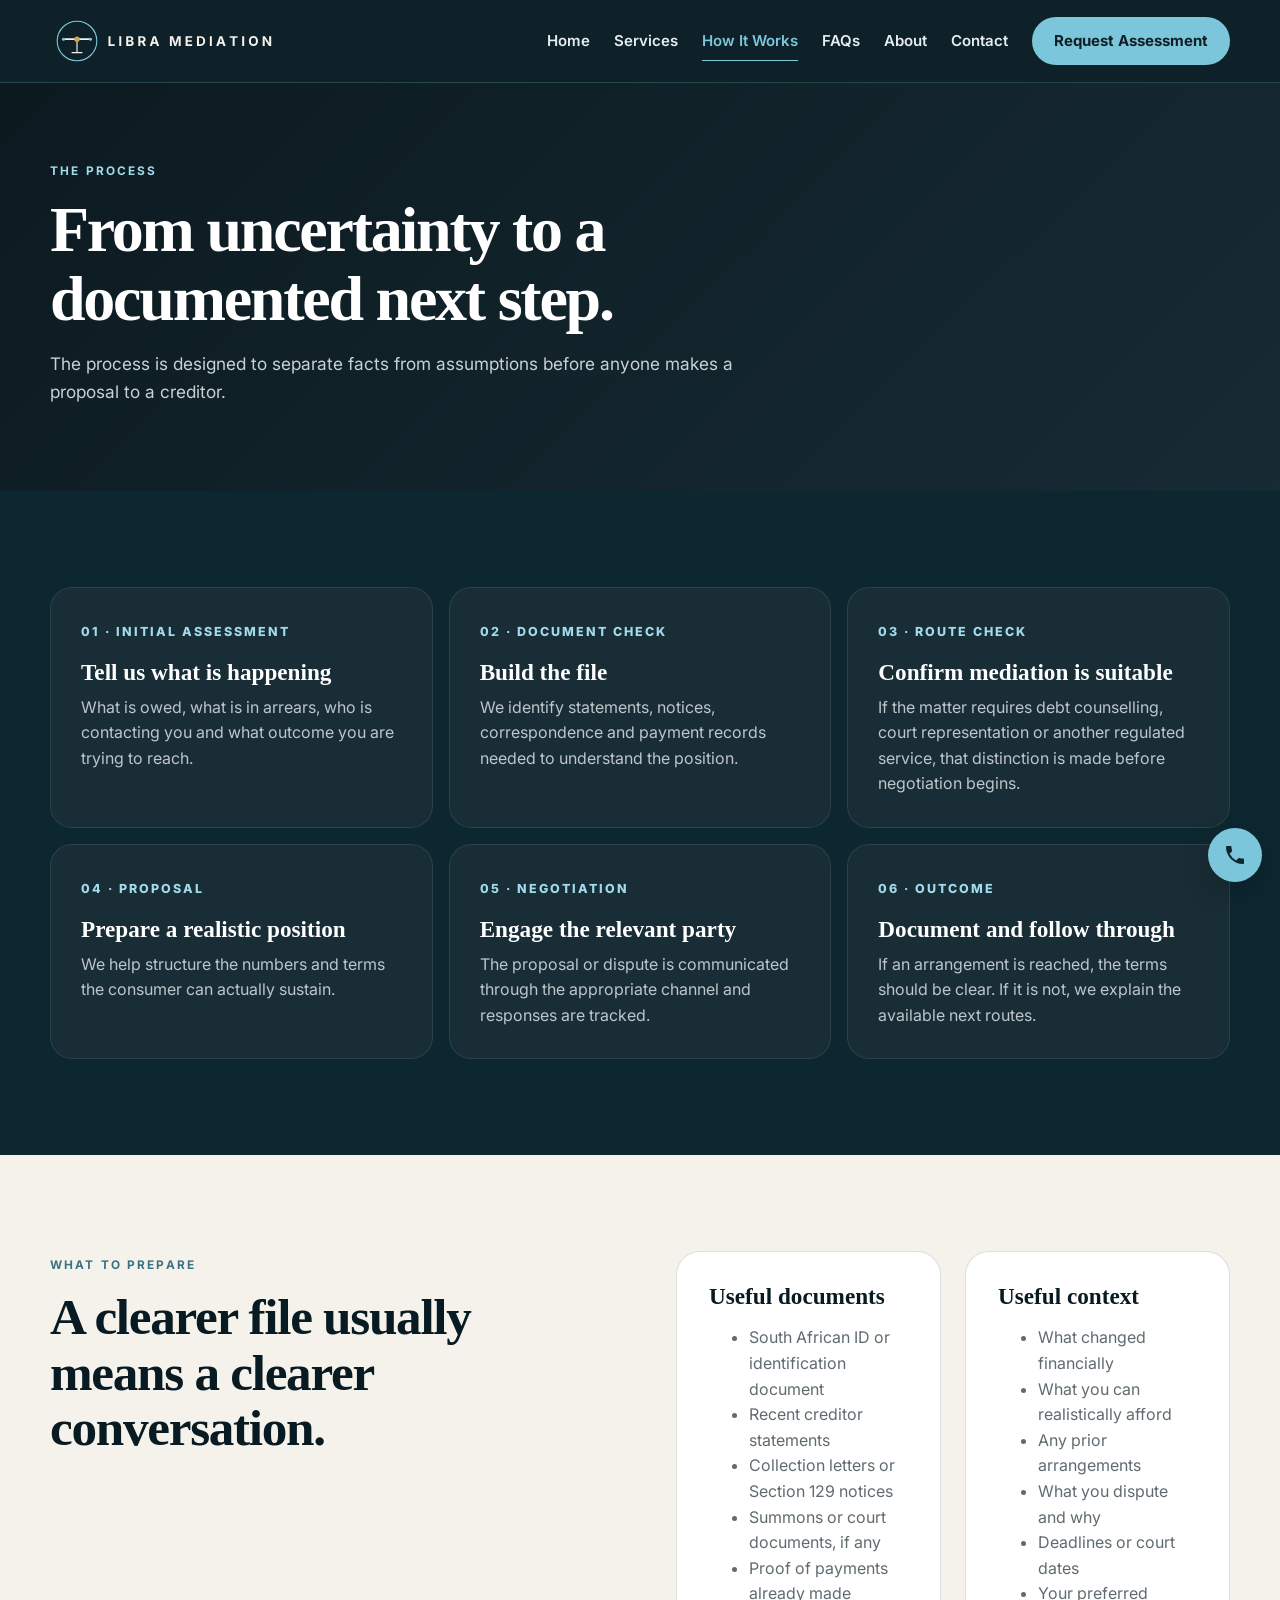
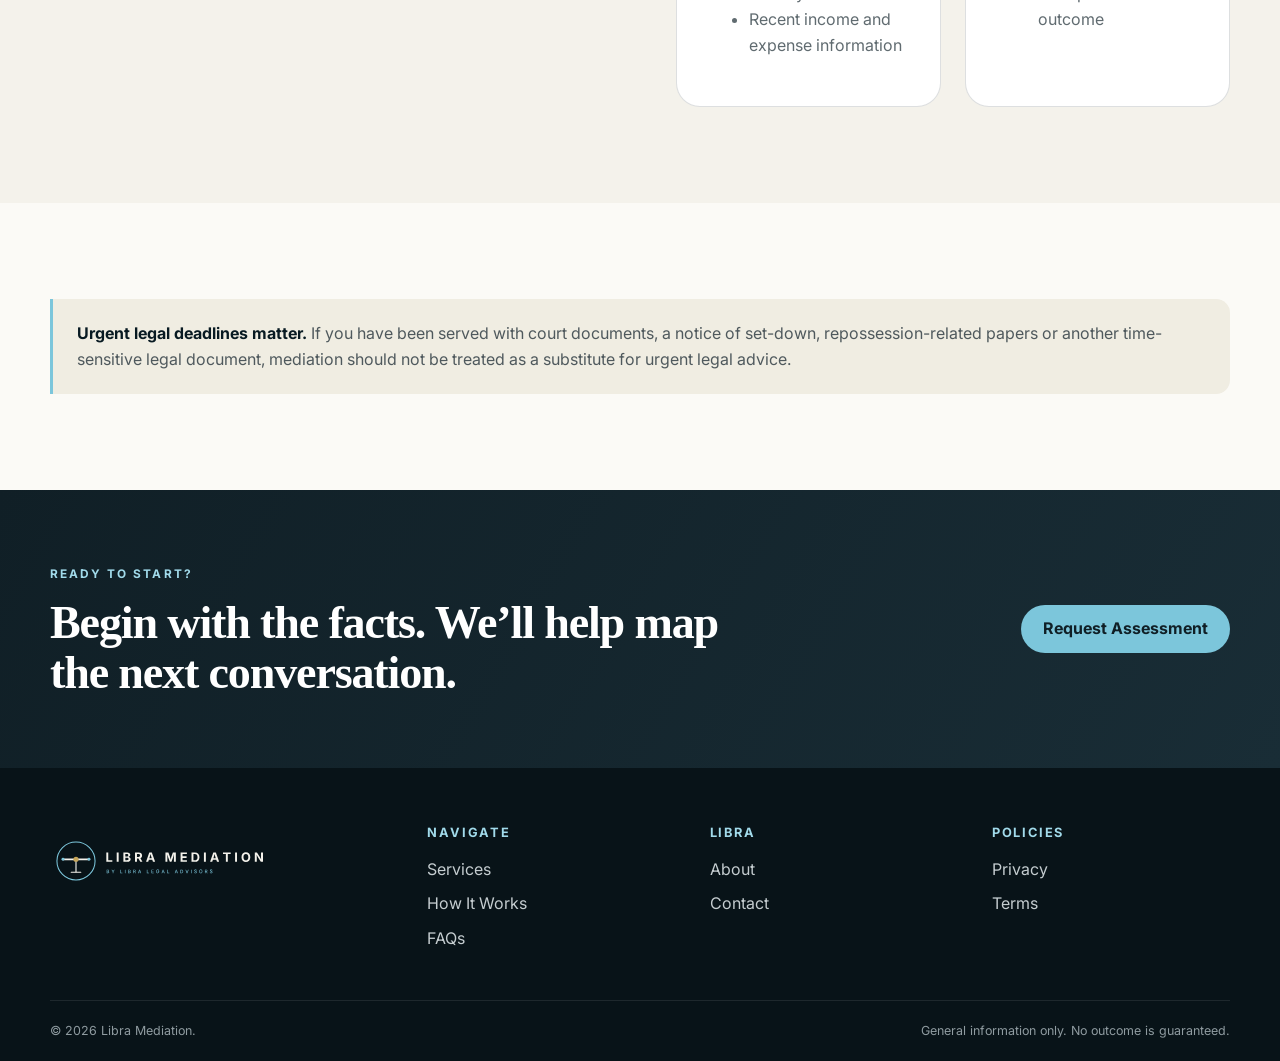
<file: how-it-works.html>
<!doctype html><html lang="en"><head><meta charset="utf-8"><meta name="viewport" content="width=device-width,initial-scale=1"><title>How It Works | Libra Mediation</title><meta name="description" content="See the Libra Mediation process from assessment through negotiation and follow-through."><link rel="stylesheet" href="/assets/styles.css"><link rel="icon" href="/favicon.svg" type="image/svg+xml"><link rel="icon" href="/favicon.ico" sizes="any"><link rel="apple-touch-icon" href="/apple-touch-icon.png"><meta name="theme-color" content="#081a22"><meta property="og:site_name" content="Libra Mediation"><meta property="og:type" content="website"><meta property="og:image" content="https://mediation.libralegalsa.co.za/og-image.png"><meta name="twitter:card" content="summary_large_image"><link rel="preconnect" href="https://fonts.googleapis.com"><link rel="preconnect" href="https://fonts.gstatic.com" crossorigin><link href="https://fonts.googleapis.com/css2?family=Inter:wght@400;500;600;700;800&display=swap" rel="stylesheet"></head><body>
<header class="site-header"><div class="shell nav-row"><a class="brand" href="/"><svg class="brand-logo" role="img" aria-label="Libra Mediation" xmlns="http://www.w3.org/2000/svg" viewBox="0 0 508 120"><g transform="translate(60,60) scale(1)"><circle r="44" fill="none" stroke="#7cc6db" stroke-width="2.4"/><line x1="-30" y1="-4" x2="30" y2="-4" stroke="#f4f2eb" stroke-width="4" stroke-linecap="round"/><line x1="0" y1="-4" x2="0" y2="26" stroke="#f4f2eb" stroke-width="2.6"/><line x1="-11" y1="26" x2="11" y2="26" stroke="#f4f2eb" stroke-width="2.6" stroke-linecap="round"/><circle cy="-4" r="6" fill="#c7a65a"/><circle cx="-30" cy="-4" r="3.4" fill="#7cc6db"/><circle cx="30" cy="-4" r="3.4" fill="#7cc6db"/></g><path d="M129.9775390625 71.0H143.8642578125V67.2939453125H134.4453125V49.173828125H129.9775390625ZM158.408203125 49.173828125H153.9404296875V71.0H158.408203125ZM169.36328125 71.0H178.5771484375C183.4990234375 71.0 186.0771484375 68.4365234375 186.0771484375 64.9794921875C186.0771484375 61.7421875 183.7626953125 59.80859375 181.3017578125 59.69140625V59.4716796875C183.54296875 58.9736328125 185.2275390625 57.376953125 185.2275390625 54.7841796875C185.2275390625 51.517578125 182.810546875 49.173828125 178.0205078125 49.173828125H169.36328125ZM173.8310546875 67.3232421875V61.4052734375H177.8154296875C180.056640625 61.4052734375 181.4775390625 62.7236328125 181.4775390625 64.5546875C181.4775390625 66.2099609375 180.3203125 67.3232421875 177.6982421875 67.3232421875ZM173.8310546875 58.34375V52.8212890625H177.44921875C179.5439453125 52.8212890625 180.701171875 53.9052734375 180.701171875 55.501953125C180.701171875 57.259765625 179.2802734375 58.34375 177.361328125 58.34375ZM196.2119140625 71.0H200.6796875V63.20703125H204.1953125L208.35546875 71.0H213.306640625L208.6630859375 62.4892578125C211.1533203125 61.419921875 212.5302734375 59.2666015625 212.5302734375 56.2783203125C212.5302734375 51.986328125 209.6884765625 49.173828125 204.72265625 49.173828125H196.2119140625ZM200.6796875 59.5888671875V52.865234375H203.8876953125C206.626953125 52.865234375 207.916015625 54.0810546875 207.916015625 56.2783203125C207.916015625 58.4609375 206.626953125 59.5888671875 203.90234375 59.5888671875ZM221.654296875 71.0H226.5908203125L228.216796875 65.931640625H235.9658203125L237.650390625 71.0H242.6162109375L234.9697265625 49.173828125H229.1103515625ZM229.330078125 62.4306640625 229.9599609375 60.4677734375C230.619140625 58.2705078125 231.263671875 55.677734375 231.99609375 52.6748046875C232.7578125 55.6484375 233.4462890625 58.2265625 234.1494140625 60.4677734375L234.80859375 62.4306640625ZM266.416015625 71.0H270.8544921875V60.7021484375C270.8544921875 59.0615234375 270.7373046875 55.853515625 270.693359375 53.2021484375C271.4697265625 56.1318359375 272.3486328125 59.193359375 272.861328125 60.7021484375L276.5380859375 71.0H280.302734375L283.9208984375 60.7021484375C284.43359375 59.1494140625 285.3564453125 55.970703125 286.0888671875 53.0263671875C286.044921875 55.7802734375 285.927734375 59.0615234375 285.927734375 60.7021484375V71.0H290.4248046875V49.173828125H283.5400390625L280.0537109375 59.193359375C279.6142578125 60.5849609375 278.9404296875 63.5 278.4423828125 65.8583984375C277.9296875 63.4853515625 277.255859375 60.5703125 276.81640625 59.193359375L273.271484375 49.173828125H266.416015625ZM301.365234375 71.0H315.9990234375V67.2939453125H305.8330078125V61.80078125H315.2080078125V58.1533203125H305.8330078125V52.8798828125H315.9697265625V49.173828125H301.365234375ZM334.263671875 71.0C340.8994140625 71.0 344.8984375 66.8984375 344.8984375 60.072265625C344.8984375 53.275390625 340.8994140625 49.173828125 334.3369140625 49.173828125H326.587890625V71.0ZM331.0556640625 67.1474609375V53.0263671875H334.0732421875C338.248046875 53.0263671875 340.4453125 55.1943359375 340.4453125 60.072265625C340.4453125 64.9794921875 338.248046875 67.1474609375 334.0439453125 67.1474609375ZM359.720703125 49.173828125H355.2529296875V71.0H359.720703125ZM369.416015625 71.0H374.3525390625L375.978515625 65.931640625H383.7275390625L385.412109375 71.0H390.3779296875L382.7314453125 49.173828125H376.8720703125ZM377.091796875 62.4306640625 377.7216796875 60.4677734375C378.380859375 58.2705078125 379.025390625 55.677734375 379.7578125 52.6748046875C380.51953125 55.6484375 381.2080078125 58.2265625 381.9111328125 60.4677734375L382.5703125 62.4306640625ZM399.1943359375 52.8798828125H405.8740234375V71.0H410.3564453125V52.8798828125H417.021484375V49.173828125H399.1943359375ZM431.5654296875 49.173828125H427.09765625V71.0H431.5654296875ZM452.1005859375 71.29296875C457.88671875 71.29296875 462.28125 67.2060546875 462.28125 60.1015625C462.28125 52.9677734375 457.88671875 48.880859375 452.1005859375 48.880859375C446.314453125 48.880859375 441.919921875 52.9677734375 441.919921875 60.1015625C441.919921875 67.19140625 446.314453125 71.29296875 452.1005859375 71.29296875ZM452.1005859375 67.3232421875C448.716796875 67.3232421875 446.4609375 64.7744140625 446.4609375 60.1015625C446.4609375 55.4140625 448.716796875 52.8505859375 452.1005859375 52.8505859375C455.484375 52.8505859375 457.740234375 55.3994140625 457.740234375 60.1015625C457.740234375 64.7744140625 455.484375 67.3232421875 452.1005859375 67.3232421875ZM472.6357421875 71.0H477.2060546875V60.9658203125C477.2060546875 59.6767578125 477.07421875 57.3330078125 476.9130859375 54.6962890625C478.2607421875 57.4208984375 479.06640625 59.017578125 480.2822265625 60.98046875L486.5517578125 71.0H491.546875V49.173828125H486.9765625V59.6474609375C486.9765625 61.0830078125 487.09375 63.4267578125 487.2548828125 65.5654296875C486.302734375 63.294921875 485.3798828125 61.6396484375 484.515625 60.21875L477.6162109375 49.173828125H472.6357421875Z" fill="#f4f2eb"/></svg></a><button class="menu-button" aria-label="Toggle navigation" aria-expanded="false"><span></span><span></span><span></span></button><nav class="nav-links"><a href="/">Home</a><a href="/services">Services</a><a class="active" href="/how-it-works">How It Works</a><a href="/faq">FAQs</a><a href="/about">About</a><a href="/contact">Contact</a><a class="button button-gold" href="/assessment">Request Assessment</a></nav></div></header>
<main><section class="page-hero"><div class="shell"><span class="eyebrow light">The process</span><h1>From uncertainty to a documented next step.</h1><p>The process is designed to separate facts from assumptions before anyone makes a proposal to a creditor.</p></div></section>
<section class="section deep"><div class="shell process-grid"><article class="process-step"><span class="number">01 · INITIAL ASSESSMENT</span><h3>Tell us what is happening</h3><p>What is owed, what is in arrears, who is contacting you and what outcome you are trying to reach.</p></article><article class="process-step"><span class="number">02 · DOCUMENT CHECK</span><h3>Build the file</h3><p>We identify statements, notices, correspondence and payment records needed to understand the position.</p></article><article class="process-step"><span class="number">03 · ROUTE CHECK</span><h3>Confirm mediation is suitable</h3><p>If the matter requires debt counselling, court representation or another regulated service, that distinction is made before negotiation begins.</p></article><article class="process-step"><span class="number">04 · PROPOSAL</span><h3>Prepare a realistic position</h3><p>We help structure the numbers and terms the consumer can actually sustain.</p></article><article class="process-step"><span class="number">05 · NEGOTIATION</span><h3>Engage the relevant party</h3><p>The proposal or dispute is communicated through the appropriate channel and responses are tracked.</p></article><article class="process-step"><span class="number">06 · OUTCOME</span><h3>Document and follow through</h3><p>If an arrangement is reached, the terms should be clear. If it is not, we explain the available next routes.</p></article></div></section>
<section class="section ivory"><div class="shell split"><div><span class="eyebrow">What to prepare</span><h2>A clearer file usually means a clearer conversation.</h2></div><div class="detail-grid"><div class="detail-panel"><h3>Useful documents</h3><ul><li>South African ID or identification document</li><li>Recent creditor statements</li><li>Collection letters or Section 129 notices</li><li>Summons or court documents, if any</li><li>Proof of payments already made</li><li>Recent income and expense information</li></ul></div><div class="detail-panel"><h3>Useful context</h3><ul><li>What changed financially</li><li>What you can realistically afford</li><li>Any prior arrangements</li><li>What you dispute and why</li><li>Deadlines or court dates</li><li>Your preferred outcome</li></ul></div></div></div></section>
<section class="section"><div class="shell"><div class="notice"><strong>Urgent legal deadlines matter.</strong> If you have been served with court documents, a notice of set-down, repossession-related papers or another time-sensitive legal document, mediation should not be treated as a substitute for urgent legal advice.</div></div></section>
<section class="cta-band"><div class="shell cta-grid"><div><span class="eyebrow light">Ready to start?</span><h2>Begin with the facts. We’ll help map the next conversation.</h2></div><div class="cta-actions"><a class="button button-gold" href="/assessment">Request Assessment</a></div></div></section></main>
<footer class="site-footer"><div class="shell footer-grid"><div><a class="brand" href="/"><svg class="brand-logo brand-logo-endorsed" role="img" aria-label="Libra Mediation by libra legal advisors" xmlns="http://www.w3.org/2000/svg" viewBox="0 0 508 120"><g transform="translate(60,60) scale(1)"><circle r="44" fill="none" stroke="#7cc6db" stroke-width="2.4"/><line x1="-30" y1="-4" x2="30" y2="-4" stroke="#f4f2eb" stroke-width="4" stroke-linecap="round"/><line x1="0" y1="-4" x2="0" y2="26" stroke="#f4f2eb" stroke-width="2.6"/><line x1="-11" y1="26" x2="11" y2="26" stroke="#f4f2eb" stroke-width="2.6" stroke-linecap="round"/><circle cy="-4" r="6" fill="#c7a65a"/><circle cx="-30" cy="-4" r="3.4" fill="#7cc6db"/><circle cx="30" cy="-4" r="3.4" fill="#7cc6db"/></g><path d="M129.9775390625 62.0H143.8642578125V58.2939453125H134.4453125V40.173828125H129.9775390625ZM158.408203125 40.173828125H153.9404296875V62.0H158.408203125ZM169.36328125 62.0H178.5771484375C183.4990234375 62.0 186.0771484375 59.4365234375 186.0771484375 55.9794921875C186.0771484375 52.7421875 183.7626953125 50.80859375 181.3017578125 50.69140625V50.4716796875C183.54296875 49.9736328125 185.2275390625 48.376953125 185.2275390625 45.7841796875C185.2275390625 42.517578125 182.810546875 40.173828125 178.0205078125 40.173828125H169.36328125ZM173.8310546875 58.3232421875V52.4052734375H177.8154296875C180.056640625 52.4052734375 181.4775390625 53.7236328125 181.4775390625 55.5546875C181.4775390625 57.2099609375 180.3203125 58.3232421875 177.6982421875 58.3232421875ZM173.8310546875 49.34375V43.8212890625H177.44921875C179.5439453125 43.8212890625 180.701171875 44.9052734375 180.701171875 46.501953125C180.701171875 48.259765625 179.2802734375 49.34375 177.361328125 49.34375ZM196.2119140625 62.0H200.6796875V54.20703125H204.1953125L208.35546875 62.0H213.306640625L208.6630859375 53.4892578125C211.1533203125 52.419921875 212.5302734375 50.2666015625 212.5302734375 47.2783203125C212.5302734375 42.986328125 209.6884765625 40.173828125 204.72265625 40.173828125H196.2119140625ZM200.6796875 50.5888671875V43.865234375H203.8876953125C206.626953125 43.865234375 207.916015625 45.0810546875 207.916015625 47.2783203125C207.916015625 49.4609375 206.626953125 50.5888671875 203.90234375 50.5888671875ZM221.654296875 62.0H226.5908203125L228.216796875 56.931640625H235.9658203125L237.650390625 62.0H242.6162109375L234.9697265625 40.173828125H229.1103515625ZM229.330078125 53.4306640625 229.9599609375 51.4677734375C230.619140625 49.2705078125 231.263671875 46.677734375 231.99609375 43.6748046875C232.7578125 46.6484375 233.4462890625 49.2265625 234.1494140625 51.4677734375L234.80859375 53.4306640625ZM266.416015625 62.0H270.8544921875V51.7021484375C270.8544921875 50.0615234375 270.7373046875 46.853515625 270.693359375 44.2021484375C271.4697265625 47.1318359375 272.3486328125 50.193359375 272.861328125 51.7021484375L276.5380859375 62.0H280.302734375L283.9208984375 51.7021484375C284.43359375 50.1494140625 285.3564453125 46.970703125 286.0888671875 44.0263671875C286.044921875 46.7802734375 285.927734375 50.0615234375 285.927734375 51.7021484375V62.0H290.4248046875V40.173828125H283.5400390625L280.0537109375 50.193359375C279.6142578125 51.5849609375 278.9404296875 54.5 278.4423828125 56.8583984375C277.9296875 54.4853515625 277.255859375 51.5703125 276.81640625 50.193359375L273.271484375 40.173828125H266.416015625ZM301.365234375 62.0H315.9990234375V58.2939453125H305.8330078125V52.80078125H315.2080078125V49.1533203125H305.8330078125V43.8798828125H315.9697265625V40.173828125H301.365234375ZM334.263671875 62.0C340.8994140625 62.0 344.8984375 57.8984375 344.8984375 51.072265625C344.8984375 44.275390625 340.8994140625 40.173828125 334.3369140625 40.173828125H326.587890625V62.0ZM331.0556640625 58.1474609375V44.0263671875H334.0732421875C338.248046875 44.0263671875 340.4453125 46.1943359375 340.4453125 51.072265625C340.4453125 55.9794921875 338.248046875 58.1474609375 334.0439453125 58.1474609375ZM359.720703125 40.173828125H355.2529296875V62.0H359.720703125ZM369.416015625 62.0H374.3525390625L375.978515625 56.931640625H383.7275390625L385.412109375 62.0H390.3779296875L382.7314453125 40.173828125H376.8720703125ZM377.091796875 53.4306640625 377.7216796875 51.4677734375C378.380859375 49.2705078125 379.025390625 46.677734375 379.7578125 43.6748046875C380.51953125 46.6484375 381.2080078125 49.2265625 381.9111328125 51.4677734375L382.5703125 53.4306640625ZM399.1943359375 43.8798828125H405.8740234375V62.0H410.3564453125V43.8798828125H417.021484375V40.173828125H399.1943359375ZM431.5654296875 40.173828125H427.09765625V62.0H431.5654296875ZM452.1005859375 62.29296875C457.88671875 62.29296875 462.28125 58.2060546875 462.28125 51.1015625C462.28125 43.9677734375 457.88671875 39.880859375 452.1005859375 39.880859375C446.314453125 39.880859375 441.919921875 43.9677734375 441.919921875 51.1015625C441.919921875 58.19140625 446.314453125 62.29296875 452.1005859375 62.29296875ZM452.1005859375 58.3232421875C448.716796875 58.3232421875 446.4609375 55.7744140625 446.4609375 51.1015625C446.4609375 46.4140625 448.716796875 43.8505859375 452.1005859375 43.8505859375C455.484375 43.8505859375 457.740234375 46.3994140625 457.740234375 51.1015625C457.740234375 55.7744140625 455.484375 58.3232421875 452.1005859375 58.3232421875ZM472.6357421875 62.0H477.2060546875V51.9658203125C477.2060546875 50.6767578125 477.07421875 48.3330078125 476.9130859375 45.6962890625C478.2607421875 48.4208984375 479.06640625 50.017578125 480.2822265625 51.98046875L486.5517578125 62.0H491.546875V40.173828125H486.9765625V50.6474609375C486.9765625 52.0830078125 487.09375 54.4267578125 487.2548828125 56.5654296875C486.302734375 54.294921875 485.3798828125 52.6396484375 484.515625 51.21875L477.6162109375 40.173828125H472.6357421875Z" fill="#f4f2eb"/><path d="M130.88623046875 88.0H133.9638671875C135.822265625 88.0 136.66552734375 87.07080078125 136.66552734375 85.8408203125C136.66552734375 84.61083984375 135.80078125 83.91259765625 135.00048828125 83.86962890625V83.7890625C135.74169921875 83.6064453125 136.35400390625 83.09619140625 136.35400390625 82.09716796875C136.35400390625 80.91552734375 135.5322265625 79.9970703125 133.8349609375 79.9970703125H130.88623046875ZM132.11083984375 86.947265625V84.40673828125H133.888671875C134.8447265625 84.40673828125 135.45166015625 85.0244140625 135.45166015625 85.78173828125C135.45166015625 86.44775390625 134.98974609375 86.947265625 133.84033203125 86.947265625ZM132.11083984375 83.46142578125V81.04443359375H133.7490234375C134.69970703125 81.04443359375 135.15087890625 81.5439453125 135.15087890625 82.19921875C135.15087890625 82.96728515625 134.52783203125 83.46142578125 133.716796875 83.46142578125ZM144.94677734375 88.0H146.17138671875V84.81494140625L149.109375 79.9970703125H147.68603515625L146.1982421875 82.54833984375C145.9619140625 82.951171875 145.7685546875 83.31103515625 145.56982421875 83.79443359375C145.37109375 83.32177734375 145.177734375 82.96728515625 144.9306640625 82.54833984375L143.4267578125 79.9970703125H141.998046875L144.94677734375 84.81494140625ZM162.2021484375 88.0H167.05224609375V86.947265625H163.4267578125V79.9970703125H162.2021484375ZM174.146484375 79.9970703125H172.921875V88.0H174.146484375ZM180.4189453125 88.0H183.49658203125C185.35498046875 88.0 186.1982421875 87.07080078125 186.1982421875 85.8408203125C186.1982421875 84.61083984375 185.33349609375 83.91259765625 184.533203125 83.86962890625V83.7890625C185.2744140625 83.6064453125 185.88671875 83.09619140625 185.88671875 82.09716796875C185.88671875 80.91552734375 185.06494140625 79.9970703125 183.36767578125 79.9970703125H180.4189453125ZM181.6435546875 86.947265625V84.40673828125H183.42138671875C184.37744140625 84.40673828125 184.984375 85.0244140625 184.984375 85.78173828125C184.984375 86.44775390625 184.5224609375 86.947265625 183.373046875 86.947265625ZM181.6435546875 83.46142578125V81.04443359375H183.28173828125C184.232421875 81.04443359375 184.68359375 81.5439453125 184.68359375 82.19921875C184.68359375 82.96728515625 184.060546875 83.46142578125 183.24951171875 83.46142578125ZM192.14306640625 88.0H193.36767578125V84.97607421875H195.00048828125C195.02197265625 84.97607421875 195.048828125 84.97607421875 195.0703125 84.97607421875L196.6923828125 88.0H198.08349609375L196.32177734375 84.7666015625C197.2939453125 84.4013671875 197.78271484375 83.5849609375 197.78271484375 82.5107421875C197.78271484375 81.03369140625 196.8642578125 79.9970703125 195.01123046875 79.9970703125H192.14306640625ZM193.36767578125 83.9287109375V81.04443359375H194.87158203125C196.05322265625 81.04443359375 196.5419921875 81.6083984375 196.5419921875 82.5107421875C196.5419921875 83.40771484375 196.05322265625 83.9287109375 194.88232421875 83.9287109375ZM203.158203125 88.0H204.48486328125L205.19921875 85.88916015625H208.3466796875L209.08251953125 88.0H210.4091796875L207.5087890625 79.9970703125H206.0048828125ZM205.54833984375 84.86865234375 205.994140625 83.54736328125C206.19287109375 82.93505859375 206.43994140625 82.1025390625 206.75146484375 80.95849609375C207.068359375 82.091796875 207.31005859375 82.908203125 207.52490234375 83.54736328125L207.98681640625 84.86865234375ZM223.501953125 88.0H228.35205078125V86.947265625H224.7265625V79.9970703125H223.501953125ZM234.2216796875 88.0H239.2919921875V86.947265625H235.4462890625V84.48193359375H238.9912109375V83.4345703125H235.4462890625V81.0498046875H239.259765625V79.9970703125H234.2216796875ZM248.71728515625 88.107421875C250.65625 88.107421875 252.05810546875 86.83984375 252.05810546875 84.81494140625V83.896484375H248.89990234375V84.90625H250.8603515625C250.83349609375 86.1845703125 249.990234375 86.990234375 248.72265625 86.990234375C247.31005859375 86.990234375 246.28955078125 85.9267578125 246.28955078125 83.99853515625C246.28955078125 82.06494140625 247.326171875 81.0068359375 248.67431640625 81.0068359375C249.72705078125 81.0068359375 250.44140625 81.59228515625 250.7314453125 82.52685546875H251.98828125C251.7197265625 80.96923828125 250.3876953125 79.8896484375 248.66357421875 79.8896484375C246.59033203125 79.8896484375 245.07568359375 81.447265625 245.07568359375 84.00390625C245.07568359375 86.53369140625 246.5419921875 88.107421875 248.71728515625 88.107421875ZM257.4658203125 88.0H258.79248046875L259.5068359375 85.88916015625H262.654296875L263.39013671875 88.0H264.716796875L261.81640625 79.9970703125H260.3125ZM259.85595703125 84.86865234375 260.3017578125 83.54736328125C260.50048828125 82.93505859375 260.74755859375 82.1025390625 261.05908203125 80.95849609375C261.3759765625 82.091796875 261.61767578125 82.908203125 261.83251953125 83.54736328125L262.29443359375 84.86865234375ZM270.376953125 88.0H275.22705078125V86.947265625H271.6015625V79.9970703125H270.376953125ZM287.9169921875 88.0H289.24365234375L289.9580078125 85.88916015625H293.10546875L293.84130859375 88.0H295.16796875L292.267578125 79.9970703125H290.763671875ZM290.30712890625 84.86865234375 290.7529296875 83.54736328125C290.95166015625 82.93505859375 291.19873046875 82.1025390625 291.51025390625 80.95849609375C291.8271484375 82.091796875 292.06884765625 82.908203125 292.28369140625 83.54736328125L292.74560546875 84.86865234375ZM303.43310546875 88.0C305.8662109375 88.0 307.27880859375 86.49072265625 307.27880859375 83.98779296875C307.27880859375 81.5009765625 305.8662109375 79.9970703125 303.50830078125 79.9970703125H300.828125V88.0ZM302.052734375 86.92578125V81.0712890625H303.427734375C305.17333984375 81.0712890625 306.07568359375 82.10791015625 306.07568359375 83.98779296875C306.07568359375 85.8837890625 305.17333984375 86.92578125 303.36328125 86.92578125ZM315.54931640625 88.0H317.0478515625L319.9052734375 79.9970703125H318.57861328125L317.06396484375 84.44970703125C316.865234375 85.056640625 316.6181640625 85.87841796875 316.306640625 87.01708984375C315.98974609375 85.89990234375 315.7373046875 85.056640625 315.533203125 84.44970703125L313.9755859375 79.9970703125H312.654296875ZM326.7900390625 79.9970703125H325.5654296875V88.0H326.7900390625ZM335.748046875 88.13427734375C337.6279296875 88.13427734375 338.712890625 87.14599609375 338.712890625 85.787109375C338.712890625 84.34228515625 337.42919921875 83.79443359375 336.40869140625 83.53125L335.6298828125 83.3271484375C335.017578125 83.166015625 334.1904296875 82.88134765625 334.1904296875 82.1240234375C334.1904296875 81.447265625 334.802734375 80.953125 335.77490234375 80.953125C336.6826171875 80.953125 337.33251953125 81.3720703125 337.4130859375 82.1025390625H338.60546875C338.56787109375 80.82958984375 337.4453125 79.8896484375 335.8017578125 79.8896484375C334.1904296875 79.8896484375 332.9658203125 80.80810546875 332.9658203125 82.19384765625C332.9658203125 83.28955078125 333.7392578125 83.9609375 335.0498046875 84.31005859375L335.984375 84.56787109375C336.84375 84.798828125 337.50439453125 85.07275390625 337.50439453125 85.77099609375C337.50439453125 86.54443359375 336.7578125 87.06005859375 335.74267578125 87.06005859375C334.81884765625 87.06005859375 334.04541015625 86.65185546875 333.9755859375 85.7763671875H332.74560546875C332.82080078125 87.2373046875 333.94873046875 88.13427734375 335.748046875 88.13427734375ZM348.00390625 88.107421875C350.0771484375 88.107421875 351.60791015625 86.560546875 351.60791015625 84.00390625C351.60791015625 81.4365234375 350.0771484375 79.8896484375 348.00390625 79.8896484375C345.92529296875 79.8896484375 344.38916015625 81.4365234375 344.38916015625 84.00390625C344.38916015625 86.560546875 345.92529296875 88.107421875 348.00390625 88.107421875ZM348.00390625 86.990234375C346.62890625 86.990234375 345.60302734375 85.9375 345.60302734375 84.00390625C345.60302734375 82.06494140625 346.62890625 81.0068359375 348.00390625 81.0068359375C349.3681640625 81.0068359375 350.39404296875 82.0595703125 350.39404296875 84.00390625C350.39404296875 85.9375 349.3681640625 86.990234375 348.00390625 86.990234375ZM357.60107421875 88.0H358.82568359375V84.97607421875H360.45849609375C360.47998046875 84.97607421875 360.5068359375 84.97607421875 360.5283203125 84.97607421875L362.150390625 88.0H363.54150390625L361.77978515625 84.7666015625C362.751953125 84.4013671875 363.24072265625 83.5849609375 363.24072265625 82.5107421875C363.24072265625 81.03369140625 362.322265625 79.9970703125 360.46923828125 79.9970703125H357.60107421875ZM358.82568359375 83.9287109375V81.04443359375H360.32958984375C361.51123046875 81.04443359375 362.0 81.6083984375 362.0 82.5107421875C362.0 83.40771484375 361.51123046875 83.9287109375 360.34033203125 83.9287109375ZM371.9140625 88.13427734375C373.7939453125 88.13427734375 374.87890625 87.14599609375 374.87890625 85.787109375C374.87890625 84.34228515625 373.59521484375 83.79443359375 372.57470703125 83.53125L371.7958984375 83.3271484375C371.18359375 83.166015625 370.3564453125 82.88134765625 370.3564453125 82.1240234375C370.3564453125 81.447265625 370.96875 80.953125 371.94091796875 80.953125C372.8486328125 80.953125 373.49853515625 81.3720703125 373.5791015625 82.1025390625H374.771484375C374.73388671875 80.82958984375 373.611328125 79.8896484375 371.9677734375 79.8896484375C370.3564453125 79.8896484375 369.1318359375 80.80810546875 369.1318359375 82.19384765625C369.1318359375 83.28955078125 369.9052734375 83.9609375 371.2158203125 84.31005859375L372.150390625 84.56787109375C373.009765625 84.798828125 373.67041015625 85.07275390625 373.67041015625 85.77099609375C373.67041015625 86.54443359375 372.923828125 87.06005859375 371.90869140625 87.06005859375C370.98486328125 87.06005859375 370.21142578125 86.65185546875 370.1416015625 85.7763671875H368.91162109375C368.98681640625 87.2373046875 370.11474609375 88.13427734375 371.9140625 88.13427734375Z" fill="#7cc6db"/></svg></a></div><div><h3>Navigate</h3><a href="/services">Services</a><a href="/how-it-works">How It Works</a><a href="/faq">FAQs</a></div><div><h3>Libra</h3><a href="/about">About</a><a href="/contact">Contact</a></div><div><h3>Policies</h3><a href="/privacy">Privacy</a><a href="/terms">Terms</a></div></div><div class="shell footer-bottom"><p>© <span data-year></span> Libra Mediation.</p><p>General information only. No outcome is guaranteed.</p></div></footer>
<div class="float-actions"><a class="float-action call" data-call aria-label="Call Libra Mediation"><svg viewBox="0 0 24 24" fill="currentColor"><path d="M6.6 10.8a15.5 15.5 0 0 0 6.6 6.6l2.2-2.2c.3-.3.7-.4 1-.2 1.1.4 2.3.6 3.6.6.6 0 1 .4 1 1V20c0 .6-.4 1-1 1C10.6 21 3 13.4 3 4c0-.6.4-1 1-1h3.5c.6 0 1 .4 1 1 0 1.3.2 2.5.6 3.6.1.4 0 .8-.2 1l-2.3 2.2Z"/></svg></a></div><script src="/assets/site.js"></script></body></html>
</file>
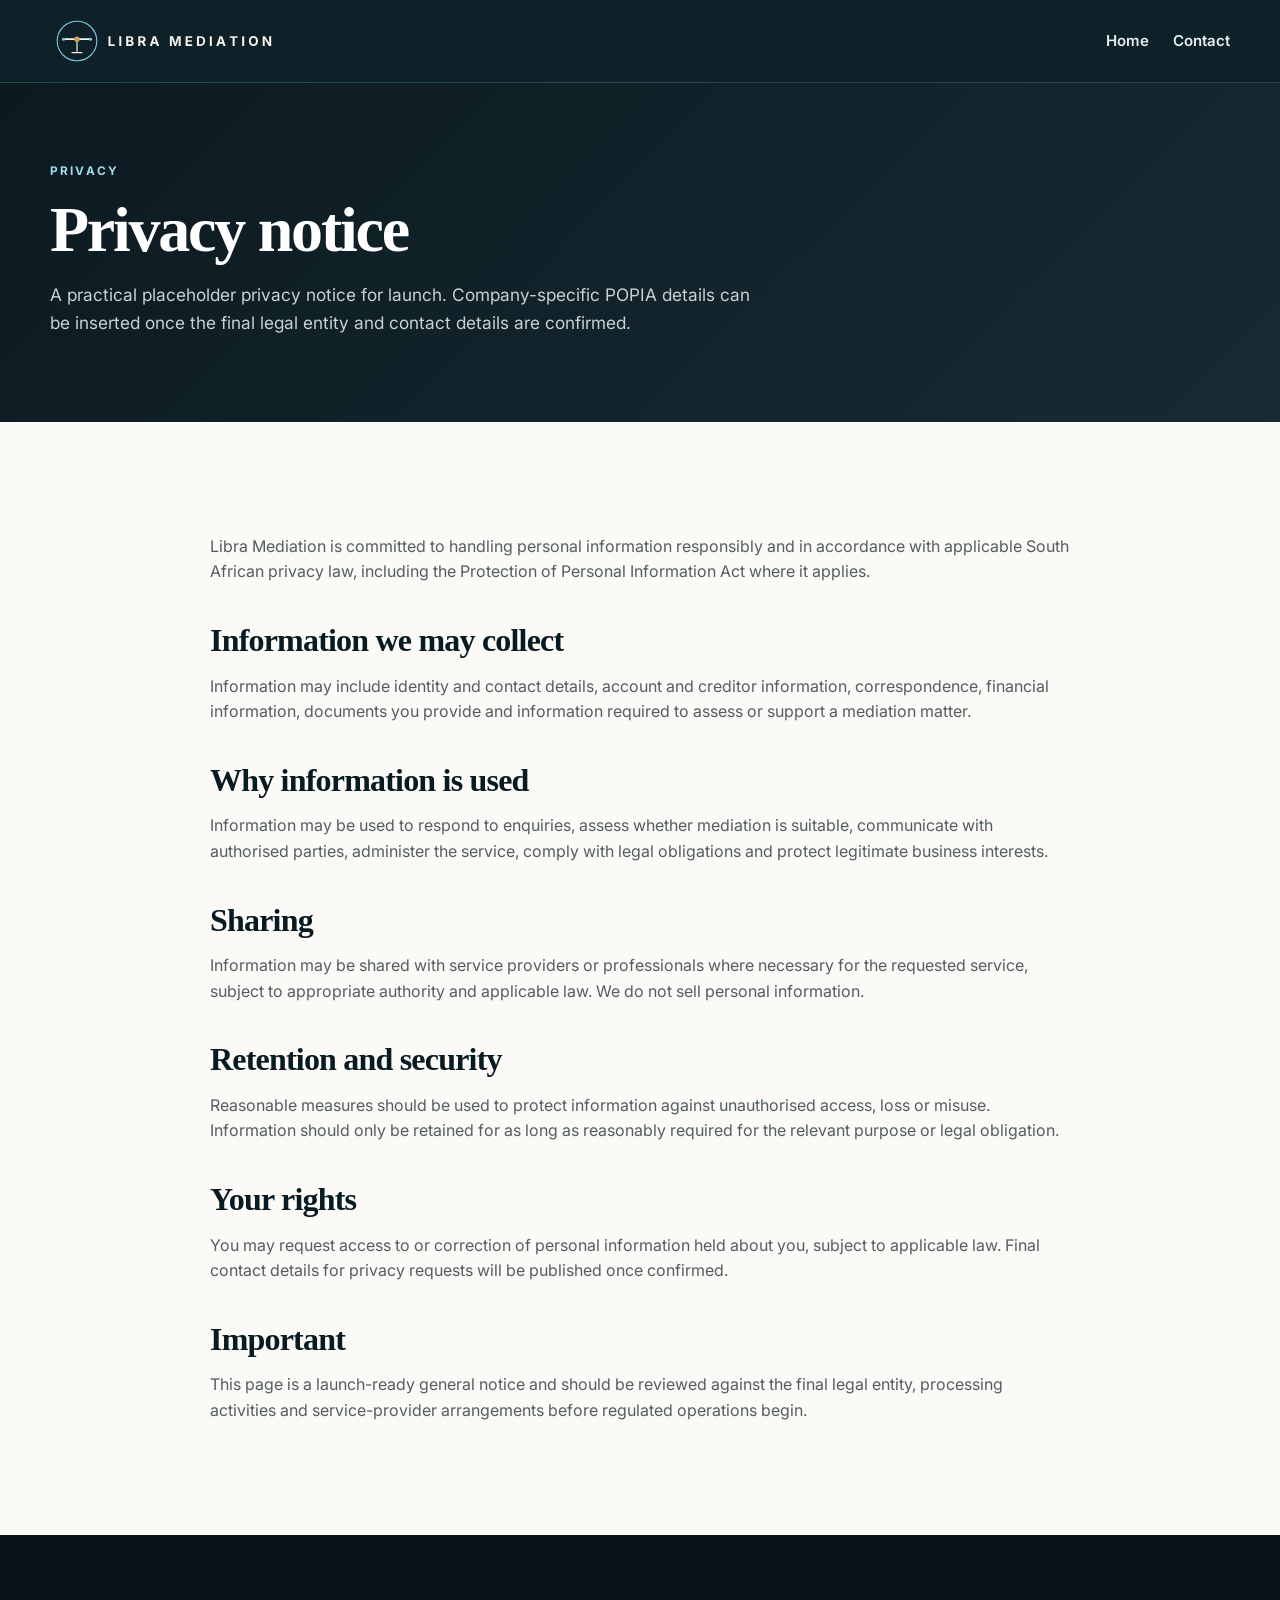
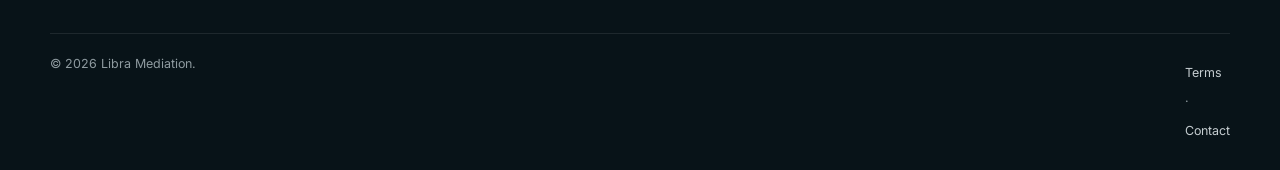
<file: privacy.html>
<!doctype html><html lang="en"><head><meta charset="utf-8"><meta name="viewport" content="width=device-width,initial-scale=1"><title>Privacy | Libra Mediation</title><link rel="stylesheet" href="/assets/styles.css"><link rel="icon" href="/favicon.svg" type="image/svg+xml"><link rel="icon" href="/favicon.ico" sizes="any"><link rel="apple-touch-icon" href="/apple-touch-icon.png"><meta name="theme-color" content="#081a22"><meta property="og:site_name" content="Libra Mediation"><meta property="og:type" content="website"><meta property="og:image" content="https://mediation.libralegalsa.co.za/og-image.png"><meta name="twitter:card" content="summary_large_image"><link rel="preconnect" href="https://fonts.googleapis.com"><link rel="preconnect" href="https://fonts.gstatic.com" crossorigin><link href="https://fonts.googleapis.com/css2?family=Inter:wght@400;500;600;700;800&display=swap" rel="stylesheet"></head><body>
<header class="site-header"><div class="shell nav-row"><a class="brand" href="/"><svg class="brand-logo" role="img" aria-label="Libra Mediation" xmlns="http://www.w3.org/2000/svg" viewBox="0 0 508 120"><g transform="translate(60,60) scale(1)"><circle r="44" fill="none" stroke="#7cc6db" stroke-width="2.4"/><line x1="-30" y1="-4" x2="30" y2="-4" stroke="#f4f2eb" stroke-width="4" stroke-linecap="round"/><line x1="0" y1="-4" x2="0" y2="26" stroke="#f4f2eb" stroke-width="2.6"/><line x1="-11" y1="26" x2="11" y2="26" stroke="#f4f2eb" stroke-width="2.6" stroke-linecap="round"/><circle cy="-4" r="6" fill="#c7a65a"/><circle cx="-30" cy="-4" r="3.4" fill="#7cc6db"/><circle cx="30" cy="-4" r="3.4" fill="#7cc6db"/></g><path d="M129.9775390625 71.0H143.8642578125V67.2939453125H134.4453125V49.173828125H129.9775390625ZM158.408203125 49.173828125H153.9404296875V71.0H158.408203125ZM169.36328125 71.0H178.5771484375C183.4990234375 71.0 186.0771484375 68.4365234375 186.0771484375 64.9794921875C186.0771484375 61.7421875 183.7626953125 59.80859375 181.3017578125 59.69140625V59.4716796875C183.54296875 58.9736328125 185.2275390625 57.376953125 185.2275390625 54.7841796875C185.2275390625 51.517578125 182.810546875 49.173828125 178.0205078125 49.173828125H169.36328125ZM173.8310546875 67.3232421875V61.4052734375H177.8154296875C180.056640625 61.4052734375 181.4775390625 62.7236328125 181.4775390625 64.5546875C181.4775390625 66.2099609375 180.3203125 67.3232421875 177.6982421875 67.3232421875ZM173.8310546875 58.34375V52.8212890625H177.44921875C179.5439453125 52.8212890625 180.701171875 53.9052734375 180.701171875 55.501953125C180.701171875 57.259765625 179.2802734375 58.34375 177.361328125 58.34375ZM196.2119140625 71.0H200.6796875V63.20703125H204.1953125L208.35546875 71.0H213.306640625L208.6630859375 62.4892578125C211.1533203125 61.419921875 212.5302734375 59.2666015625 212.5302734375 56.2783203125C212.5302734375 51.986328125 209.6884765625 49.173828125 204.72265625 49.173828125H196.2119140625ZM200.6796875 59.5888671875V52.865234375H203.8876953125C206.626953125 52.865234375 207.916015625 54.0810546875 207.916015625 56.2783203125C207.916015625 58.4609375 206.626953125 59.5888671875 203.90234375 59.5888671875ZM221.654296875 71.0H226.5908203125L228.216796875 65.931640625H235.9658203125L237.650390625 71.0H242.6162109375L234.9697265625 49.173828125H229.1103515625ZM229.330078125 62.4306640625 229.9599609375 60.4677734375C230.619140625 58.2705078125 231.263671875 55.677734375 231.99609375 52.6748046875C232.7578125 55.6484375 233.4462890625 58.2265625 234.1494140625 60.4677734375L234.80859375 62.4306640625ZM266.416015625 71.0H270.8544921875V60.7021484375C270.8544921875 59.0615234375 270.7373046875 55.853515625 270.693359375 53.2021484375C271.4697265625 56.1318359375 272.3486328125 59.193359375 272.861328125 60.7021484375L276.5380859375 71.0H280.302734375L283.9208984375 60.7021484375C284.43359375 59.1494140625 285.3564453125 55.970703125 286.0888671875 53.0263671875C286.044921875 55.7802734375 285.927734375 59.0615234375 285.927734375 60.7021484375V71.0H290.4248046875V49.173828125H283.5400390625L280.0537109375 59.193359375C279.6142578125 60.5849609375 278.9404296875 63.5 278.4423828125 65.8583984375C277.9296875 63.4853515625 277.255859375 60.5703125 276.81640625 59.193359375L273.271484375 49.173828125H266.416015625ZM301.365234375 71.0H315.9990234375V67.2939453125H305.8330078125V61.80078125H315.2080078125V58.1533203125H305.8330078125V52.8798828125H315.9697265625V49.173828125H301.365234375ZM334.263671875 71.0C340.8994140625 71.0 344.8984375 66.8984375 344.8984375 60.072265625C344.8984375 53.275390625 340.8994140625 49.173828125 334.3369140625 49.173828125H326.587890625V71.0ZM331.0556640625 67.1474609375V53.0263671875H334.0732421875C338.248046875 53.0263671875 340.4453125 55.1943359375 340.4453125 60.072265625C340.4453125 64.9794921875 338.248046875 67.1474609375 334.0439453125 67.1474609375ZM359.720703125 49.173828125H355.2529296875V71.0H359.720703125ZM369.416015625 71.0H374.3525390625L375.978515625 65.931640625H383.7275390625L385.412109375 71.0H390.3779296875L382.7314453125 49.173828125H376.8720703125ZM377.091796875 62.4306640625 377.7216796875 60.4677734375C378.380859375 58.2705078125 379.025390625 55.677734375 379.7578125 52.6748046875C380.51953125 55.6484375 381.2080078125 58.2265625 381.9111328125 60.4677734375L382.5703125 62.4306640625ZM399.1943359375 52.8798828125H405.8740234375V71.0H410.3564453125V52.8798828125H417.021484375V49.173828125H399.1943359375ZM431.5654296875 49.173828125H427.09765625V71.0H431.5654296875ZM452.1005859375 71.29296875C457.88671875 71.29296875 462.28125 67.2060546875 462.28125 60.1015625C462.28125 52.9677734375 457.88671875 48.880859375 452.1005859375 48.880859375C446.314453125 48.880859375 441.919921875 52.9677734375 441.919921875 60.1015625C441.919921875 67.19140625 446.314453125 71.29296875 452.1005859375 71.29296875ZM452.1005859375 67.3232421875C448.716796875 67.3232421875 446.4609375 64.7744140625 446.4609375 60.1015625C446.4609375 55.4140625 448.716796875 52.8505859375 452.1005859375 52.8505859375C455.484375 52.8505859375 457.740234375 55.3994140625 457.740234375 60.1015625C457.740234375 64.7744140625 455.484375 67.3232421875 452.1005859375 67.3232421875ZM472.6357421875 71.0H477.2060546875V60.9658203125C477.2060546875 59.6767578125 477.07421875 57.3330078125 476.9130859375 54.6962890625C478.2607421875 57.4208984375 479.06640625 59.017578125 480.2822265625 60.98046875L486.5517578125 71.0H491.546875V49.173828125H486.9765625V59.6474609375C486.9765625 61.0830078125 487.09375 63.4267578125 487.2548828125 65.5654296875C486.302734375 63.294921875 485.3798828125 61.6396484375 484.515625 60.21875L477.6162109375 49.173828125H472.6357421875Z" fill="#f4f2eb"/></svg></a><nav class="nav-links"><a href="/">Home</a><a href="/contact">Contact</a></nav></div></header>
<main><section class="page-hero"><div class="shell"><span class="eyebrow light">Privacy</span><h1>Privacy notice</h1><p>A practical placeholder privacy notice for launch. Company-specific POPIA details can be inserted once the final legal entity and contact details are confirmed.</p></div></section>
<section class="section"><div class="shell legal-copy"><p>Libra Mediation is committed to handling personal information responsibly and in accordance with applicable South African privacy law, including the Protection of Personal Information Act where it applies.</p>
<h2>Information we may collect</h2><p>Information may include identity and contact details, account and creditor information, correspondence, financial information, documents you provide and information required to assess or support a mediation matter.</p>
<h2>Why information is used</h2><p>Information may be used to respond to enquiries, assess whether mediation is suitable, communicate with authorised parties, administer the service, comply with legal obligations and protect legitimate business interests.</p>
<h2>Sharing</h2><p>Information may be shared with service providers or professionals where necessary for the requested service, subject to appropriate authority and applicable law. We do not sell personal information.</p>
<h2>Retention and security</h2><p>Reasonable measures should be used to protect information against unauthorised access, loss or misuse. Information should only be retained for as long as reasonably required for the relevant purpose or legal obligation.</p>
<h2>Your rights</h2><p>You may request access to or correction of personal information held about you, subject to applicable law. Final contact details for privacy requests will be published once confirmed.</p>
<h2>Important</h2><p>This page is a launch-ready general notice and should be reviewed against the final legal entity, processing activities and service-provider arrangements before regulated operations begin.</p></div></section></main>
<footer class="site-footer"><div class="shell footer-bottom"><p>© <span data-year></span> Libra Mediation.</p><p><a href="/terms">Terms</a> · <a href="/contact">Contact</a></p></div></footer><script src="/assets/site.js"></script></body></html>
</file>
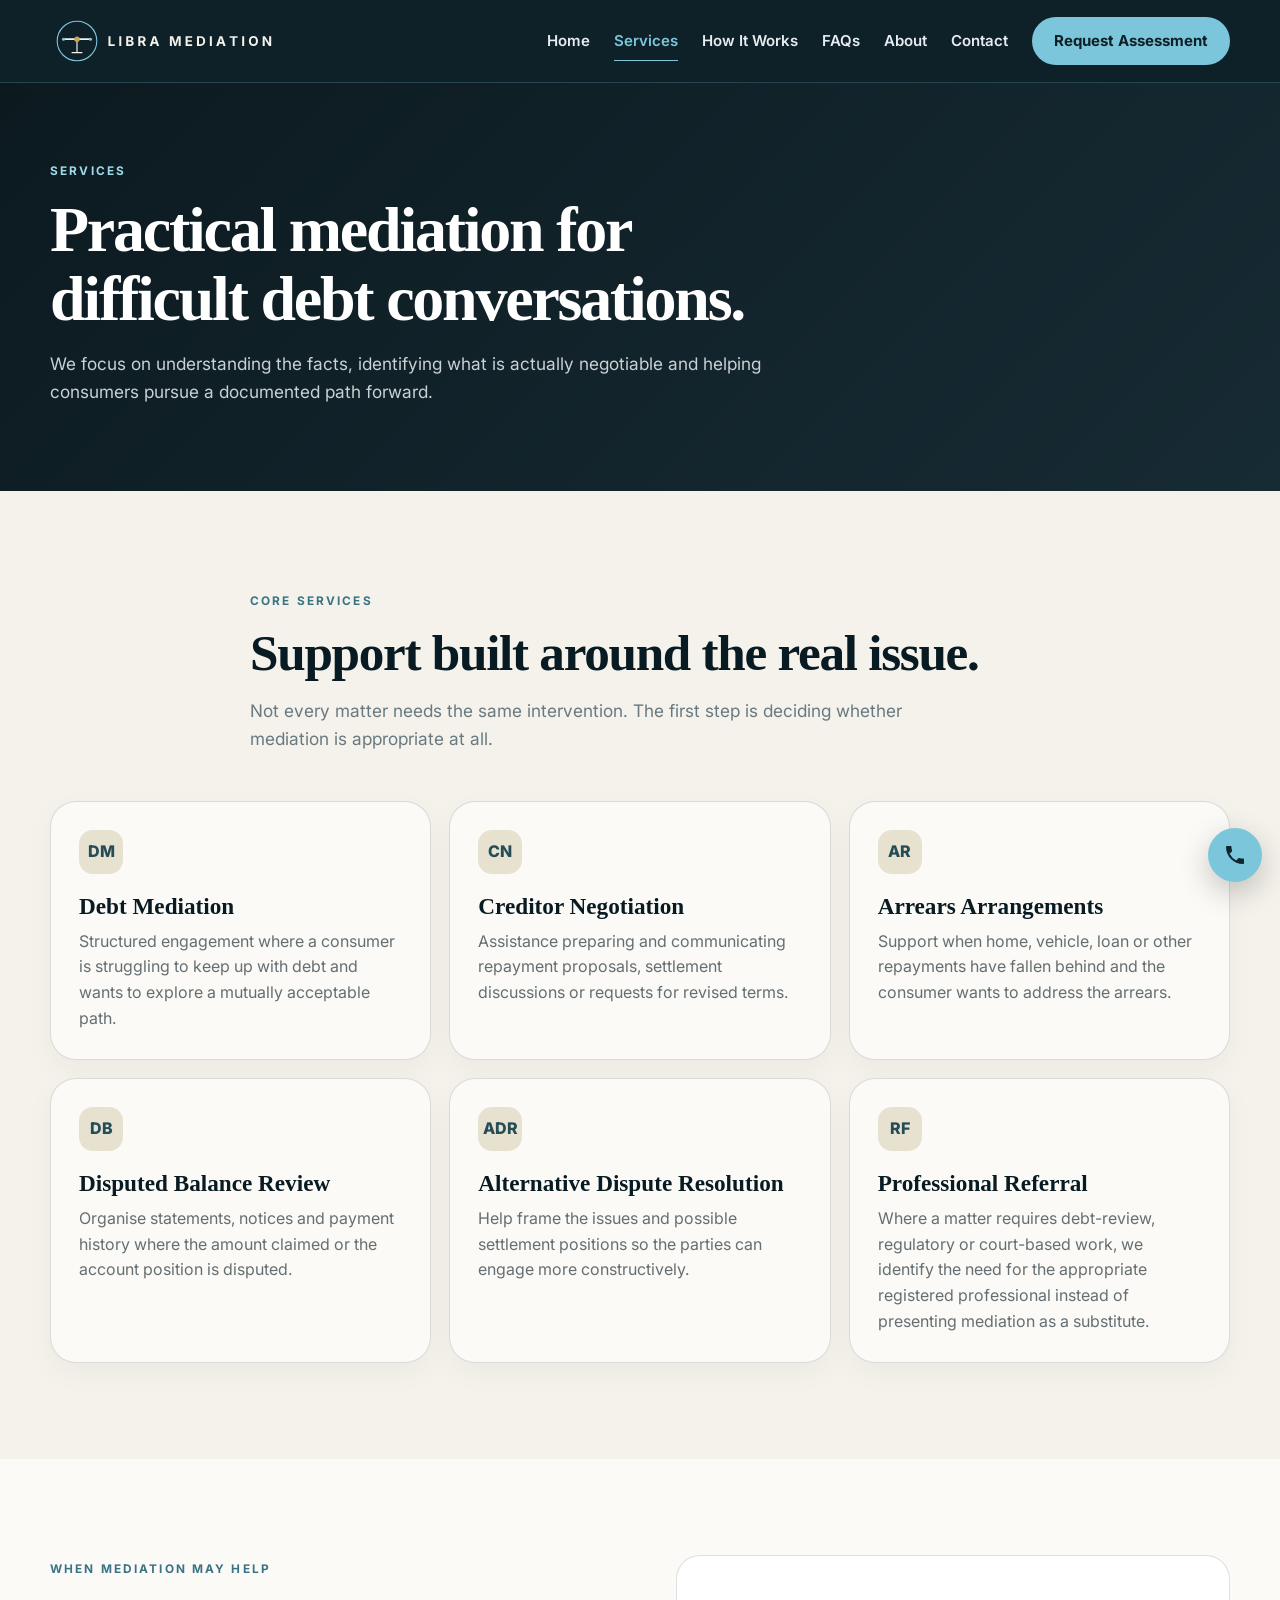
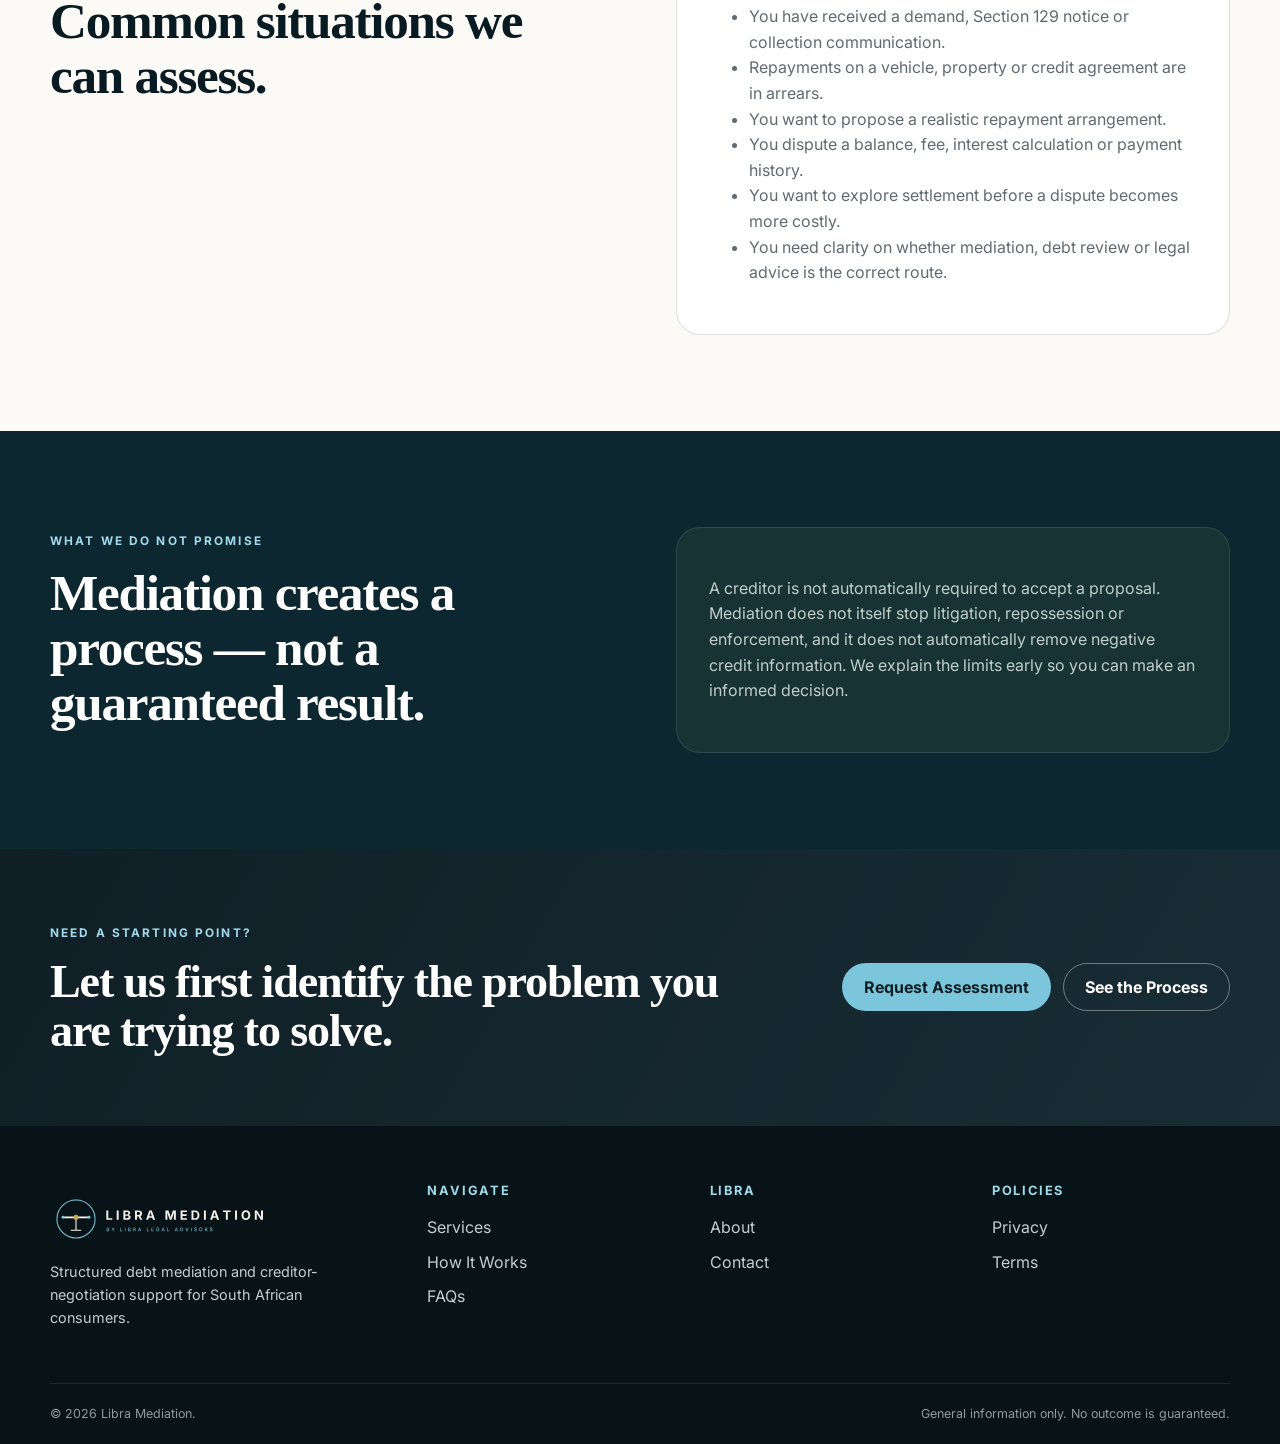
<file: services.html>
<!doctype html><html lang="en"><head><meta charset="utf-8"><meta name="viewport" content="width=device-width,initial-scale=1"><title>Services | Libra Mediation</title><meta name="description" content="Debt mediation, creditor negotiation and ADR support from Libra Mediation."><link rel="stylesheet" href="/assets/styles.css"><link rel="icon" href="/favicon.svg" type="image/svg+xml"><link rel="icon" href="/favicon.ico" sizes="any"><link rel="apple-touch-icon" href="/apple-touch-icon.png"><meta name="theme-color" content="#081a22"><meta property="og:site_name" content="Libra Mediation"><meta property="og:type" content="website"><meta property="og:image" content="https://mediation.libralegalsa.co.za/og-image.png"><meta name="twitter:card" content="summary_large_image"><link rel="preconnect" href="https://fonts.googleapis.com"><link rel="preconnect" href="https://fonts.gstatic.com" crossorigin><link href="https://fonts.googleapis.com/css2?family=Inter:wght@400;500;600;700;800&display=swap" rel="stylesheet"></head><body>
<header class="site-header"><div class="shell nav-row"><a class="brand" href="/"><svg class="brand-logo" role="img" aria-label="Libra Mediation" xmlns="http://www.w3.org/2000/svg" viewBox="0 0 508 120"><g transform="translate(60,60) scale(1)"><circle r="44" fill="none" stroke="#7cc6db" stroke-width="2.4"/><line x1="-30" y1="-4" x2="30" y2="-4" stroke="#f4f2eb" stroke-width="4" stroke-linecap="round"/><line x1="0" y1="-4" x2="0" y2="26" stroke="#f4f2eb" stroke-width="2.6"/><line x1="-11" y1="26" x2="11" y2="26" stroke="#f4f2eb" stroke-width="2.6" stroke-linecap="round"/><circle cy="-4" r="6" fill="#c7a65a"/><circle cx="-30" cy="-4" r="3.4" fill="#7cc6db"/><circle cx="30" cy="-4" r="3.4" fill="#7cc6db"/></g><path d="M129.9775390625 71.0H143.8642578125V67.2939453125H134.4453125V49.173828125H129.9775390625ZM158.408203125 49.173828125H153.9404296875V71.0H158.408203125ZM169.36328125 71.0H178.5771484375C183.4990234375 71.0 186.0771484375 68.4365234375 186.0771484375 64.9794921875C186.0771484375 61.7421875 183.7626953125 59.80859375 181.3017578125 59.69140625V59.4716796875C183.54296875 58.9736328125 185.2275390625 57.376953125 185.2275390625 54.7841796875C185.2275390625 51.517578125 182.810546875 49.173828125 178.0205078125 49.173828125H169.36328125ZM173.8310546875 67.3232421875V61.4052734375H177.8154296875C180.056640625 61.4052734375 181.4775390625 62.7236328125 181.4775390625 64.5546875C181.4775390625 66.2099609375 180.3203125 67.3232421875 177.6982421875 67.3232421875ZM173.8310546875 58.34375V52.8212890625H177.44921875C179.5439453125 52.8212890625 180.701171875 53.9052734375 180.701171875 55.501953125C180.701171875 57.259765625 179.2802734375 58.34375 177.361328125 58.34375ZM196.2119140625 71.0H200.6796875V63.20703125H204.1953125L208.35546875 71.0H213.306640625L208.6630859375 62.4892578125C211.1533203125 61.419921875 212.5302734375 59.2666015625 212.5302734375 56.2783203125C212.5302734375 51.986328125 209.6884765625 49.173828125 204.72265625 49.173828125H196.2119140625ZM200.6796875 59.5888671875V52.865234375H203.8876953125C206.626953125 52.865234375 207.916015625 54.0810546875 207.916015625 56.2783203125C207.916015625 58.4609375 206.626953125 59.5888671875 203.90234375 59.5888671875ZM221.654296875 71.0H226.5908203125L228.216796875 65.931640625H235.9658203125L237.650390625 71.0H242.6162109375L234.9697265625 49.173828125H229.1103515625ZM229.330078125 62.4306640625 229.9599609375 60.4677734375C230.619140625 58.2705078125 231.263671875 55.677734375 231.99609375 52.6748046875C232.7578125 55.6484375 233.4462890625 58.2265625 234.1494140625 60.4677734375L234.80859375 62.4306640625ZM266.416015625 71.0H270.8544921875V60.7021484375C270.8544921875 59.0615234375 270.7373046875 55.853515625 270.693359375 53.2021484375C271.4697265625 56.1318359375 272.3486328125 59.193359375 272.861328125 60.7021484375L276.5380859375 71.0H280.302734375L283.9208984375 60.7021484375C284.43359375 59.1494140625 285.3564453125 55.970703125 286.0888671875 53.0263671875C286.044921875 55.7802734375 285.927734375 59.0615234375 285.927734375 60.7021484375V71.0H290.4248046875V49.173828125H283.5400390625L280.0537109375 59.193359375C279.6142578125 60.5849609375 278.9404296875 63.5 278.4423828125 65.8583984375C277.9296875 63.4853515625 277.255859375 60.5703125 276.81640625 59.193359375L273.271484375 49.173828125H266.416015625ZM301.365234375 71.0H315.9990234375V67.2939453125H305.8330078125V61.80078125H315.2080078125V58.1533203125H305.8330078125V52.8798828125H315.9697265625V49.173828125H301.365234375ZM334.263671875 71.0C340.8994140625 71.0 344.8984375 66.8984375 344.8984375 60.072265625C344.8984375 53.275390625 340.8994140625 49.173828125 334.3369140625 49.173828125H326.587890625V71.0ZM331.0556640625 67.1474609375V53.0263671875H334.0732421875C338.248046875 53.0263671875 340.4453125 55.1943359375 340.4453125 60.072265625C340.4453125 64.9794921875 338.248046875 67.1474609375 334.0439453125 67.1474609375ZM359.720703125 49.173828125H355.2529296875V71.0H359.720703125ZM369.416015625 71.0H374.3525390625L375.978515625 65.931640625H383.7275390625L385.412109375 71.0H390.3779296875L382.7314453125 49.173828125H376.8720703125ZM377.091796875 62.4306640625 377.7216796875 60.4677734375C378.380859375 58.2705078125 379.025390625 55.677734375 379.7578125 52.6748046875C380.51953125 55.6484375 381.2080078125 58.2265625 381.9111328125 60.4677734375L382.5703125 62.4306640625ZM399.1943359375 52.8798828125H405.8740234375V71.0H410.3564453125V52.8798828125H417.021484375V49.173828125H399.1943359375ZM431.5654296875 49.173828125H427.09765625V71.0H431.5654296875ZM452.1005859375 71.29296875C457.88671875 71.29296875 462.28125 67.2060546875 462.28125 60.1015625C462.28125 52.9677734375 457.88671875 48.880859375 452.1005859375 48.880859375C446.314453125 48.880859375 441.919921875 52.9677734375 441.919921875 60.1015625C441.919921875 67.19140625 446.314453125 71.29296875 452.1005859375 71.29296875ZM452.1005859375 67.3232421875C448.716796875 67.3232421875 446.4609375 64.7744140625 446.4609375 60.1015625C446.4609375 55.4140625 448.716796875 52.8505859375 452.1005859375 52.8505859375C455.484375 52.8505859375 457.740234375 55.3994140625 457.740234375 60.1015625C457.740234375 64.7744140625 455.484375 67.3232421875 452.1005859375 67.3232421875ZM472.6357421875 71.0H477.2060546875V60.9658203125C477.2060546875 59.6767578125 477.07421875 57.3330078125 476.9130859375 54.6962890625C478.2607421875 57.4208984375 479.06640625 59.017578125 480.2822265625 60.98046875L486.5517578125 71.0H491.546875V49.173828125H486.9765625V59.6474609375C486.9765625 61.0830078125 487.09375 63.4267578125 487.2548828125 65.5654296875C486.302734375 63.294921875 485.3798828125 61.6396484375 484.515625 60.21875L477.6162109375 49.173828125H472.6357421875Z" fill="#f4f2eb"/></svg></a><button class="menu-button" aria-label="Toggle navigation" aria-expanded="false"><span></span><span></span><span></span></button><nav class="nav-links"><a href="/">Home</a><a class="active" href="/services">Services</a><a href="/how-it-works">How It Works</a><a href="/faq">FAQs</a><a href="/about">About</a><a href="/contact">Contact</a><a class="button button-gold" href="/assessment">Request Assessment</a></nav></div></header>
<main><section class="page-hero"><div class="shell"><span class="eyebrow light">Services</span><h1>Practical mediation for difficult debt conversations.</h1><p>We focus on understanding the facts, identifying what is actually negotiable and helping consumers pursue a documented path forward.</p></div></section>
<section class="section ivory"><div class="shell section-head"><span class="eyebrow">Core services</span><h2>Support built around the real issue.</h2><p>Not every matter needs the same intervention. The first step is deciding whether mediation is appropriate at all.</p></div><div class="shell cards"><article class="card"><div class="icon">DM</div><h3>Debt Mediation</h3><p>Structured engagement where a consumer is struggling to keep up with debt and wants to explore a mutually acceptable path.</p></article><article class="card"><div class="icon">CN</div><h3>Creditor Negotiation</h3><p>Assistance preparing and communicating repayment proposals, settlement discussions or requests for revised terms.</p></article><article class="card"><div class="icon">AR</div><h3>Arrears Arrangements</h3><p>Support when home, vehicle, loan or other repayments have fallen behind and the consumer wants to address the arrears.</p></article><article class="card"><div class="icon">DB</div><h3>Disputed Balance Review</h3><p>Organise statements, notices and payment history where the amount claimed or the account position is disputed.</p></article><article class="card"><div class="icon">ADR</div><h3>Alternative Dispute Resolution</h3><p>Help frame the issues and possible settlement positions so the parties can engage more constructively.</p></article><article class="card"><div class="icon">RF</div><h3>Professional Referral</h3><p>Where a matter requires debt-review, regulatory or court-based work, we identify the need for the appropriate registered professional instead of presenting mediation as a substitute.</p></article></div></section>
<section class="section"><div class="shell split"><div><span class="eyebrow">When mediation may help</span><h2>Common situations we can assess.</h2></div><div class="detail-panel"><ul><li>You have received a demand, Section 129 notice or collection communication.</li><li>Repayments on a vehicle, property or credit agreement are in arrears.</li><li>You want to propose a realistic repayment arrangement.</li><li>You dispute a balance, fee, interest calculation or payment history.</li><li>You want to explore settlement before a dispute becomes more costly.</li><li>You need clarity on whether mediation, debt review or legal advice is the correct route.</li></ul></div></div></section>
<section class="section deep"><div class="shell split"><div><span class="eyebrow light">What we do not promise</span><h2>Mediation creates a process — not a guaranteed result.</h2></div><div class="detail-panel" style="background:#173334;border-color:rgba(255,255,255,.1)"><p style="color:#c1cecc">A creditor is not automatically required to accept a proposal. Mediation does not itself stop litigation, repossession or enforcement, and it does not automatically remove negative credit information. We explain the limits early so you can make an informed decision.</p></div></div></section>
<section class="cta-band"><div class="shell cta-grid"><div><span class="eyebrow light">Need a starting point?</span><h2>Let us first identify the problem you are trying to solve.</h2></div><div class="cta-actions"><a class="button button-gold" href="/assessment">Request Assessment</a><a class="button button-outline" href="/how-it-works">See the Process</a></div></div></section></main>
<footer class="site-footer"><div class="shell footer-grid"><div><a class="brand" href="/"><svg class="brand-logo brand-logo-endorsed" role="img" aria-label="Libra Mediation by libra legal advisors" xmlns="http://www.w3.org/2000/svg" viewBox="0 0 508 120"><g transform="translate(60,60) scale(1)"><circle r="44" fill="none" stroke="#7cc6db" stroke-width="2.4"/><line x1="-30" y1="-4" x2="30" y2="-4" stroke="#f4f2eb" stroke-width="4" stroke-linecap="round"/><line x1="0" y1="-4" x2="0" y2="26" stroke="#f4f2eb" stroke-width="2.6"/><line x1="-11" y1="26" x2="11" y2="26" stroke="#f4f2eb" stroke-width="2.6" stroke-linecap="round"/><circle cy="-4" r="6" fill="#c7a65a"/><circle cx="-30" cy="-4" r="3.4" fill="#7cc6db"/><circle cx="30" cy="-4" r="3.4" fill="#7cc6db"/></g><path d="M129.9775390625 62.0H143.8642578125V58.2939453125H134.4453125V40.173828125H129.9775390625ZM158.408203125 40.173828125H153.9404296875V62.0H158.408203125ZM169.36328125 62.0H178.5771484375C183.4990234375 62.0 186.0771484375 59.4365234375 186.0771484375 55.9794921875C186.0771484375 52.7421875 183.7626953125 50.80859375 181.3017578125 50.69140625V50.4716796875C183.54296875 49.9736328125 185.2275390625 48.376953125 185.2275390625 45.7841796875C185.2275390625 42.517578125 182.810546875 40.173828125 178.0205078125 40.173828125H169.36328125ZM173.8310546875 58.3232421875V52.4052734375H177.8154296875C180.056640625 52.4052734375 181.4775390625 53.7236328125 181.4775390625 55.5546875C181.4775390625 57.2099609375 180.3203125 58.3232421875 177.6982421875 58.3232421875ZM173.8310546875 49.34375V43.8212890625H177.44921875C179.5439453125 43.8212890625 180.701171875 44.9052734375 180.701171875 46.501953125C180.701171875 48.259765625 179.2802734375 49.34375 177.361328125 49.34375ZM196.2119140625 62.0H200.6796875V54.20703125H204.1953125L208.35546875 62.0H213.306640625L208.6630859375 53.4892578125C211.1533203125 52.419921875 212.5302734375 50.2666015625 212.5302734375 47.2783203125C212.5302734375 42.986328125 209.6884765625 40.173828125 204.72265625 40.173828125H196.2119140625ZM200.6796875 50.5888671875V43.865234375H203.8876953125C206.626953125 43.865234375 207.916015625 45.0810546875 207.916015625 47.2783203125C207.916015625 49.4609375 206.626953125 50.5888671875 203.90234375 50.5888671875ZM221.654296875 62.0H226.5908203125L228.216796875 56.931640625H235.9658203125L237.650390625 62.0H242.6162109375L234.9697265625 40.173828125H229.1103515625ZM229.330078125 53.4306640625 229.9599609375 51.4677734375C230.619140625 49.2705078125 231.263671875 46.677734375 231.99609375 43.6748046875C232.7578125 46.6484375 233.4462890625 49.2265625 234.1494140625 51.4677734375L234.80859375 53.4306640625ZM266.416015625 62.0H270.8544921875V51.7021484375C270.8544921875 50.0615234375 270.7373046875 46.853515625 270.693359375 44.2021484375C271.4697265625 47.1318359375 272.3486328125 50.193359375 272.861328125 51.7021484375L276.5380859375 62.0H280.302734375L283.9208984375 51.7021484375C284.43359375 50.1494140625 285.3564453125 46.970703125 286.0888671875 44.0263671875C286.044921875 46.7802734375 285.927734375 50.0615234375 285.927734375 51.7021484375V62.0H290.4248046875V40.173828125H283.5400390625L280.0537109375 50.193359375C279.6142578125 51.5849609375 278.9404296875 54.5 278.4423828125 56.8583984375C277.9296875 54.4853515625 277.255859375 51.5703125 276.81640625 50.193359375L273.271484375 40.173828125H266.416015625ZM301.365234375 62.0H315.9990234375V58.2939453125H305.8330078125V52.80078125H315.2080078125V49.1533203125H305.8330078125V43.8798828125H315.9697265625V40.173828125H301.365234375ZM334.263671875 62.0C340.8994140625 62.0 344.8984375 57.8984375 344.8984375 51.072265625C344.8984375 44.275390625 340.8994140625 40.173828125 334.3369140625 40.173828125H326.587890625V62.0ZM331.0556640625 58.1474609375V44.0263671875H334.0732421875C338.248046875 44.0263671875 340.4453125 46.1943359375 340.4453125 51.072265625C340.4453125 55.9794921875 338.248046875 58.1474609375 334.0439453125 58.1474609375ZM359.720703125 40.173828125H355.2529296875V62.0H359.720703125ZM369.416015625 62.0H374.3525390625L375.978515625 56.931640625H383.7275390625L385.412109375 62.0H390.3779296875L382.7314453125 40.173828125H376.8720703125ZM377.091796875 53.4306640625 377.7216796875 51.4677734375C378.380859375 49.2705078125 379.025390625 46.677734375 379.7578125 43.6748046875C380.51953125 46.6484375 381.2080078125 49.2265625 381.9111328125 51.4677734375L382.5703125 53.4306640625ZM399.1943359375 43.8798828125H405.8740234375V62.0H410.3564453125V43.8798828125H417.021484375V40.173828125H399.1943359375ZM431.5654296875 40.173828125H427.09765625V62.0H431.5654296875ZM452.1005859375 62.29296875C457.88671875 62.29296875 462.28125 58.2060546875 462.28125 51.1015625C462.28125 43.9677734375 457.88671875 39.880859375 452.1005859375 39.880859375C446.314453125 39.880859375 441.919921875 43.9677734375 441.919921875 51.1015625C441.919921875 58.19140625 446.314453125 62.29296875 452.1005859375 62.29296875ZM452.1005859375 58.3232421875C448.716796875 58.3232421875 446.4609375 55.7744140625 446.4609375 51.1015625C446.4609375 46.4140625 448.716796875 43.8505859375 452.1005859375 43.8505859375C455.484375 43.8505859375 457.740234375 46.3994140625 457.740234375 51.1015625C457.740234375 55.7744140625 455.484375 58.3232421875 452.1005859375 58.3232421875ZM472.6357421875 62.0H477.2060546875V51.9658203125C477.2060546875 50.6767578125 477.07421875 48.3330078125 476.9130859375 45.6962890625C478.2607421875 48.4208984375 479.06640625 50.017578125 480.2822265625 51.98046875L486.5517578125 62.0H491.546875V40.173828125H486.9765625V50.6474609375C486.9765625 52.0830078125 487.09375 54.4267578125 487.2548828125 56.5654296875C486.302734375 54.294921875 485.3798828125 52.6396484375 484.515625 51.21875L477.6162109375 40.173828125H472.6357421875Z" fill="#f4f2eb"/><path d="M130.88623046875 88.0H133.9638671875C135.822265625 88.0 136.66552734375 87.07080078125 136.66552734375 85.8408203125C136.66552734375 84.61083984375 135.80078125 83.91259765625 135.00048828125 83.86962890625V83.7890625C135.74169921875 83.6064453125 136.35400390625 83.09619140625 136.35400390625 82.09716796875C136.35400390625 80.91552734375 135.5322265625 79.9970703125 133.8349609375 79.9970703125H130.88623046875ZM132.11083984375 86.947265625V84.40673828125H133.888671875C134.8447265625 84.40673828125 135.45166015625 85.0244140625 135.45166015625 85.78173828125C135.45166015625 86.44775390625 134.98974609375 86.947265625 133.84033203125 86.947265625ZM132.11083984375 83.46142578125V81.04443359375H133.7490234375C134.69970703125 81.04443359375 135.15087890625 81.5439453125 135.15087890625 82.19921875C135.15087890625 82.96728515625 134.52783203125 83.46142578125 133.716796875 83.46142578125ZM144.94677734375 88.0H146.17138671875V84.81494140625L149.109375 79.9970703125H147.68603515625L146.1982421875 82.54833984375C145.9619140625 82.951171875 145.7685546875 83.31103515625 145.56982421875 83.79443359375C145.37109375 83.32177734375 145.177734375 82.96728515625 144.9306640625 82.54833984375L143.4267578125 79.9970703125H141.998046875L144.94677734375 84.81494140625ZM162.2021484375 88.0H167.05224609375V86.947265625H163.4267578125V79.9970703125H162.2021484375ZM174.146484375 79.9970703125H172.921875V88.0H174.146484375ZM180.4189453125 88.0H183.49658203125C185.35498046875 88.0 186.1982421875 87.07080078125 186.1982421875 85.8408203125C186.1982421875 84.61083984375 185.33349609375 83.91259765625 184.533203125 83.86962890625V83.7890625C185.2744140625 83.6064453125 185.88671875 83.09619140625 185.88671875 82.09716796875C185.88671875 80.91552734375 185.06494140625 79.9970703125 183.36767578125 79.9970703125H180.4189453125ZM181.6435546875 86.947265625V84.40673828125H183.42138671875C184.37744140625 84.40673828125 184.984375 85.0244140625 184.984375 85.78173828125C184.984375 86.44775390625 184.5224609375 86.947265625 183.373046875 86.947265625ZM181.6435546875 83.46142578125V81.04443359375H183.28173828125C184.232421875 81.04443359375 184.68359375 81.5439453125 184.68359375 82.19921875C184.68359375 82.96728515625 184.060546875 83.46142578125 183.24951171875 83.46142578125ZM192.14306640625 88.0H193.36767578125V84.97607421875H195.00048828125C195.02197265625 84.97607421875 195.048828125 84.97607421875 195.0703125 84.97607421875L196.6923828125 88.0H198.08349609375L196.32177734375 84.7666015625C197.2939453125 84.4013671875 197.78271484375 83.5849609375 197.78271484375 82.5107421875C197.78271484375 81.03369140625 196.8642578125 79.9970703125 195.01123046875 79.9970703125H192.14306640625ZM193.36767578125 83.9287109375V81.04443359375H194.87158203125C196.05322265625 81.04443359375 196.5419921875 81.6083984375 196.5419921875 82.5107421875C196.5419921875 83.40771484375 196.05322265625 83.9287109375 194.88232421875 83.9287109375ZM203.158203125 88.0H204.48486328125L205.19921875 85.88916015625H208.3466796875L209.08251953125 88.0H210.4091796875L207.5087890625 79.9970703125H206.0048828125ZM205.54833984375 84.86865234375 205.994140625 83.54736328125C206.19287109375 82.93505859375 206.43994140625 82.1025390625 206.75146484375 80.95849609375C207.068359375 82.091796875 207.31005859375 82.908203125 207.52490234375 83.54736328125L207.98681640625 84.86865234375ZM223.501953125 88.0H228.35205078125V86.947265625H224.7265625V79.9970703125H223.501953125ZM234.2216796875 88.0H239.2919921875V86.947265625H235.4462890625V84.48193359375H238.9912109375V83.4345703125H235.4462890625V81.0498046875H239.259765625V79.9970703125H234.2216796875ZM248.71728515625 88.107421875C250.65625 88.107421875 252.05810546875 86.83984375 252.05810546875 84.81494140625V83.896484375H248.89990234375V84.90625H250.8603515625C250.83349609375 86.1845703125 249.990234375 86.990234375 248.72265625 86.990234375C247.31005859375 86.990234375 246.28955078125 85.9267578125 246.28955078125 83.99853515625C246.28955078125 82.06494140625 247.326171875 81.0068359375 248.67431640625 81.0068359375C249.72705078125 81.0068359375 250.44140625 81.59228515625 250.7314453125 82.52685546875H251.98828125C251.7197265625 80.96923828125 250.3876953125 79.8896484375 248.66357421875 79.8896484375C246.59033203125 79.8896484375 245.07568359375 81.447265625 245.07568359375 84.00390625C245.07568359375 86.53369140625 246.5419921875 88.107421875 248.71728515625 88.107421875ZM257.4658203125 88.0H258.79248046875L259.5068359375 85.88916015625H262.654296875L263.39013671875 88.0H264.716796875L261.81640625 79.9970703125H260.3125ZM259.85595703125 84.86865234375 260.3017578125 83.54736328125C260.50048828125 82.93505859375 260.74755859375 82.1025390625 261.05908203125 80.95849609375C261.3759765625 82.091796875 261.61767578125 82.908203125 261.83251953125 83.54736328125L262.29443359375 84.86865234375ZM270.376953125 88.0H275.22705078125V86.947265625H271.6015625V79.9970703125H270.376953125ZM287.9169921875 88.0H289.24365234375L289.9580078125 85.88916015625H293.10546875L293.84130859375 88.0H295.16796875L292.267578125 79.9970703125H290.763671875ZM290.30712890625 84.86865234375 290.7529296875 83.54736328125C290.95166015625 82.93505859375 291.19873046875 82.1025390625 291.51025390625 80.95849609375C291.8271484375 82.091796875 292.06884765625 82.908203125 292.28369140625 83.54736328125L292.74560546875 84.86865234375ZM303.43310546875 88.0C305.8662109375 88.0 307.27880859375 86.49072265625 307.27880859375 83.98779296875C307.27880859375 81.5009765625 305.8662109375 79.9970703125 303.50830078125 79.9970703125H300.828125V88.0ZM302.052734375 86.92578125V81.0712890625H303.427734375C305.17333984375 81.0712890625 306.07568359375 82.10791015625 306.07568359375 83.98779296875C306.07568359375 85.8837890625 305.17333984375 86.92578125 303.36328125 86.92578125ZM315.54931640625 88.0H317.0478515625L319.9052734375 79.9970703125H318.57861328125L317.06396484375 84.44970703125C316.865234375 85.056640625 316.6181640625 85.87841796875 316.306640625 87.01708984375C315.98974609375 85.89990234375 315.7373046875 85.056640625 315.533203125 84.44970703125L313.9755859375 79.9970703125H312.654296875ZM326.7900390625 79.9970703125H325.5654296875V88.0H326.7900390625ZM335.748046875 88.13427734375C337.6279296875 88.13427734375 338.712890625 87.14599609375 338.712890625 85.787109375C338.712890625 84.34228515625 337.42919921875 83.79443359375 336.40869140625 83.53125L335.6298828125 83.3271484375C335.017578125 83.166015625 334.1904296875 82.88134765625 334.1904296875 82.1240234375C334.1904296875 81.447265625 334.802734375 80.953125 335.77490234375 80.953125C336.6826171875 80.953125 337.33251953125 81.3720703125 337.4130859375 82.1025390625H338.60546875C338.56787109375 80.82958984375 337.4453125 79.8896484375 335.8017578125 79.8896484375C334.1904296875 79.8896484375 332.9658203125 80.80810546875 332.9658203125 82.19384765625C332.9658203125 83.28955078125 333.7392578125 83.9609375 335.0498046875 84.31005859375L335.984375 84.56787109375C336.84375 84.798828125 337.50439453125 85.07275390625 337.50439453125 85.77099609375C337.50439453125 86.54443359375 336.7578125 87.06005859375 335.74267578125 87.06005859375C334.81884765625 87.06005859375 334.04541015625 86.65185546875 333.9755859375 85.7763671875H332.74560546875C332.82080078125 87.2373046875 333.94873046875 88.13427734375 335.748046875 88.13427734375ZM348.00390625 88.107421875C350.0771484375 88.107421875 351.60791015625 86.560546875 351.60791015625 84.00390625C351.60791015625 81.4365234375 350.0771484375 79.8896484375 348.00390625 79.8896484375C345.92529296875 79.8896484375 344.38916015625 81.4365234375 344.38916015625 84.00390625C344.38916015625 86.560546875 345.92529296875 88.107421875 348.00390625 88.107421875ZM348.00390625 86.990234375C346.62890625 86.990234375 345.60302734375 85.9375 345.60302734375 84.00390625C345.60302734375 82.06494140625 346.62890625 81.0068359375 348.00390625 81.0068359375C349.3681640625 81.0068359375 350.39404296875 82.0595703125 350.39404296875 84.00390625C350.39404296875 85.9375 349.3681640625 86.990234375 348.00390625 86.990234375ZM357.60107421875 88.0H358.82568359375V84.97607421875H360.45849609375C360.47998046875 84.97607421875 360.5068359375 84.97607421875 360.5283203125 84.97607421875L362.150390625 88.0H363.54150390625L361.77978515625 84.7666015625C362.751953125 84.4013671875 363.24072265625 83.5849609375 363.24072265625 82.5107421875C363.24072265625 81.03369140625 362.322265625 79.9970703125 360.46923828125 79.9970703125H357.60107421875ZM358.82568359375 83.9287109375V81.04443359375H360.32958984375C361.51123046875 81.04443359375 362.0 81.6083984375 362.0 82.5107421875C362.0 83.40771484375 361.51123046875 83.9287109375 360.34033203125 83.9287109375ZM371.9140625 88.13427734375C373.7939453125 88.13427734375 374.87890625 87.14599609375 374.87890625 85.787109375C374.87890625 84.34228515625 373.59521484375 83.79443359375 372.57470703125 83.53125L371.7958984375 83.3271484375C371.18359375 83.166015625 370.3564453125 82.88134765625 370.3564453125 82.1240234375C370.3564453125 81.447265625 370.96875 80.953125 371.94091796875 80.953125C372.8486328125 80.953125 373.49853515625 81.3720703125 373.5791015625 82.1025390625H374.771484375C374.73388671875 80.82958984375 373.611328125 79.8896484375 371.9677734375 79.8896484375C370.3564453125 79.8896484375 369.1318359375 80.80810546875 369.1318359375 82.19384765625C369.1318359375 83.28955078125 369.9052734375 83.9609375 371.2158203125 84.31005859375L372.150390625 84.56787109375C373.009765625 84.798828125 373.67041015625 85.07275390625 373.67041015625 85.77099609375C373.67041015625 86.54443359375 372.923828125 87.06005859375 371.90869140625 87.06005859375C370.98486328125 87.06005859375 370.21142578125 86.65185546875 370.1416015625 85.7763671875H368.91162109375C368.98681640625 87.2373046875 370.11474609375 88.13427734375 371.9140625 88.13427734375Z" fill="#7cc6db"/></svg></a><p class="footer-intro">Structured debt mediation and creditor-negotiation support for South African consumers.</p></div><div><h3>Navigate</h3><a href="/services">Services</a><a href="/how-it-works">How It Works</a><a href="/faq">FAQs</a></div><div><h3>Libra</h3><a href="/about">About</a><a href="/contact">Contact</a></div><div><h3>Policies</h3><a href="/privacy">Privacy</a><a href="/terms">Terms</a></div></div><div class="shell footer-bottom"><p>© <span data-year></span> Libra Mediation.</p><p>General information only. No outcome is guaranteed.</p></div></footer>
<div class="float-actions"><a class="float-action call" data-call aria-label="Call Libra Mediation"><svg viewBox="0 0 24 24" fill="currentColor"><path d="M6.6 10.8a15.5 15.5 0 0 0 6.6 6.6l2.2-2.2c.3-.3.7-.4 1-.2 1.1.4 2.3.6 3.6.6.6 0 1 .4 1 1V20c0 .6-.4 1-1 1C10.6 21 3 13.4 3 4c0-.6.4-1 1-1h3.5c.6 0 1 .4 1 1 0 1.3.2 2.5.6 3.6.1.4 0 .8-.2 1l-2.3 2.2Z"/></svg></a></div><script src="/assets/site.js"></script></body></html>
</file>
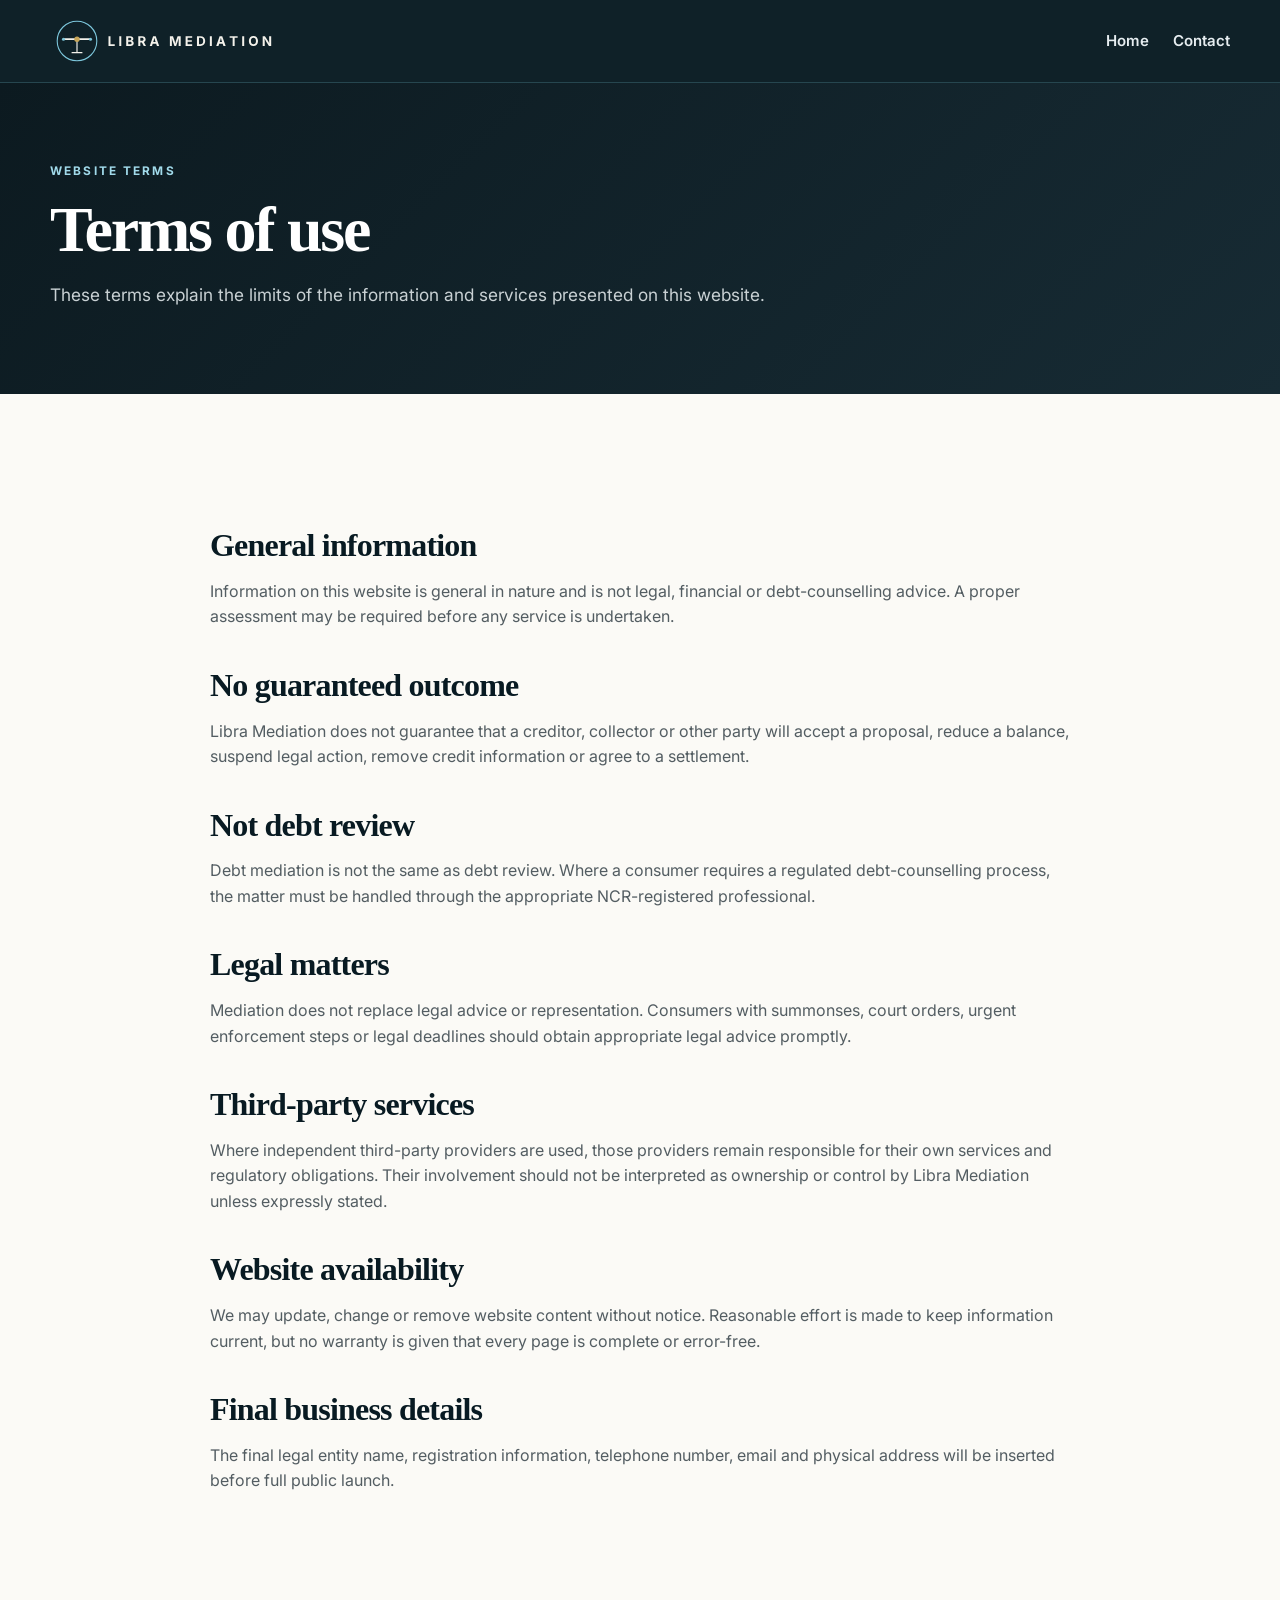
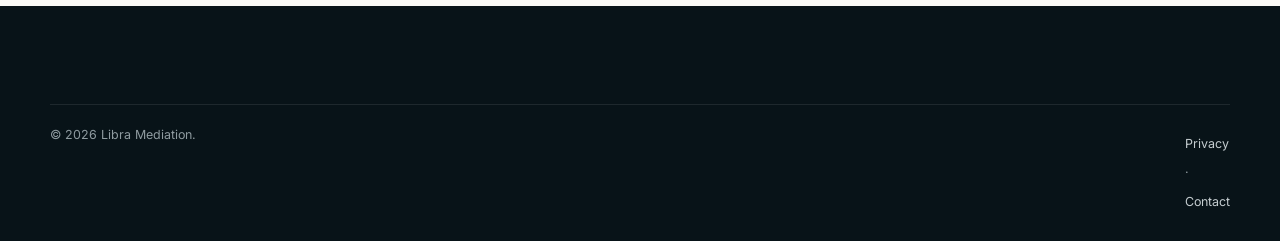
<file: terms.html>
<!doctype html><html lang="en"><head><meta charset="utf-8"><meta name="viewport" content="width=device-width,initial-scale=1"><title>Terms | Libra Mediation</title><link rel="stylesheet" href="/assets/styles.css"><link rel="icon" href="/favicon.svg" type="image/svg+xml"><link rel="icon" href="/favicon.ico" sizes="any"><link rel="apple-touch-icon" href="/apple-touch-icon.png"><meta name="theme-color" content="#081a22"><meta property="og:site_name" content="Libra Mediation"><meta property="og:type" content="website"><meta property="og:image" content="https://mediation.libralegalsa.co.za/og-image.png"><meta name="twitter:card" content="summary_large_image"><link rel="preconnect" href="https://fonts.googleapis.com"><link rel="preconnect" href="https://fonts.gstatic.com" crossorigin><link href="https://fonts.googleapis.com/css2?family=Inter:wght@400;500;600;700;800&display=swap" rel="stylesheet"></head><body>
<header class="site-header"><div class="shell nav-row"><a class="brand" href="/"><svg class="brand-logo" role="img" aria-label="Libra Mediation" xmlns="http://www.w3.org/2000/svg" viewBox="0 0 508 120"><g transform="translate(60,60) scale(1)"><circle r="44" fill="none" stroke="#7cc6db" stroke-width="2.4"/><line x1="-30" y1="-4" x2="30" y2="-4" stroke="#f4f2eb" stroke-width="4" stroke-linecap="round"/><line x1="0" y1="-4" x2="0" y2="26" stroke="#f4f2eb" stroke-width="2.6"/><line x1="-11" y1="26" x2="11" y2="26" stroke="#f4f2eb" stroke-width="2.6" stroke-linecap="round"/><circle cy="-4" r="6" fill="#c7a65a"/><circle cx="-30" cy="-4" r="3.4" fill="#7cc6db"/><circle cx="30" cy="-4" r="3.4" fill="#7cc6db"/></g><path d="M129.9775390625 71.0H143.8642578125V67.2939453125H134.4453125V49.173828125H129.9775390625ZM158.408203125 49.173828125H153.9404296875V71.0H158.408203125ZM169.36328125 71.0H178.5771484375C183.4990234375 71.0 186.0771484375 68.4365234375 186.0771484375 64.9794921875C186.0771484375 61.7421875 183.7626953125 59.80859375 181.3017578125 59.69140625V59.4716796875C183.54296875 58.9736328125 185.2275390625 57.376953125 185.2275390625 54.7841796875C185.2275390625 51.517578125 182.810546875 49.173828125 178.0205078125 49.173828125H169.36328125ZM173.8310546875 67.3232421875V61.4052734375H177.8154296875C180.056640625 61.4052734375 181.4775390625 62.7236328125 181.4775390625 64.5546875C181.4775390625 66.2099609375 180.3203125 67.3232421875 177.6982421875 67.3232421875ZM173.8310546875 58.34375V52.8212890625H177.44921875C179.5439453125 52.8212890625 180.701171875 53.9052734375 180.701171875 55.501953125C180.701171875 57.259765625 179.2802734375 58.34375 177.361328125 58.34375ZM196.2119140625 71.0H200.6796875V63.20703125H204.1953125L208.35546875 71.0H213.306640625L208.6630859375 62.4892578125C211.1533203125 61.419921875 212.5302734375 59.2666015625 212.5302734375 56.2783203125C212.5302734375 51.986328125 209.6884765625 49.173828125 204.72265625 49.173828125H196.2119140625ZM200.6796875 59.5888671875V52.865234375H203.8876953125C206.626953125 52.865234375 207.916015625 54.0810546875 207.916015625 56.2783203125C207.916015625 58.4609375 206.626953125 59.5888671875 203.90234375 59.5888671875ZM221.654296875 71.0H226.5908203125L228.216796875 65.931640625H235.9658203125L237.650390625 71.0H242.6162109375L234.9697265625 49.173828125H229.1103515625ZM229.330078125 62.4306640625 229.9599609375 60.4677734375C230.619140625 58.2705078125 231.263671875 55.677734375 231.99609375 52.6748046875C232.7578125 55.6484375 233.4462890625 58.2265625 234.1494140625 60.4677734375L234.80859375 62.4306640625ZM266.416015625 71.0H270.8544921875V60.7021484375C270.8544921875 59.0615234375 270.7373046875 55.853515625 270.693359375 53.2021484375C271.4697265625 56.1318359375 272.3486328125 59.193359375 272.861328125 60.7021484375L276.5380859375 71.0H280.302734375L283.9208984375 60.7021484375C284.43359375 59.1494140625 285.3564453125 55.970703125 286.0888671875 53.0263671875C286.044921875 55.7802734375 285.927734375 59.0615234375 285.927734375 60.7021484375V71.0H290.4248046875V49.173828125H283.5400390625L280.0537109375 59.193359375C279.6142578125 60.5849609375 278.9404296875 63.5 278.4423828125 65.8583984375C277.9296875 63.4853515625 277.255859375 60.5703125 276.81640625 59.193359375L273.271484375 49.173828125H266.416015625ZM301.365234375 71.0H315.9990234375V67.2939453125H305.8330078125V61.80078125H315.2080078125V58.1533203125H305.8330078125V52.8798828125H315.9697265625V49.173828125H301.365234375ZM334.263671875 71.0C340.8994140625 71.0 344.8984375 66.8984375 344.8984375 60.072265625C344.8984375 53.275390625 340.8994140625 49.173828125 334.3369140625 49.173828125H326.587890625V71.0ZM331.0556640625 67.1474609375V53.0263671875H334.0732421875C338.248046875 53.0263671875 340.4453125 55.1943359375 340.4453125 60.072265625C340.4453125 64.9794921875 338.248046875 67.1474609375 334.0439453125 67.1474609375ZM359.720703125 49.173828125H355.2529296875V71.0H359.720703125ZM369.416015625 71.0H374.3525390625L375.978515625 65.931640625H383.7275390625L385.412109375 71.0H390.3779296875L382.7314453125 49.173828125H376.8720703125ZM377.091796875 62.4306640625 377.7216796875 60.4677734375C378.380859375 58.2705078125 379.025390625 55.677734375 379.7578125 52.6748046875C380.51953125 55.6484375 381.2080078125 58.2265625 381.9111328125 60.4677734375L382.5703125 62.4306640625ZM399.1943359375 52.8798828125H405.8740234375V71.0H410.3564453125V52.8798828125H417.021484375V49.173828125H399.1943359375ZM431.5654296875 49.173828125H427.09765625V71.0H431.5654296875ZM452.1005859375 71.29296875C457.88671875 71.29296875 462.28125 67.2060546875 462.28125 60.1015625C462.28125 52.9677734375 457.88671875 48.880859375 452.1005859375 48.880859375C446.314453125 48.880859375 441.919921875 52.9677734375 441.919921875 60.1015625C441.919921875 67.19140625 446.314453125 71.29296875 452.1005859375 71.29296875ZM452.1005859375 67.3232421875C448.716796875 67.3232421875 446.4609375 64.7744140625 446.4609375 60.1015625C446.4609375 55.4140625 448.716796875 52.8505859375 452.1005859375 52.8505859375C455.484375 52.8505859375 457.740234375 55.3994140625 457.740234375 60.1015625C457.740234375 64.7744140625 455.484375 67.3232421875 452.1005859375 67.3232421875ZM472.6357421875 71.0H477.2060546875V60.9658203125C477.2060546875 59.6767578125 477.07421875 57.3330078125 476.9130859375 54.6962890625C478.2607421875 57.4208984375 479.06640625 59.017578125 480.2822265625 60.98046875L486.5517578125 71.0H491.546875V49.173828125H486.9765625V59.6474609375C486.9765625 61.0830078125 487.09375 63.4267578125 487.2548828125 65.5654296875C486.302734375 63.294921875 485.3798828125 61.6396484375 484.515625 60.21875L477.6162109375 49.173828125H472.6357421875Z" fill="#f4f2eb"/></svg></a><nav class="nav-links"><a href="/">Home</a><a href="/contact">Contact</a></nav></div></header>
<main><section class="page-hero"><div class="shell"><span class="eyebrow light">Website terms</span><h1>Terms of use</h1><p>These terms explain the limits of the information and services presented on this website.</p></div></section>
<section class="section"><div class="shell legal-copy"><h2>General information</h2><p>Information on this website is general in nature and is not legal, financial or debt-counselling advice. A proper assessment may be required before any service is undertaken.</p>
<h2>No guaranteed outcome</h2><p>Libra Mediation does not guarantee that a creditor, collector or other party will accept a proposal, reduce a balance, suspend legal action, remove credit information or agree to a settlement.</p>
<h2>Not debt review</h2><p>Debt mediation is not the same as debt review. Where a consumer requires a regulated debt-counselling process, the matter must be handled through the appropriate NCR-registered professional.</p>
<h2>Legal matters</h2><p>Mediation does not replace legal advice or representation. Consumers with summonses, court orders, urgent enforcement steps or legal deadlines should obtain appropriate legal advice promptly.</p>
<h2>Third-party services</h2><p>Where independent third-party providers are used, those providers remain responsible for their own services and regulatory obligations. Their involvement should not be interpreted as ownership or control by Libra Mediation unless expressly stated.</p>
<h2>Website availability</h2><p>We may update, change or remove website content without notice. Reasonable effort is made to keep information current, but no warranty is given that every page is complete or error-free.</p>
<h2>Final business details</h2><p>The final legal entity name, registration information, telephone number, email and physical address will be inserted before full public launch.</p></div></section></main>
<footer class="site-footer"><div class="shell footer-bottom"><p>© <span data-year></span> Libra Mediation.</p><p><a href="/privacy">Privacy</a> · <a href="/contact">Contact</a></p></div></footer><script src="/assets/site.js"></script></body></html>
</file>
<file: assets/styles.css>
:root{
  --ink:#081a22;--deep:#0d2731;--deep-2:#172b34;--gold:#7cc6db;--gold-2:#a1daea;
  --ivory:#f4f2eb;--paper:#fbfaf6;--muted:#687980;--line:rgba(16,31,38,.14);
  --white:#fff;--shadow:0 24px 70px rgba(5,15,20,.14);--radius:26px;--radius-sm:16px;
}
*{box-sizing:border-box}html{scroll-behavior:smooth}body{margin:0;font-family:Inter,Arial,sans-serif;color:var(--ink);background:var(--paper);line-height:1.6}
a{color:inherit;text-decoration:none}img,svg{max-width:100%}.shell{width:min(1180px,calc(100% - 42px));margin:auto}
.utility{background:#081318;color:#c9d0d3;font-size:.84rem}.utility .shell{display:flex;justify-content:space-between;gap:20px;padding:9px 0}
.site-header{position:sticky;top:0;z-index:50;background:rgba(253,252,250,.94);backdrop-filter:blur(14px);border-bottom:1px solid rgba(16,31,38,.08)}
.nav-row{min-height:82px;display:flex;align-items:center;justify-content:space-between;gap:24px}.brand{display:flex;align-items:center;gap:12px}
.brand-mark{width:42px;height:42px;border:1px solid rgba(114,187,208,.55);border-radius:50%;display:grid;place-items:center;background:linear-gradient(145deg,#101f26,#172b34);color:var(--gold);font-family:Georgia,serif;font-weight:700;letter-spacing:-.06em}
.brand-copy strong{display:block;letter-spacing:.16em;font-size:.98rem}.brand-copy small{display:block;color:#717b80;font-size:.64rem;letter-spacing:.19em;margin-top:1px}
.nav-links{display:flex;align-items:center;gap:24px;font-size:.94rem;font-weight:600}.nav-links a{position:relative}.nav-links>a:not(.button):after{content:"";position:absolute;left:0;bottom:-8px;width:0;height:1px;background:var(--gold);transition:.2s}.nav-links>a:hover:after,.nav-links>a.active:after{width:100%}
.menu-button{display:none;background:none;border:0;padding:9px}.menu-button span{display:block;width:24px;height:2px;background:var(--ink);margin:5px 0}
.button{display:inline-flex;align-items:center;justify-content:center;gap:8px;min-height:48px;padding:0 21px;border-radius:999px;font-weight:700;transition:.2s;border:1px solid transparent;cursor:pointer}
.button-gold{background:var(--gold);color:#101f26}.button-gold:hover{background:var(--gold-2);transform:translateY(-1px)}.button-dark{background:var(--deep);color:white}.button-outline{border-color:rgba(255,255,255,.38);color:white}.button-outline:hover{background:white;color:var(--deep)}
.hero{position:relative;overflow:hidden;background:radial-gradient(circle at 80% 20%,rgba(114,187,208,.13),transparent 32%),linear-gradient(135deg,#0b181e,#172b34 70%,#101f26);color:white}
.hero:before{content:"";position:absolute;inset:auto -140px -220px auto;width:580px;height:580px;border:1px solid rgba(114,187,208,.14);border-radius:50%}.hero:after{content:"";position:absolute;right:80px;bottom:-150px;width:360px;height:360px;border:1px solid rgba(114,187,208,.1);border-radius:50%}
.hero-grid{position:relative;z-index:2;display:grid;grid-template-columns:1.15fr .85fr;gap:70px;align-items:center;padding:92px 0}.eyebrow{display:inline-block;text-transform:uppercase;letter-spacing:.18em;font-size:.74rem;font-weight:700;color:#3a7383;margin-bottom:14px}.eyebrow.light{color:var(--gold-2)}
h1,h2,h3{font-family:Georgia,serif;line-height:1.08;margin:0}h1{font-size:clamp(3.1rem,6vw,6.2rem);letter-spacing:-.035em;max-width:760px}h1 em{color:var(--gold-2);font-weight:600}
h2{font-size:clamp(2.1rem,4vw,4rem);letter-spacing:-.025em}h3{font-size:1.45rem}.hero-lead{font-size:1.14rem;color:#d4dcdf;max-width:650px;margin:24px 0 32px}.hero-actions{display:flex;gap:13px;flex-wrap:wrap}
.trust-row{display:flex;flex-wrap:wrap;gap:12px 24px;margin-top:30px;color:#b9c3c7;font-size:.9rem}.trust-row span:before{content:"✓";color:var(--gold);margin-right:7px}
.hero-card{background:rgba(255,255,255,.06);border:1px solid rgba(255,255,255,.14);border-radius:32px;padding:32px;box-shadow:0 35px 90px rgba(0,0,0,.18);backdrop-filter:blur(14px)}
.hero-card .mini{font-size:.72rem;letter-spacing:.16em;color:var(--gold-2);font-weight:700}.hero-card h2{font-size:2.25rem;margin:10px 0 18px}.hero-card p{color:#ccd4d7}.path-list{display:grid;gap:11px;margin-top:25px}.path-item{display:flex;gap:14px;align-items:center;padding:14px 16px;border-radius:14px;background:rgba(255,255,255,.055)}.path-num{width:30px;height:30px;border-radius:50%;display:grid;place-items:center;background:var(--gold);color:var(--deep);font-weight:800;font-size:.78rem}
.signal-strip{background:#ebe6d7;border-bottom:1px solid #bbd7df}.signal-grid{display:grid;grid-template-columns:repeat(4,1fr)}.signal-grid>div{padding:25px 24px;border-right:1px solid rgba(16,31,38,.1)}.signal-grid>div:last-child{border-right:0}.signal-grid strong{display:block;font-family:Georgia,serif;font-size:1.1rem}.signal-grid span{font-size:.86rem;color:#666f73}
.section{padding:96px 0}.section.ivory{background:var(--ivory)}.section.deep{background:var(--deep);color:white}.section-head{max-width:780px;margin-bottom:48px}.section-head.center{text-align:center;margin:0 auto 50px}.section-head p{font-size:1.08rem;color:var(--muted);max-width:710px}.deep .section-head p{color:#bac4c9}
.split{display:grid;grid-template-columns:1fr 1fr;gap:72px;align-items:start}.big-copy{font-size:1.18rem;color:#525c60;margin:0 0 20px}
.cards{display:grid;grid-template-columns:repeat(3,1fr);gap:18px}.card{background:var(--paper);border:1px solid var(--line);border-radius:var(--radius);padding:28px;box-shadow:0 10px 30px rgba(8,20,25,.04)}.card.dark-card{background:#172b34;border-color:rgba(255,255,255,.1);color:white}.card .icon{width:44px;height:44px;border-radius:14px;background:#e7e1d0;color:#244d58;display:grid;place-items:center;font-weight:800;margin-bottom:20px}.card h3{margin-bottom:10px}.card p{color:#656e72;margin:0}.dark-card p{color:#bdc6ca}.card ul{padding-left:20px;margin-bottom:0;color:#656e72}
.process-grid{display:grid;grid-template-columns:repeat(3,1fr);gap:16px}.process-step{padding:30px;border-radius:22px;background:#192d36;border:1px solid rgba(255,255,255,.09)}.process-step .number{font-size:.78rem;letter-spacing:.16em;color:var(--gold-2);font-weight:800}.process-step h3{margin:16px 0 10px}.process-step p{color:#bdc6ca;margin:0}
.notice{border-left:3px solid var(--gold);padding:22px 24px;background:#f0ede2;border-radius:0 14px 14px 0;color:#4f595d}.notice strong{color:var(--ink)}
.faq-list{display:grid;gap:12px}.faq-item{border:1px solid var(--line);border-radius:18px;background:white;overflow:hidden}.faq-item button{width:100%;display:flex;justify-content:space-between;gap:20px;text-align:left;background:none;border:0;padding:22px 24px;font:600 1rem "DM Sans";color:var(--ink);cursor:pointer}.faq-answer{padding:0 24px 22px;color:#616b70}.faq-symbol{color:#3f8194;font-size:1.15rem}
.cta-band{background:linear-gradient(120deg,#101f26,#192d36);color:white;padding:70px 0}.cta-grid{display:grid;grid-template-columns:1.25fr .75fr;align-items:center;gap:40px}.cta-grid h2{font-size:clamp(2rem,3.6vw,3.8rem)}.cta-grid p{color:#c0c9cd}.cta-actions{display:flex;justify-content:flex-end;gap:12px;flex-wrap:wrap}
.page-hero{background:linear-gradient(135deg,#0c1a20,#172b34);color:white;padding:74px 0 68px}.page-hero h1{font-size:clamp(2.6rem,5vw,4.8rem)}.page-hero p{max-width:720px;color:#c9d1d4;font-size:1.08rem}
.detail-grid{display:grid;grid-template-columns:1fr 1fr;gap:24px}.detail-panel{padding:32px;border-radius:24px;background:white;border:1px solid var(--line)}.detail-panel h3{margin-bottom:12px}.detail-panel p,.detail-panel li{color:#606b70}
.contact-grid{display:grid;grid-template-columns:.9fr 1.1fr;gap:30px}.contact-card{background:white;border:1px solid var(--line);border-radius:26px;padding:30px}.contact-list{display:grid;gap:12px;margin-top:22px}.contact-row{display:flex;justify-content:space-between;gap:20px;padding:15px 0;border-bottom:1px solid var(--line)}.contact-row:last-child{border-bottom:0}.contact-row span:first-child{font-weight:700}.tba{display:inline-flex;padding:4px 10px;border-radius:999px;background:#ede8db;color:#336a7a;font-size:.78rem;font-weight:800;letter-spacing:.06em}
.legal-copy{max-width:860px}.legal-copy h2{font-size:2rem;margin:38px 0 12px}.legal-copy h3{margin:24px 0 8px}.legal-copy p,.legal-copy li{color:#535d62}.legal-copy ul{padding-left:20px}
.site-footer{background:#081318;color:#c5cdd0;padding:58px 0 20px}.footer-grid{display:grid;grid-template-columns:1.4fr repeat(3,1fr);gap:44px}.site-footer .brand-copy strong{color:white}.site-footer h3{font-family:Inter;font-size:.8rem;text-transform:uppercase;letter-spacing:.14em;color:var(--gold-2);margin-bottom:17px}.site-footer a{display:block;margin:9px 0;color:#c5cdd0}.site-footer a:hover{color:white}.footer-intro{max-width:340px;font-size:.9rem}.footer-bottom{border-top:1px solid rgba(255,255,255,.09);margin-top:40px;padding-top:20px;display:flex;justify-content:space-between;gap:30px;font-size:.78rem;color:#8f9ba0}.footer-bottom p{margin:0;max-width:760px}
.float-actions{position:fixed;right:18px;bottom:18px;z-index:60;display:flex;flex-direction:column;gap:10px}.float-action{width:54px;height:54px;border-radius:50%;display:grid;place-items:center;box-shadow:0 10px 30px rgba(0,0,0,.22);transition:.2s}.float-action:hover{transform:translateY(-2px)}.float-action.whatsapp{background:#25D366;color:white}.float-action.call{background:var(--gold);color:var(--deep)}.float-action svg{width:24px;height:24px}
.small-note{font-size:.83rem;color:#737c80}.pill{display:inline-flex;align-items:center;gap:7px;padding:7px 11px;border-radius:999px;background:#eae4d4;color:#30616e;font-size:.8rem;font-weight:700}
@media(max-width:980px){.nav-links{position:absolute;left:0;right:0;top:82px;background:var(--paper);padding:20px 22px 26px;display:none;flex-direction:column;align-items:stretch;border-bottom:1px solid var(--line);box-shadow:0 20px 40px rgba(0,0,0,.08)}.nav-links.open{display:flex}.nav-links .button{margin-top:4px}.menu-button{display:block}.utility{display:none}.hero-grid,.split,.cta-grid,.contact-grid{grid-template-columns:1fr}.hero-grid{gap:45px;padding:74px 0}.cards,.process-grid{grid-template-columns:1fr 1fr}.cta-actions{justify-content:flex-start}.footer-grid{grid-template-columns:1fr 1fr}.signal-grid{grid-template-columns:1fr 1fr}.signal-grid>div:nth-child(2){border-right:0}.signal-grid>div:nth-child(-n+2){border-bottom:1px solid rgba(16,31,38,.1)}}
@media(max-width:640px){.shell{width:min(100% - 30px,1180px)}.nav-row{min-height:74px}.nav-links{top:74px}.hero-grid{padding:60px 0}.hero-card{padding:24px}h1{font-size:clamp(2.7rem,13vw,4.2rem)}.section{padding:72px 0}.cards,.process-grid,.detail-grid,.footer-grid{grid-template-columns:1fr}.signal-grid{grid-template-columns:1fr}.signal-grid>div{border-right:0;border-bottom:1px solid rgba(16,31,38,.1)!important}.signal-grid>div:last-child{border-bottom:0!important}.footer-bottom{flex-direction:column}.float-actions{right:13px;bottom:13px}.float-action{width:50px;height:50px}}

/* Libra brand logo */
.brand-logo{display:block;height:46px;width:auto;max-width:100%}.site-footer .brand-logo{height:52px}.brand:has(.brand-logo){min-width:0;gap:0}
@media (max-width:640px){.brand-logo{height:38px}.site-footer .brand-logo{height:44px}}

/* Dark header, aligned with Libra family */
.site-header{background:rgba(8,26,34,.97);border-bottom:1px solid rgba(124,198,219,.22)}
.site-header .nav-links>a:not(.button){color:#e6edf0}.site-header .nav-links>a:not(.button):hover,.site-header .nav-links>a.active{color:var(--gold)}
.site-header .menu-button span{background:#f4f2eb}
.site-header .brand-logo{height:54px}
@media (max-width:900px){.site-header .nav-links{background:#081a22;border-bottom-color:rgba(124,198,219,.22)}}
@media (max-width:640px){.site-header .brand-logo{height:42px}}
/* Assessment form */
.form-card{background:#fff;border:1px solid var(--line);border-radius:var(--radius);padding:42px;box-shadow:0 18px 50px rgba(8,26,34,.06);max-width:900px;margin:0 auto}
.form-grid{display:grid;grid-template-columns:1fr 1fr;gap:18px 20px;margin-top:26px}
.field{display:flex;flex-direction:column;gap:7px}.field.full{grid-column:1/-1}
.field label,.field legend{font-size:.82rem;font-weight:700;color:var(--ink)}
.field input,.field select,.field textarea{font:inherit;font-size:.95rem;padding:13px 14px;border:1px solid #d3dbde;border-radius:12px;background:#fbfaf6;color:var(--ink)}
.field input:focus,.field select:focus,.field textarea:focus{outline:none;border-color:var(--gold);box-shadow:0 0 0 3px rgba(124,198,219,.25);background:#fff}
fieldset.field{border:0;padding:0;margin:0}
.chips{display:flex;flex-wrap:wrap;gap:8px}
.chips label{font-weight:600;font-size:.84rem;border:1px solid #d3dbde;border-radius:999px;padding:9px 14px;cursor:pointer;background:#fbfaf6;color:#33464d}
.chips input{position:absolute;opacity:0;pointer-events:none}
.chips label:has(input:checked){background:var(--deep);color:#fff;border-color:var(--deep)}
.consent{grid-column:1/-1;display:flex;gap:12px;align-items:flex-start;font-size:.84rem;color:var(--muted)}
.consent input{margin-top:4px;accent-color:#2a7f95}
.form-actions{display:flex;flex-wrap:wrap;gap:16px;align-items:center;margin-top:28px}
.form-actions .button{border:0;font-family:inherit;font-size:1rem}
.form-error{color:#b3412e;font-weight:700;font-size:.88rem;display:none;margin-top:14px}
.form-success{display:none;text-align:center;padding:20px 0}
.form-success .tick{width:62px;height:62px;border-radius:50%;margin:0 auto 18px;background:rgba(124,198,219,.18);color:#2a7f95;display:flex;align-items:center;justify-content:center;font-size:28px}
.is-sent form{display:none}.is-sent .form-success{display:block}
@media (max-width:640px){.form-grid{grid-template-columns:1fr}.form-card{padding:26px 20px}}
</file>
